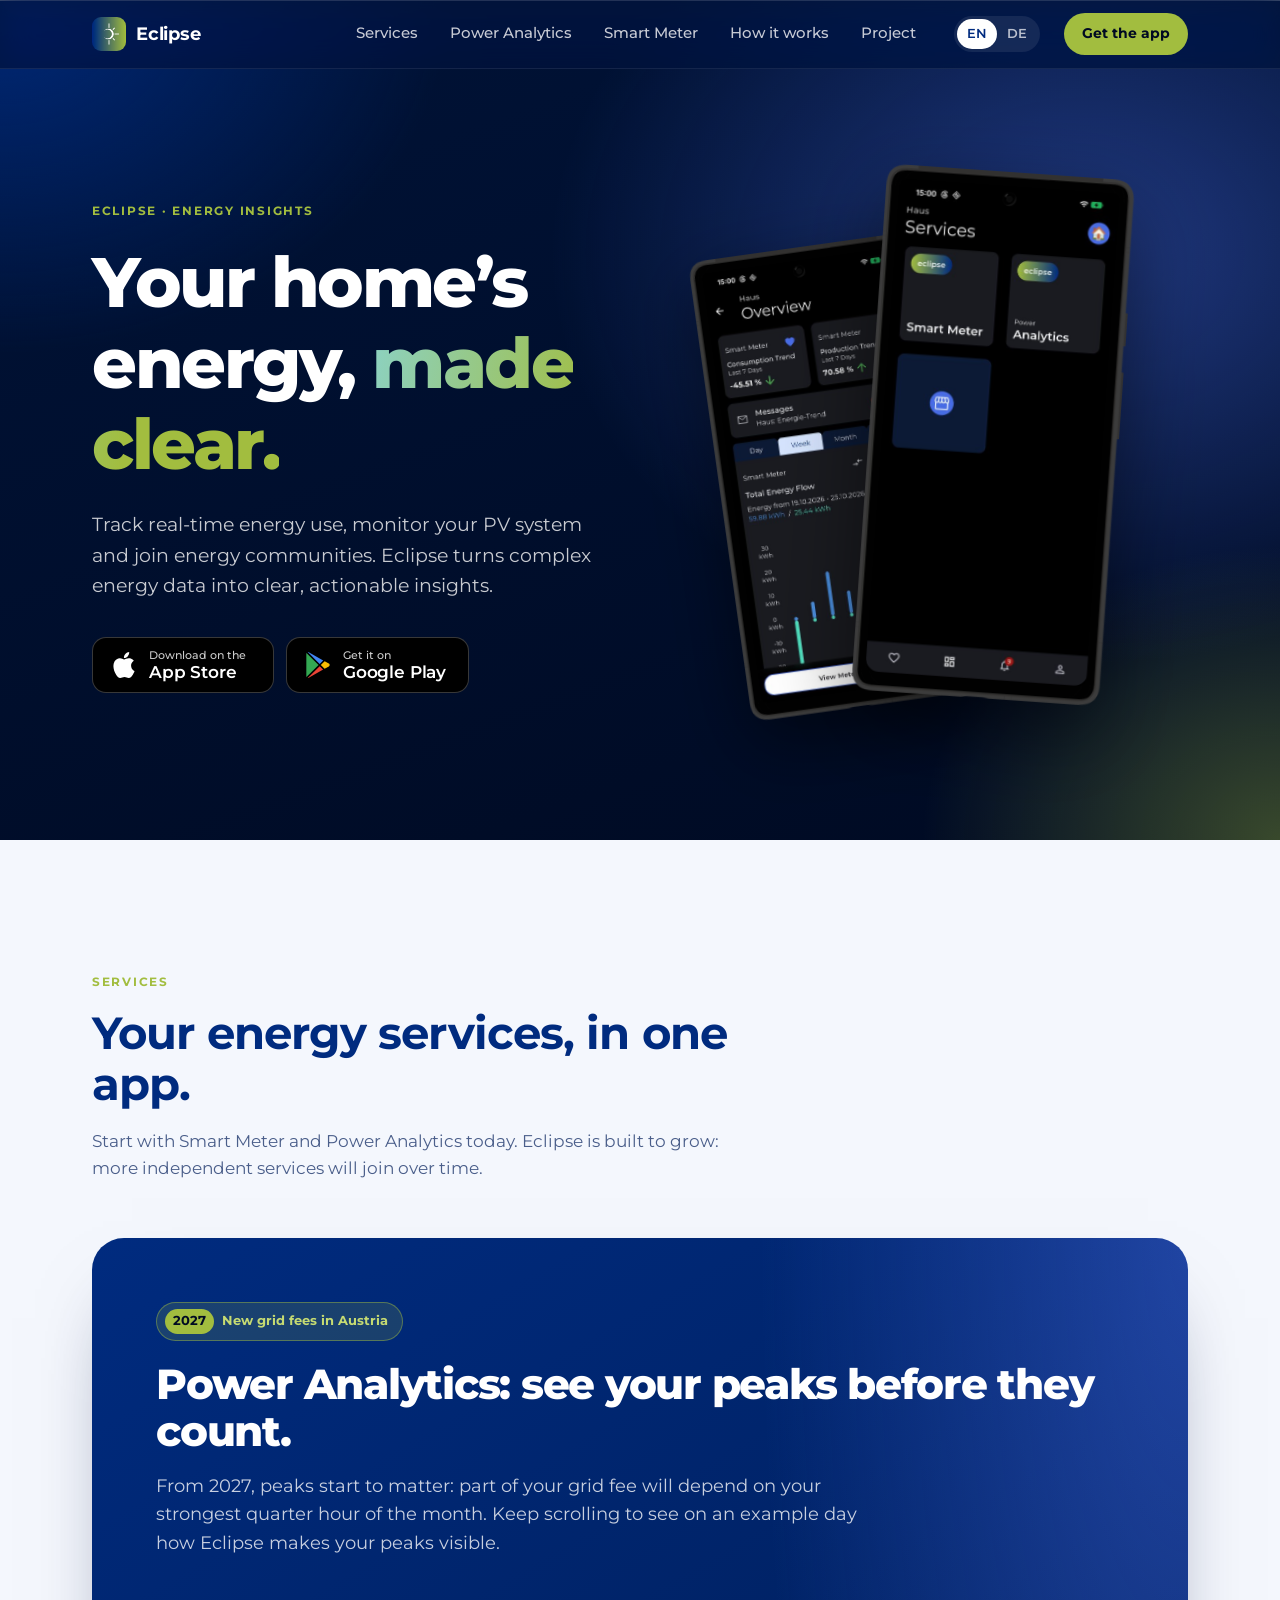
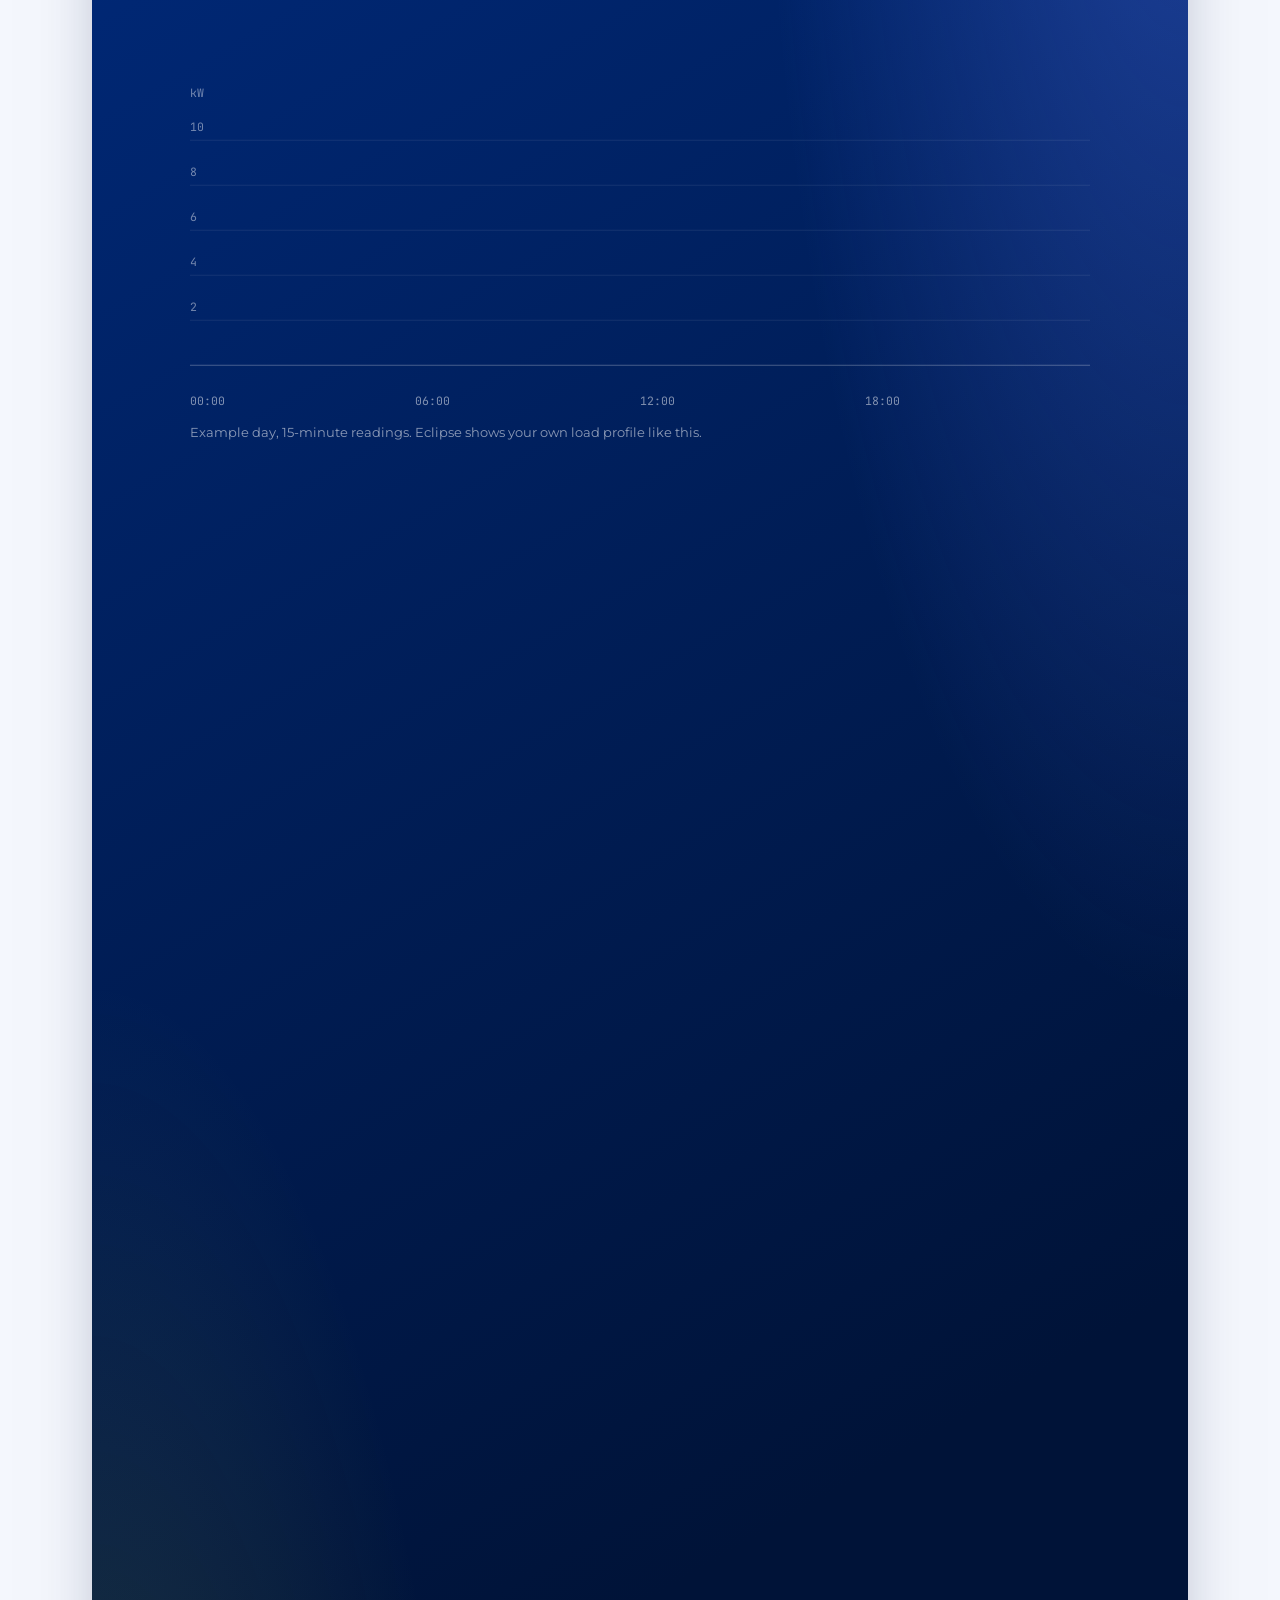
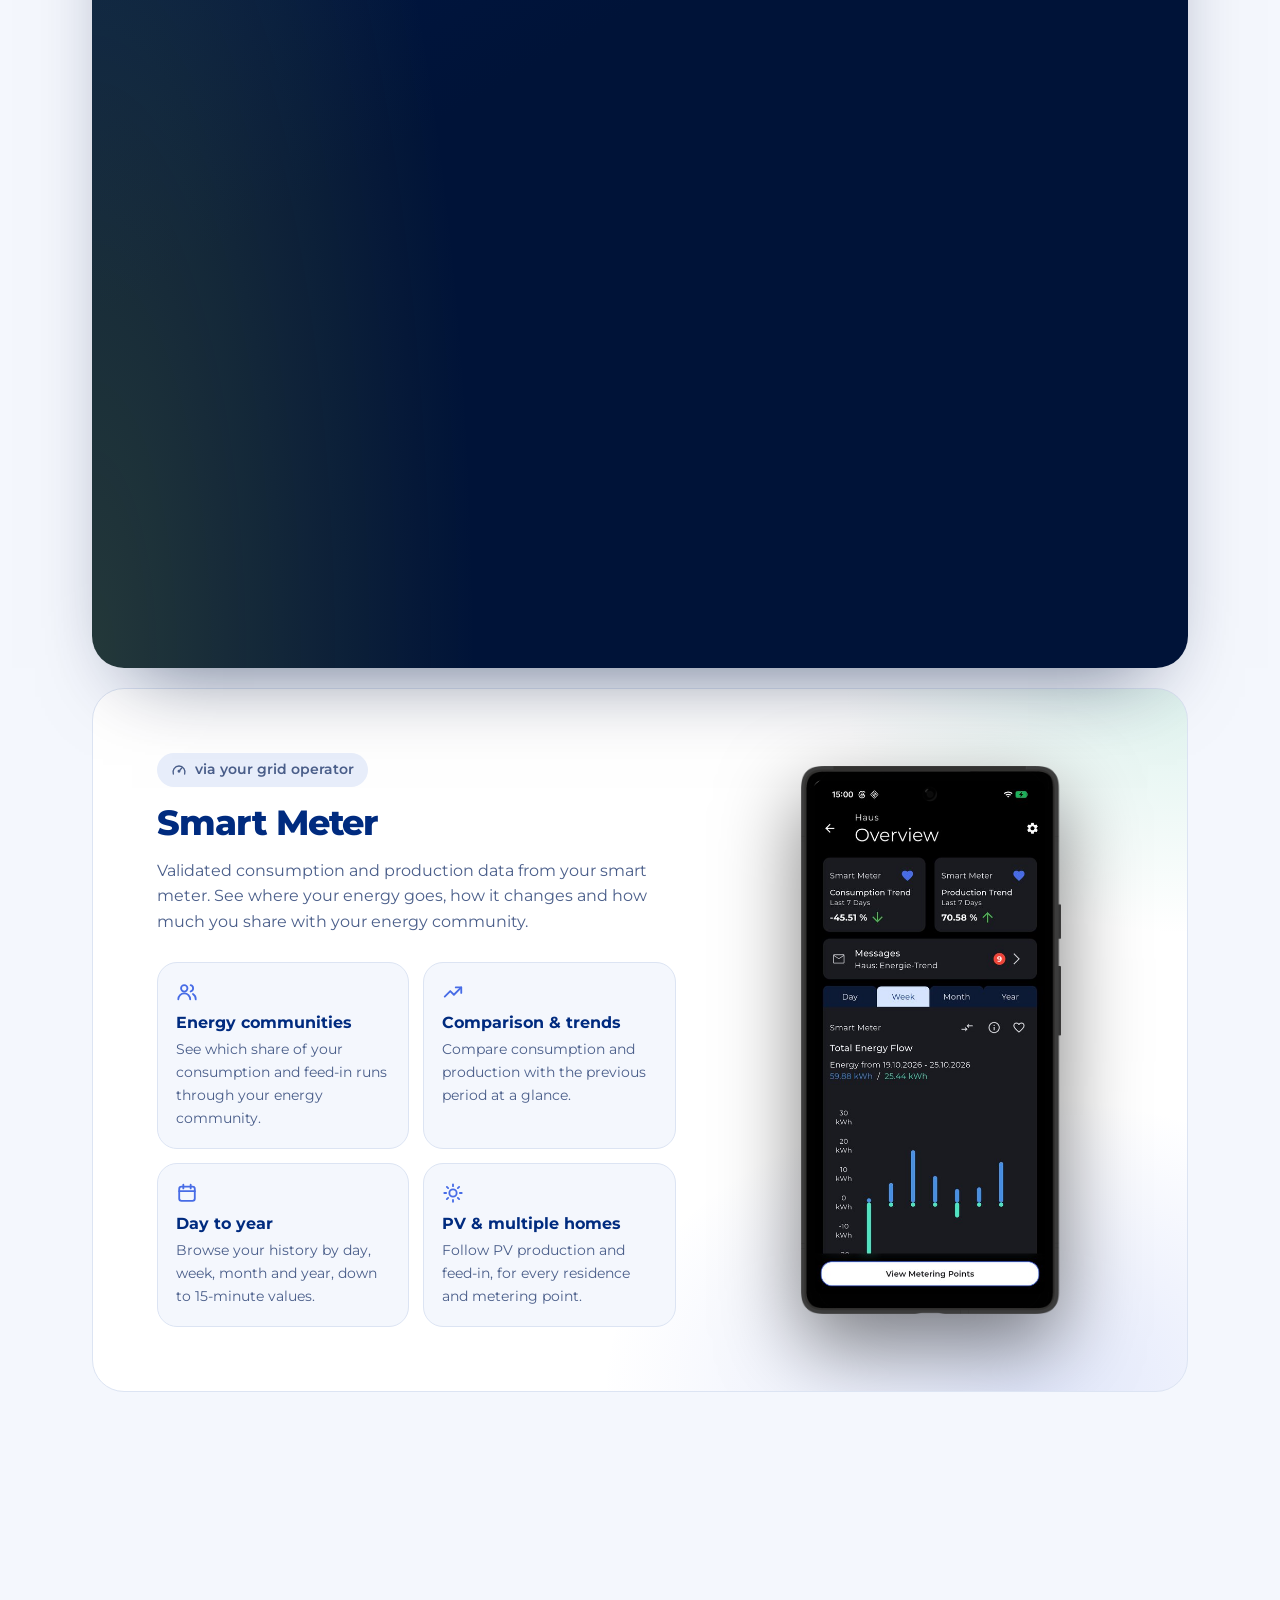
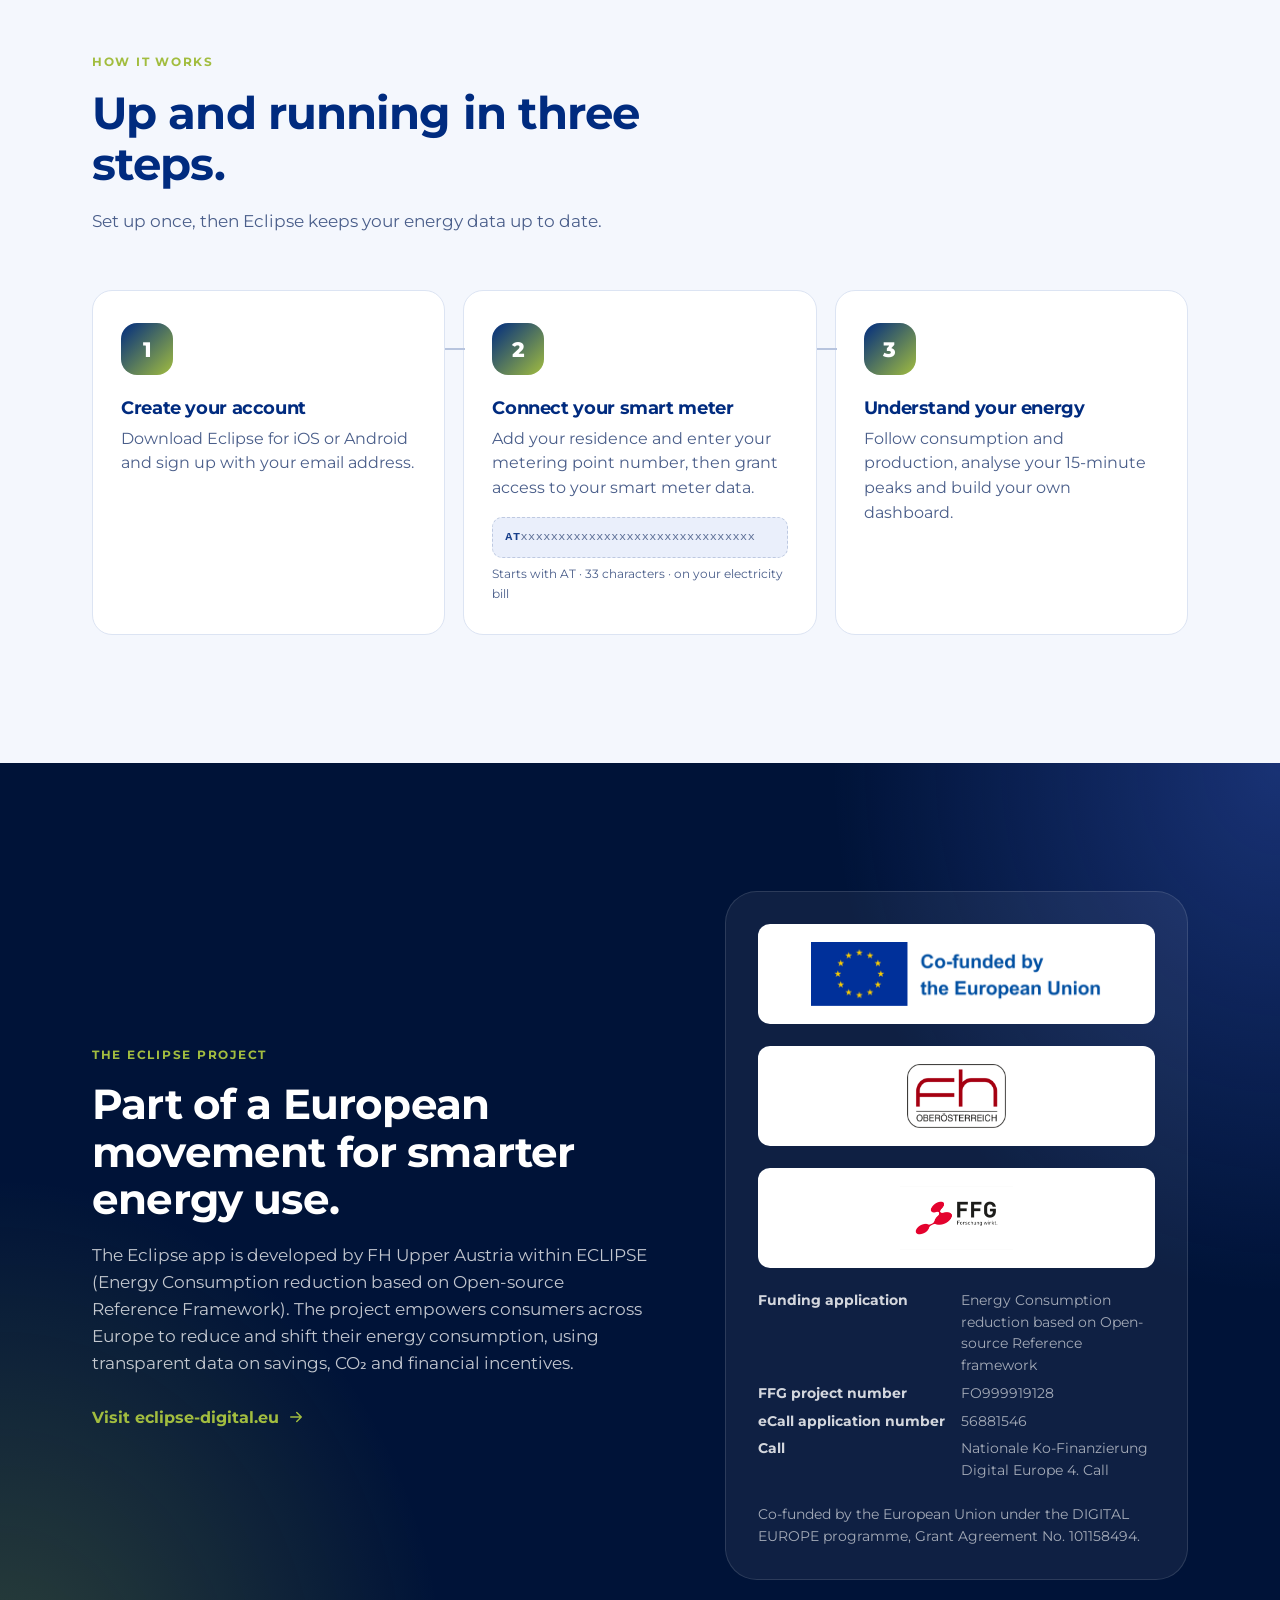
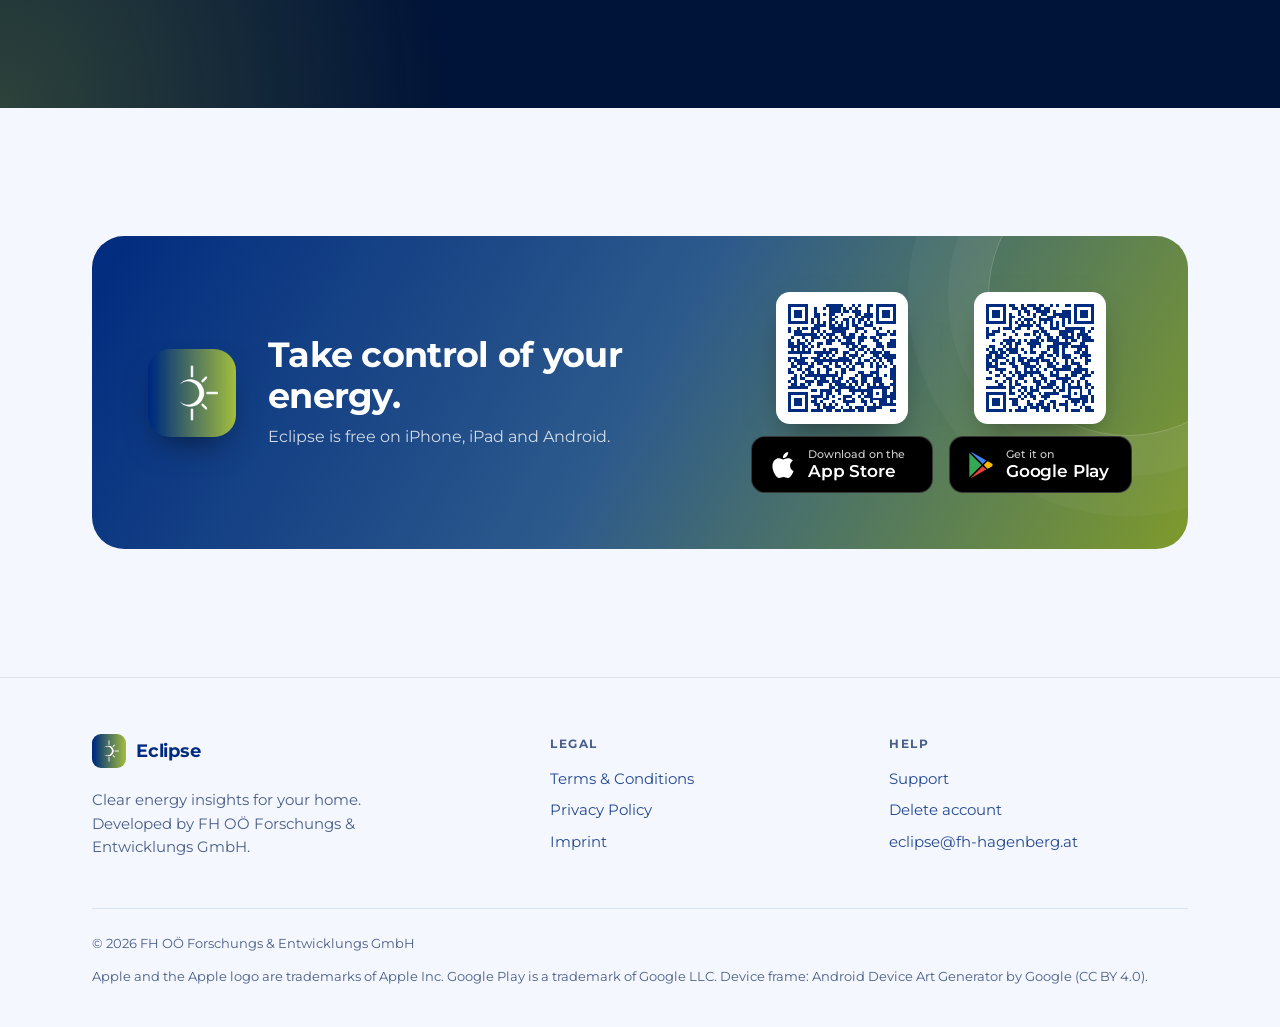
<file: eclipse-app/index.html>
<!doctype html>
<html lang="en">
<head>
  <meta charset="utf-8">
  <meta name="viewport" content="width=device-width, initial-scale=1">
  <title>Eclipse – Energy Insights for your home</title>
  <meta name="description" content="Track real-time energy use, monitor PV systems and join energy communities. The Eclipse app turns complex energy data into clear, actionable insights.">
  <meta name="theme-color" content="#001338">
  <link rel="icon" type="image/png" href="assets/img/app-icon.png">
  <link rel="apple-touch-icon" href="assets/img/apple-touch-icon.png">
  <link rel="canonical" href="https://eclipse-energy.github.io/eclipse-legal/eclipse-app/">
  <link rel="alternate" hreflang="en" href="https://eclipse-energy.github.io/eclipse-legal/eclipse-app/">
  <link rel="alternate" hreflang="de" href="https://eclipse-energy.github.io/eclipse-legal/eclipse-app/de/">
  <link rel="alternate" hreflang="x-default" href="https://eclipse-energy.github.io/eclipse-legal/eclipse-app/">
  <meta property="og:type" content="website">
  <meta property="og:title" content="Eclipse – Energy Insights">
  <meta property="og:description" content="Track real-time energy use, monitor PV systems and join energy communities.">
  <meta property="og:url" content="https://eclipse-energy.github.io/eclipse-legal/eclipse-app/">
  <meta property="og:image" content="https://eclipse-energy.github.io/eclipse-legal/eclipse-app/assets/img/og-banner.jpg">
  <meta property="og:locale" content="en_GB">
  <meta name="twitter:card" content="summary_large_image">
  <meta name="apple-itunes-app" content="app-id=6756777165">
  <link rel="stylesheet" href="assets/css/style.css">
  <script src="assets/js/power-story.js" defer></script>
</head>
<body>
  <svg width="0" height="0" style="position:absolute" aria-hidden="true">
    <symbol id="i-apple" viewBox="0 0 24 24"><path fill="currentColor" d="M12.152 6.896c-.948 0-2.415-1.078-3.96-1.04-2.04.027-3.91 1.183-4.961 3.014-2.117 3.675-.546 9.103 1.519 12.09 1.013 1.454 2.208 3.09 3.792 3.039 1.52-.065 2.09-.987 3.935-.987 1.831 0 2.35.987 3.96.948 1.637-.026 2.676-1.48 3.676-2.948 1.156-1.688 1.636-3.325 1.662-3.415-.039-.013-3.182-1.221-3.22-4.857-.026-3.04 2.48-4.494 2.597-4.559-1.429-2.09-3.623-2.324-4.39-2.376-2-.156-3.675 1.09-4.61 1.09zM15.53 3.83c.843-1.012 1.4-2.427 1.245-3.83-1.207.052-2.662.805-3.532 1.818-.78.896-1.454 2.338-1.273 3.714 1.338.104 2.715-.688 3.559-1.701"/></symbol>
    <symbol id="i-play" viewBox="0 0 24 24"><path fill="#34A853" d="M1.337.924a1.486 1.486 0 0 0-.112.568v21.017c0 .217.045.419.124.6l11.155-11.087L1.337.924z"/><path fill="#FBBC04" d="M22.018 13.298l-3.919 2.218-3.515-3.493 3.543-3.521 3.891 2.202a1.49 1.49 0 0 1 0 2.594z"/><path fill="#4285F4" d="M13.544 10.989l3.258-3.238L3.45.195a1.466 1.466 0 0 0-.946-.179l11.04 10.973z"/><path fill="#EA4335" d="M13.544 13.056l-11 10.933c.298.036.612-.016.906-.183l13.324-7.54-3.23-3.21z"/></symbol>
    <symbol id="i-gauge" viewBox="0 0 24 24"><g fill="none" stroke="currentColor" stroke-width="2" stroke-linecap="round" stroke-linejoin="round"><path d="M3.5 18a9 9 0 1 1 17 0"/><path d="m12 14 4-5"/><circle cx="12" cy="14" r="1.2" fill="currentColor"/></g></symbol>
    <symbol id="i-community" viewBox="0 0 24 24"><g fill="none" stroke="currentColor" stroke-width="2" stroke-linecap="round" stroke-linejoin="round"><circle cx="9" cy="8" r="3.5"/><path d="M2.5 20a6.5 6.5 0 0 1 13 0"/><path d="M16 4.6a3.5 3.5 0 0 1 0 6.8M18.5 14.2A6.5 6.5 0 0 1 21.5 20"/></g></symbol>
    <symbol id="i-trend" viewBox="0 0 24 24"><g fill="none" stroke="currentColor" stroke-width="2" stroke-linecap="round" stroke-linejoin="round"><path d="m3 17 6-6 4 4 8-8"/><path d="M15 7h6v6"/></g></symbol>
    <symbol id="i-calendar" viewBox="0 0 24 24"><g fill="none" stroke="currentColor" stroke-width="2" stroke-linecap="round" stroke-linejoin="round"><rect x="3.5" y="5" width="17" height="15.5" rx="2.5"/><path d="M3.5 10h17M8 3v4M16 3v4"/></g></symbol>
    <symbol id="i-sun" viewBox="0 0 24 24"><g fill="none" stroke="currentColor" stroke-width="2" stroke-linecap="round"><circle cx="12" cy="12" r="4"/><path d="M12 2.5v2M12 19.5v2M2.5 12h2M19.5 12h2M5.3 5.3l1.4 1.4M17.3 17.3l1.4 1.4M5.3 18.7l1.4-1.4M17.3 6.7l1.4-1.4"/></g></symbol>
    <symbol id="i-arrow" viewBox="0 0 24 24"><path fill="none" stroke="currentColor" stroke-width="2" stroke-linecap="round" stroke-linejoin="round" d="M5 12h14M13 6l6 6-6 6"/></symbol>
  </svg>

  <a class="skip-link" href="#main">Skip to content</a>

  <header class="site-header">
    <nav class="container nav" aria-label="Main">
      <a class="brand" href="./">
        <img src="assets/img/app-icon.png" alt="" width="34" height="34">
        Eclipse
      </a>
      <ul class="nav-links">
        <li><a href="#services">Services</a></li>
        <li><a href="#power-analytics">Power Analytics</a></li>
        <li><a href="#smart-meter">Smart Meter</a></li>
        <li><a href="#how">How it works</a></li>
        <li><a href="#project">Project</a></li>
      </ul>
      <div class="lang-switch" aria-label="Language">
        <span aria-current="true">EN</span>
        <a href="de/" hreflang="de" lang="de">DE</a>
      </div>
      <a class="nav-cta" href="#download">Get the app</a>
    </nav>
  </header>

  <main id="main">
    <section class="hero">
      <div class="container hero-grid">
        <div class="hero-copy">
          <span class="eyebrow">Eclipse · Energy Insights</span>
          <h1>Your home’s energy, <em>made clear.</em></h1>
          <p class="hero-lead">Track real-time energy use, monitor your PV system and join energy communities. Eclipse turns complex energy data into clear, actionable insights.</p>
          <div class="store-buttons">
            <a class="store-btn" href="https://apps.apple.com/at/app/eclipse-energy-insights/id6756777165?l=en-GB">
              <svg aria-hidden="true"><use href="#i-apple"/></svg>
              <span><small>Download on the</small><strong>App Store</strong></span>
            </a>
            <a class="store-btn" href="https://play.google.com/store/apps/details?id=energy.eclipse.app&amp;hl=en">
              <svg aria-hidden="true"><use href="#i-play"/></svg>
              <span><small>Get it on</small><strong>Google Play</strong></span>
            </a>
          </div>
        </div>
        <div class="hero-visual">
          <div class="phone phone--back">
            <div class="screen"><img src="assets/img/phone/smart-meter.jpg" alt="Smart meter overview with consumption and production trends and weekly energy flow" width="451" height="1000" fetchpriority="high"></div>
          </div>
          <div class="phone phone--front">
            <div class="screen"><img src="assets/img/phone/services.jpg" alt="Eclipse services: Smart Meter and Power Analytics" width="451" height="1000" fetchpriority="high"></div>
          </div>
        </div>
      </div>
    </section>

    <section class="section" id="services">
      <div class="container">
        <div class="section-head">
          <span class="eyebrow">Services</span>
          <h2>Your energy services, in one app.</h2>
          <p>Start with Smart Meter and Power Analytics today. Eclipse is built to grow: more independent services will join over time.</p>
        </div>

        <article class="spotlight" id="power-analytics">
          <div class="spotlight-head">
            <span class="badge"><b>2027</b>New grid fees in Austria</span>
            <h3>Power Analytics: see your peaks before they count.</h3>
            <p class="story-intro">From 2027, peaks start to matter: part of your grid fee will depend on your strongest quarter hour of the month. Keep scrolling to see on an example day how Eclipse makes your peaks visible.</p>
          </div>

          <div class="story">
            <div class="story-stage">
              <div class="story-copy">
                <p class="spotlight-lead">From <strong>1 January 2027</strong>, households in Austria also pay a <strong>power price</strong>. It is based on your highest 15-minute peak each month; grid areas switch over by 1 July 2028 at the latest. Power Analytics shows when your peaks happen, so you can spread out the load from your EV, heat pump or oven.</p>
                <p class="spotlight-source">Source: E-Control, Systemnutzungsentgelte-Grundsatzverordnung, <a href="https://www.ris.bka.gv.at/Dokumente/BgblAuth/BGBLA_2026_II_299/BGBLA_2026_II_299.html">BGBl. II Nr. 299/2026</a></p>
                <ul class="checks">
              <li><strong>Overview:</strong> your highest 15-minute power, power trend and unusual peaks</li>
              <li><strong>Times:</strong> heatmap of when your load rises, plus your typical daily load</li>
              <li><strong>Frequency:</strong> set your own peak limit and see how often you exceed it</li>
              <li><strong>Daily detail:</strong> your three highest readings of any day</li>
            </ul>
                <p class="disclaimer">Eclipse analyses your power peaks. It does not calculate grid costs.</p>
              </div>

              <figure class="curve" style="--peak-x:33.85%;--peak-y:7.88%">
                <div class="curve-plot">
                  <svg viewBox="0 0 960 320" preserveAspectRatio="none" role="img" aria-label="Example day: power in 15-minute readings. The EV charges in the morning; the highest quarter hour is at 08:00 with 11.45 kW.">
                <g class="curve-grid"><line x1="0" x2="960" y1="60.0" y2="60.0"/><line x1="0" x2="960" y1="108.0" y2="108.0"/><line x1="0" x2="960" y1="156.0" y2="156.0"/><line x1="0" x2="960" y1="204.0" y2="204.0"/><line x1="0" x2="960" y1="252.0" y2="252.0"/><line class="curve-base" x1="0" x2="960" y1="300" y2="300"/></g>
                <g class="curve-bars"><rect class="bar" style="--i:0" x="2.0" y="291.1" width="6.0" height="8.9" rx="1.5" data-kw="0.37"/><rect class="bar" style="--i:1" x="12.0" y="291.8" width="6.0" height="8.2" rx="1.5" data-kw="0.34"/><rect class="bar" style="--i:2" x="22.0" y="290.4" width="6.0" height="9.6" rx="1.5" data-kw="0.4"/><rect class="bar" style="--i:3" x="32.0" y="291.8" width="6.0" height="8.2" rx="1.5" data-kw="0.34"/><rect class="bar" style="--i:4" x="42.0" y="291.1" width="6.0" height="8.9" rx="1.5" data-kw="0.37"/><rect class="bar" style="--i:5" x="52.0" y="289.2" width="6.0" height="10.8" rx="1.5" data-kw="0.45"/><rect class="bar" style="--i:6" x="62.0" y="292.6" width="6.0" height="7.4" rx="1.5" data-kw="0.31"/><rect class="bar" style="--i:7" x="72.0" y="291.6" width="6.0" height="8.4" rx="1.5" data-kw="0.35"/><rect class="bar" style="--i:8" x="82.0" y="290.4" width="6.0" height="9.6" rx="1.5" data-kw="0.4"/><rect class="bar" style="--i:9" x="92.0" y="292.6" width="6.0" height="7.4" rx="1.5" data-kw="0.31"/><rect class="bar" style="--i:10" x="102.0" y="292.3" width="6.0" height="7.7" rx="1.5" data-kw="0.32"/><rect class="bar" style="--i:11" x="112.0" y="289.9" width="6.0" height="10.1" rx="1.5" data-kw="0.42"/><rect class="bar" style="--i:12" x="122.0" y="289.2" width="6.0" height="10.8" rx="1.5" data-kw="0.45"/><rect class="bar" style="--i:13" x="132.0" y="291.6" width="6.0" height="8.4" rx="1.5" data-kw="0.35"/><rect class="bar" style="--i:14" x="142.0" y="292.1" width="6.0" height="7.9" rx="1.5" data-kw="0.33"/><rect class="bar" style="--i:15" x="152.0" y="289.2" width="6.0" height="10.8" rx="1.5" data-kw="0.45"/><rect class="bar" style="--i:16" x="162.0" y="291.6" width="6.0" height="8.4" rx="1.5" data-kw="0.35"/><rect class="bar" style="--i:17" x="172.0" y="290.6" width="6.0" height="9.4" rx="1.5" data-kw="0.39"/><rect class="bar" style="--i:18" x="182.0" y="290.6" width="6.0" height="9.4" rx="1.5" data-kw="0.39"/><rect class="bar" style="--i:19" x="192.0" y="290.4" width="6.0" height="9.6" rx="1.5" data-kw="0.4"/><rect class="bar" style="--i:20" x="202.0" y="289.4" width="6.0" height="10.6" rx="1.5" data-kw="0.44"/><rect class="bar" style="--i:21" x="212.0" y="289.4" width="6.0" height="10.6" rx="1.5" data-kw="0.44"/><rect class="bar" style="--i:22" x="222.0" y="290.4" width="6.0" height="9.6" rx="1.5" data-kw="0.4"/><rect class="bar" style="--i:23" x="232.0" y="289.9" width="6.0" height="10.1" rx="1.5" data-kw="0.42"/><rect class="bar" style="--i:24" x="242.0" y="289.9" width="6.0" height="10.1" rx="1.5" data-kw="0.42"/><rect class="bar" style="--i:25" x="252.0" y="290.4" width="6.0" height="9.6" rx="1.5" data-kw="0.4"/><rect class="bar" style="--i:26" x="262.0" y="283.2" width="6.0" height="16.8" rx="1.5" data-kw="0.7"/><rect class="bar" style="--i:27" x="272.0" y="254.4" width="6.0" height="45.6" rx="1.5" data-kw="1.9"/><rect class="bar" style="--i:28" x="282.0" y="244.8" width="6.0" height="55.2" rx="1.5" data-kw="2.3"/><rect class="bar" style="--i:29" x="292.0" y="273.6" width="6.0" height="26.4" rx="1.5" data-kw="1.1"/><rect class="bar" style="--i:30" x="302.0" y="249.6" width="6.0" height="50.4" rx="1.5" data-kw="2.1"/><rect class="bar" style="--i:31" x="312.0" y="280.8" width="6.0" height="19.2" rx="1.5" data-kw="0.8"/><g class="curve-spike" data-keep="0"><rect class="bar bar--hot" style="--i:32" x="322.0" y="25.2" width="6.0" height="274.8" rx="1.5" data-kw="11.45" data-base="0.62"/><rect class="bar bar--hot" style="--i:33" x="332.0" y="26.9" width="6.0" height="273.1" rx="1.5" data-kw="11.38" data-base="0.55"/><rect class="bar bar--hot" style="--i:34" x="342.0" y="27.6" width="6.0" height="272.4" rx="1.5" data-kw="11.35" data-base="0.68"/><rect class="bar bar--hot" style="--i:35" x="352.0" y="28.1" width="6.0" height="271.9" rx="1.5" data-kw="11.33" data-base="0.5"/><rect class="bar bar--hot" style="--i:36" x="362.0" y="27.4" width="6.0" height="272.6" rx="1.5" data-kw="11.36" data-base="0.58"/><rect class="bar bar--hot" style="--i:37" x="372.0" y="28.6" width="6.0" height="271.4" rx="1.5" data-kw="11.31" data-base="0.64"/><rect class="bar bar--hot" style="--i:38" x="382.0" y="27.8" width="6.0" height="272.2" rx="1.5" data-kw="11.34" data-base="0.52"/><rect class="bar bar--hot" style="--i:39" x="392.0" y="28.8" width="6.0" height="271.2" rx="1.5" data-kw="11.3" data-base="0.6"/></g><rect class="bar" style="--i:40" x="402.0" y="288.5" width="6.0" height="11.5" rx="1.5" data-kw="0.48"/><rect class="bar" style="--i:41" x="412.0" y="288.7" width="6.0" height="11.3" rx="1.5" data-kw="0.47"/><rect class="bar" style="--i:42" x="422.0" y="288.2" width="6.0" height="11.8" rx="1.5" data-kw="0.49"/><rect class="bar" style="--i:43" x="432.0" y="289.0" width="6.0" height="11.0" rx="1.5" data-kw="0.46"/><rect class="bar" style="--i:44" x="442.0" y="288.2" width="6.0" height="11.8" rx="1.5" data-kw="0.49"/><rect class="bar" style="--i:45" x="452.0" y="287.3" width="6.0" height="12.7" rx="1.5" data-kw="0.53"/><rect class="bar" style="--i:46" x="462.0" y="261.6" width="6.0" height="38.4" rx="1.5" data-kw="1.6"/><rect class="bar" style="--i:47" x="472.0" y="232.8" width="6.0" height="67.2" rx="1.5" data-kw="2.8"/><rect class="bar" style="--i:48" x="482.0" y="237.6" width="6.0" height="62.4" rx="1.5" data-kw="2.6"/><rect class="bar" style="--i:49" x="492.0" y="266.4" width="6.0" height="33.6" rx="1.5" data-kw="1.4"/><rect class="bar" style="--i:50" x="502.0" y="278.4" width="6.0" height="21.6" rx="1.5" data-kw="0.9"/><rect class="bar" style="--i:51" x="512.0" y="290.6" width="6.0" height="9.4" rx="1.5" data-kw="0.39"/><rect class="bar" style="--i:52" x="522.0" y="250.8" width="6.0" height="49.2" rx="1.5" data-kw="2.05"/><rect class="bar" style="--i:53" x="532.0" y="249.6" width="6.0" height="50.4" rx="1.5" data-kw="2.1"/><rect class="bar" style="--i:54" x="542.0" y="285.6" width="6.0" height="14.4" rx="1.5" data-kw="0.6"/><rect class="bar" style="--i:55" x="552.0" y="254.4" width="6.0" height="45.6" rx="1.5" data-kw="1.9"/><rect class="bar" style="--i:56" x="562.0" y="286.8" width="6.0" height="13.2" rx="1.5" data-kw="0.55"/><rect class="bar" style="--i:57" x="572.0" y="285.8" width="6.0" height="14.2" rx="1.5" data-kw="0.59"/><rect class="bar" style="--i:58" x="582.0" y="290.4" width="6.0" height="9.6" rx="1.5" data-kw="0.4"/><rect class="bar" style="--i:59" x="592.0" y="288.0" width="6.0" height="12.0" rx="1.5" data-kw="0.5"/><rect class="bar" style="--i:60" x="602.0" y="248.4" width="6.0" height="51.6" rx="1.5" data-kw="2.15"/><rect class="bar" style="--i:61" x="612.0" y="271.2" width="6.0" height="28.8" rx="1.5" data-kw="1.2"/><rect class="bar" style="--i:62" x="622.0" y="288.0" width="6.0" height="12.0" rx="1.5" data-kw="0.5"/><rect class="bar" style="--i:63" x="632.0" y="283.2" width="6.0" height="16.8" rx="1.5" data-kw="0.7"/><rect class="bar" style="--i:64" x="642.0" y="289.2" width="6.0" height="10.8" rx="1.5" data-kw="0.45"/><rect class="bar" style="--i:65" x="652.0" y="286.1" width="6.0" height="13.9" rx="1.5" data-kw="0.58"/><rect class="bar" style="--i:66" x="662.0" y="285.6" width="6.0" height="14.4" rx="1.5" data-kw="0.6"/><rect class="bar" style="--i:67" x="672.0" y="287.0" width="6.0" height="13.0" rx="1.5" data-kw="0.54"/><rect class="bar" style="--i:68" x="682.0" y="290.2" width="6.0" height="9.8" rx="1.5" data-kw="0.41"/><rect class="bar" style="--i:69" x="692.0" y="288.0" width="6.0" height="12.0" rx="1.5" data-kw="0.5"/><rect class="bar" style="--i:70" x="702.0" y="266.4" width="6.0" height="33.6" rx="1.5" data-kw="1.4"/><rect class="bar" style="--i:71" x="712.0" y="225.6" width="6.0" height="74.4" rx="1.5" data-kw="3.1"/><rect class="bar" style="--i:72" x="722.0" y="218.4" width="6.0" height="81.6" rx="1.5" data-kw="3.4"/><rect class="bar" style="--i:73" x="732.0" y="235.2" width="6.0" height="64.8" rx="1.5" data-kw="2.7"/><rect class="bar" style="--i:74" x="742.0" y="256.8" width="6.0" height="43.2" rx="1.5" data-kw="1.8"/><rect class="bar" style="--i:75" x="752.0" y="247.2" width="6.0" height="52.8" rx="1.5" data-kw="2.2"/><rect class="bar" style="--i:76" x="762.0" y="273.6" width="6.0" height="26.4" rx="1.5" data-kw="1.1"/><rect class="bar" style="--i:77" x="772.0" y="280.1" width="6.0" height="19.9" rx="1.5" data-kw="0.83"/><rect class="bar" style="--i:78" x="782.0" y="280.1" width="6.0" height="19.9" rx="1.5" data-kw="0.83"/><rect class="bar" style="--i:79" x="792.0" y="283.0" width="6.0" height="17.0" rx="1.5" data-kw="0.71"/><rect class="bar" style="--i:80" x="802.0" y="285.1" width="6.0" height="14.9" rx="1.5" data-kw="0.62"/><rect class="bar" style="--i:81" x="812.0" y="281.8" width="6.0" height="18.2" rx="1.5" data-kw="0.76"/><rect class="bar" style="--i:82" x="822.0" y="280.8" width="6.0" height="19.2" rx="1.5" data-kw="0.8"/><rect class="bar" style="--i:83" x="832.0" y="285.1" width="6.0" height="14.9" rx="1.5" data-kw="0.62"/><rect class="bar" style="--i:84" x="842.0" y="285.6" width="6.0" height="14.4" rx="1.5" data-kw="0.6"/><rect class="bar" style="--i:85" x="852.0" y="288.7" width="6.0" height="11.3" rx="1.5" data-kw="0.47"/><rect class="bar" style="--i:86" x="862.0" y="285.8" width="6.0" height="14.2" rx="1.5" data-kw="0.59"/><rect class="bar" style="--i:87" x="872.0" y="284.6" width="6.0" height="15.4" rx="1.5" data-kw="0.64"/><rect class="bar" style="--i:88" x="882.0" y="287.8" width="6.0" height="12.2" rx="1.5" data-kw="0.51"/><rect class="bar" style="--i:89" x="892.0" y="290.9" width="6.0" height="9.1" rx="1.5" data-kw="0.38"/><rect class="bar" style="--i:90" x="902.0" y="291.1" width="6.0" height="8.9" rx="1.5" data-kw="0.37"/><rect class="bar" style="--i:91" x="912.0" y="288.5" width="6.0" height="11.5" rx="1.5" data-kw="0.48"/><rect class="bar" style="--i:92" x="922.0" y="289.0" width="6.0" height="11.0" rx="1.5" data-kw="0.46"/><rect class="bar" style="--i:93" x="932.0" y="290.6" width="6.0" height="9.4" rx="1.5" data-kw="0.39"/><rect class="bar" style="--i:94" x="942.0" y="289.7" width="6.0" height="10.3" rx="1.5" data-kw="0.43"/><rect class="bar" style="--i:95" x="952.0" y="291.1" width="6.0" height="8.9" rx="1.5" data-kw="0.37"/></g>
                <g class="curve-hot"><g class="curve-spike" data-keep="0"><rect class="bar bar--peak" style="--i:32" x="322.0" y="25.2" width="6.0" height="259.9" rx="1.5"/><rect class="bar" style="--i:33" x="332.0" y="26.9" width="6.0" height="259.9" rx="1.5"/><rect class="bar" style="--i:34" x="342.0" y="27.6" width="6.0" height="256.1" rx="1.5"/><rect class="bar" style="--i:35" x="352.0" y="28.1" width="6.0" height="259.9" rx="1.5"/><rect class="bar" style="--i:36" x="362.0" y="27.4" width="6.0" height="258.7" rx="1.5"/><rect class="bar" style="--i:37" x="372.0" y="28.6" width="6.0" height="256.0" rx="1.5"/><rect class="bar" style="--i:38" x="382.0" y="27.8" width="6.0" height="259.7" rx="1.5"/><rect class="bar" style="--i:39" x="392.0" y="28.8" width="6.0" height="256.8" rx="1.5"/></g><rect class="bar bar--base" style="--i:32" x="322.0" y="285.1" width="6.0" height="14.9" rx="1.5"/><rect class="bar bar--base" style="--i:33" x="332.0" y="286.8" width="6.0" height="13.2" rx="1.5"/><rect class="bar bar--base" style="--i:34" x="342.0" y="283.7" width="6.0" height="16.3" rx="1.5"/><rect class="bar bar--base" style="--i:35" x="352.0" y="288.0" width="6.0" height="12.0" rx="1.5"/><rect class="bar bar--base" style="--i:36" x="362.0" y="286.1" width="6.0" height="13.9" rx="1.5"/><rect class="bar bar--base" style="--i:37" x="372.0" y="284.6" width="6.0" height="15.4" rx="1.5"/><rect class="bar bar--base" style="--i:38" x="382.0" y="287.5" width="6.0" height="12.5" rx="1.5"/><rect class="bar bar--base" style="--i:39" x="392.0" y="285.6" width="6.0" height="14.4" rx="1.5"/></g>
                <g class="curve-shift"><rect style="--i:0;--dx:320px" x="2.0" y="204.7" width="6.0" height="86.4" rx="1.5" data-i="0" data-kw="3.6"/><rect style="--i:1;--dx:310px" x="12.0" y="205.4" width="6.0" height="86.4" rx="1.5" data-i="1" data-kw="3.6"/><rect style="--i:2;--dx:300px" x="22.0" y="204.0" width="6.0" height="86.4" rx="1.5" data-i="2" data-kw="3.6"/><rect style="--i:3;--dx:300px" x="32.0" y="205.4" width="6.0" height="86.4" rx="1.5" data-i="3" data-kw="3.6"/><rect style="--i:4;--dx:290px" x="42.0" y="204.7" width="6.0" height="86.4" rx="1.5" data-i="4" data-kw="3.6"/><rect style="--i:5;--dx:280px" x="52.0" y="202.8" width="6.0" height="86.4" rx="1.5" data-i="5" data-kw="3.6"/><rect style="--i:6;--dx:280px" x="62.0" y="206.2" width="6.0" height="86.4" rx="1.5" data-i="6" data-kw="3.6"/><rect style="--i:7;--dx:270px" x="72.0" y="205.2" width="6.0" height="86.4" rx="1.5" data-i="7" data-kw="3.6"/><rect style="--i:8;--dx:260px" x="82.0" y="204.0" width="6.0" height="86.4" rx="1.5" data-i="8" data-kw="3.6"/><rect style="--i:9;--dx:260px" x="92.0" y="206.2" width="6.0" height="86.4" rx="1.5" data-i="9" data-kw="3.6"/><rect style="--i:10;--dx:250px" x="102.0" y="205.9" width="6.0" height="86.4" rx="1.5" data-i="10" data-kw="3.6"/><rect style="--i:11;--dx:240px" x="112.0" y="203.5" width="6.0" height="86.4" rx="1.5" data-i="11" data-kw="3.6"/><rect style="--i:12;--dx:240px" x="122.0" y="202.8" width="6.0" height="86.4" rx="1.5" data-i="12" data-kw="3.6"/><rect style="--i:13;--dx:230px" x="132.0" y="205.2" width="6.0" height="86.4" rx="1.5" data-i="13" data-kw="3.6"/><rect style="--i:14;--dx:220px" x="142.0" y="205.7" width="6.0" height="86.4" rx="1.5" data-i="14" data-kw="3.6"/><rect style="--i:15;--dx:220px" x="152.0" y="202.8" width="6.0" height="86.4" rx="1.5" data-i="15" data-kw="3.6"/><rect style="--i:16;--dx:210px" x="162.0" y="205.2" width="6.0" height="86.4" rx="1.5" data-i="16" data-kw="3.6"/><rect style="--i:17;--dx:200px" x="172.0" y="204.2" width="6.0" height="86.4" rx="1.5" data-i="17" data-kw="3.6"/><rect style="--i:18;--dx:200px" x="182.0" y="204.2" width="6.0" height="86.4" rx="1.5" data-i="18" data-kw="3.6"/><rect style="--i:19;--dx:190px" x="192.0" y="204.0" width="6.0" height="86.4" rx="1.5" data-i="19" data-kw="3.6"/><rect style="--i:20;--dx:180px" x="202.0" y="203.0" width="6.0" height="86.4" rx="1.5" data-i="20" data-kw="3.6"/><rect style="--i:21;--dx:180px" x="212.0" y="203.0" width="6.0" height="86.4" rx="1.5" data-i="21" data-kw="3.6"/><rect style="--i:22;--dx:170px" x="222.0" y="204.0" width="6.0" height="86.4" rx="1.5" data-i="22" data-kw="3.6"/><rect style="--i:23;--dx:160px" x="232.0" y="203.5" width="6.0" height="86.4" rx="1.5" data-i="23" data-kw="3.6"/></g>
              </svg>
                  <div class="curve-y" aria-hidden="true"><span class="curve-unit" style="top:0">kW</span><span style="top:78.75%">2</span><span style="top:63.75%">4</span><span style="top:48.75%">6</span><span style="top:33.75%">8</span><span style="top:18.75%">10</span></div>
                  <div class="curve-max" aria-hidden="true"><p class="curve-tag">Max <span class="num" data-max>–</span></p></div>
                  <div class="curve-cursor" aria-hidden="true"><div class="curve-readout"><p class="curve-tag num" data-readout>00:00</p></div></div>
                  <p class="curve-shift-note" aria-hidden="true">Example: charging the EV at night</p>
                  <div class="curve-peak" aria-hidden="true"><span class="curve-ring"></span>
                    <p class="curve-note"><span class="num">08:00</span> <span class="num">11.45 kW</span><small>highest quarter hour</small></p>
                  </div>
                </div>
                <div class="curve-x" aria-hidden="true"><span style="left:0.00%">00:00</span><span style="left:25.00%">06:00</span><span style="left:50.00%">12:00</span><span style="left:75.00%">18:00</span></div>
                <figcaption>Example day, 15-minute readings. Eclipse shows your own load profile like this.</figcaption>
              </figure>

              <div class="fan" role="group" aria-label="Power Analytics screens">
            <div class="phone phone--left"><div class="screen"><img src="assets/img/phone/analytics-frequency.jpg" alt="Power Analytics frequency view with a custom peak limit" width="451" height="1000" loading="lazy"></div></div>
            <div class="phone phone--center"><div class="screen"><img src="assets/img/phone/analytics-overview.jpg" alt="Power Analytics overview with the highest 15-minute power of the month" width="451" height="1000" loading="lazy"></div></div>
            <div class="phone phone--right"><div class="screen"><img src="assets/img/phone/analytics-times.jpg" alt="Power Analytics heatmap showing when the load rises" width="451" height="1000" loading="lazy"></div></div>
          </div>
            </div>

            <div class="story-track" aria-hidden="true">
              <div class="story-step"></div><div class="story-step"></div><div class="story-step"></div>
            </div>
          </div>
        </article>

        <article class="smartmeter" id="smart-meter">
          <div>
            <p class="smartmeter-via"><svg aria-hidden="true"><use href="#i-gauge"/></svg>via your grid operator</p>
            <h3>Smart Meter</h3>
            <p class="smartmeter-lead">Validated consumption and production data from your smart meter. See where your energy goes, how it changes and how much you share with your energy community.</p>
            <ul class="features" aria-label="Smart Meter features">
            <li><svg aria-hidden="true"><use href="#i-community"/></svg><h4>Energy communities</h4><p>See which share of your consumption and feed-in runs through your energy community.</p></li>
            <li><svg aria-hidden="true"><use href="#i-trend"/></svg><h4>Comparison &amp; trends</h4><p>Compare consumption and production with the previous period at a glance.</p></li>
            <li><svg aria-hidden="true"><use href="#i-calendar"/></svg><h4>Day to year</h4><p>Browse your history by day, week, month and year, down to 15-minute values.</p></li>
            <li><svg aria-hidden="true"><use href="#i-sun"/></svg><h4>PV &amp; multiple homes</h4><p>Follow PV production and feed-in, for every residence and metering point.</p></li>
            </ul>
          </div>
          <div class="phone"><div class="screen"><img src="assets/img/phone/smart-meter.jpg" alt="Smart meter overview with consumption and production trends and weekly energy flow" width="451" height="1000" loading="lazy"></div></div>
        </article>
      </div>
    </section>

    <section class="section" id="how">
      <div class="container">
        <div class="section-head">
          <span class="eyebrow">How it works</span>
          <h2>Up and running in three steps.</h2>
          <p>Set up once, then Eclipse keeps your energy data up to date.</p>
        </div>
        <ol class="steps">
          <li>
            <h3>Create your account</h3>
            <p>Download Eclipse for iOS or Android and sign up with your email address.</p>
          </li>
          <li>
            <h3>Connect your smart meter</h3>
            <p>Add your residence and enter your metering point number, then grant access to your smart meter data.</p>
            <p class="mpn"><span class="mpn-code" aria-hidden="true"><b>AT</b>xxxxxxxxxxxxxxxxxxxxxxxxxxxxxxx</span><small>Starts with AT · 33 characters · on your electricity bill</small></p>
          </li>
          <li>
            <h3>Understand your energy</h3>
            <p>Follow consumption and production, analyse your 15-minute peaks and build your own dashboard.</p>
          </li>
        </ol>
      </div>
    </section>

    <section class="section project" id="project">
      <div class="container project-grid">
        <div>
          <span class="eyebrow">The ECLIPSE project</span>
          <h2>Part of a European movement for smarter energy use.</h2>
          <p>The Eclipse app is developed by FH Upper Austria within ECLIPSE (Energy Consumption reduction based on Open-source Reference Framework). The project empowers consumers across Europe to reduce and shift their energy consumption, using transparent data on savings, CO₂ and financial incentives.</p>
          <a class="text-link" href="https://eclipse-digital.eu/">
            Visit eclipse-digital.eu
            <svg aria-hidden="true"><use href="#i-arrow"/></svg>
          </a>
        </div>
        <div class="partner-card">
          <div class="logo-plate"><img src="assets/img/eu-logo.png" alt="Co-funded by the European Union" width="600" height="132" loading="lazy"></div>
          <a class="logo-plate" href="https://fh-ooe.at/studienangebot/mobile-computing-bachelor"><img src="assets/img/fh-logo.png" alt="FH OÖ – University of Applied Sciences Upper Austria" width="300" height="194" loading="lazy"></a>
          <div class="logo-plate"><img src="assets/img/ffg-logo.png" alt="FFG – Austrian Research Promotion Agency" width="450" height="256" loading="lazy"></div>
          <dl class="funding-details">
            <dt>Funding application</dt><dd>Energy Consumption reduction based on Open-source Reference framework</dd>
            <dt>FFG project number</dt><dd>FO999919128</dd>
            <dt>eCall application number</dt><dd>56881546</dd>
            <dt>Call</dt><dd>Nationale Ko-Finanzierung Digital Europe 4. Call</dd>
          </dl>
          <p>Co-funded by the European Union under the DIGITAL EUROPE programme, Grant Agreement No. 101158494.</p>
        </div>
      </div>
    </section>

    <section class="section" id="download">
      <div class="container">
        <div class="cta">
          <img class="cta-icon" src="assets/img/app-icon.png" alt="" width="88" height="88" loading="lazy">
          <div>
            <h2>Take control of your energy.</h2>
            <p>Eclipse is free on iPhone, iPad and Android.</p>
          </div>
          <div class="store-buttons store-buttons--qr">
            <div class="store-pick">
              <img class="store-qr" src="assets/img/qr/app-store.svg" alt="QR code: Eclipse on the App Store" width="132" height="132" loading="lazy">
              <a class="store-btn" href="https://apps.apple.com/at/app/eclipse-energy-insights/id6756777165?l=en-GB">
                <svg aria-hidden="true"><use href="#i-apple"/></svg>
                <span><small>Download on the</small><strong>App Store</strong></span>
              </a>
            </div>
            <div class="store-pick">
              <img class="store-qr" src="assets/img/qr/google-play.svg" alt="QR code: Eclipse on Google Play" width="132" height="132" loading="lazy">
              <a class="store-btn" href="https://play.google.com/store/apps/details?id=energy.eclipse.app&amp;hl=en">
                <svg aria-hidden="true"><use href="#i-play"/></svg>
                <span><small>Get it on</small><strong>Google Play</strong></span>
              </a>
            </div>
          </div>
        </div>
      </div>
    </section>
  </main>

  <footer class="site-footer">
    <div class="container">
      <div class="footer-grid">
        <div>
          <a class="brand" href="./">
            <img src="assets/img/app-icon.png" alt="" width="34" height="34">
            Eclipse
          </a>
          <p class="footer-about">Clear energy insights for your home. Developed by FH OÖ Forschungs &amp; Entwicklungs GmbH.</p>
        </div>
        <div>
          <p class="footer-title">Legal</p>
          <ul class="footer-links">
            <li><a href="terms.html">Terms &amp; Conditions</a></li>
            <li><a href="privacy.html">Privacy Policy</a></li>
            <li><a href="imprint.html">Imprint</a></li>
          </ul>
        </div>
        <div>
          <p class="footer-title">Help</p>
          <ul class="footer-links">
            <li><a href="support.html">Support</a></li>
            <li><a href="delete.html">Delete account</a></li>
            <li><a href="mailto:eclipse@fh-hagenberg.at">eclipse@fh-hagenberg.at</a></li>
          </ul>
        </div>
      </div>
      <div class="footer-bottom">
        <span>© 2026 FH OÖ Forschungs &amp; Entwicklungs GmbH</span>
        <span>Apple and the Apple logo are trademarks of Apple Inc. Google Play is a trademark of Google LLC. Device frame: Android Device Art Generator by Google (CC BY 4.0).</span>
      </div>
    </div>
  </footer>
</body>
</html>
</file>
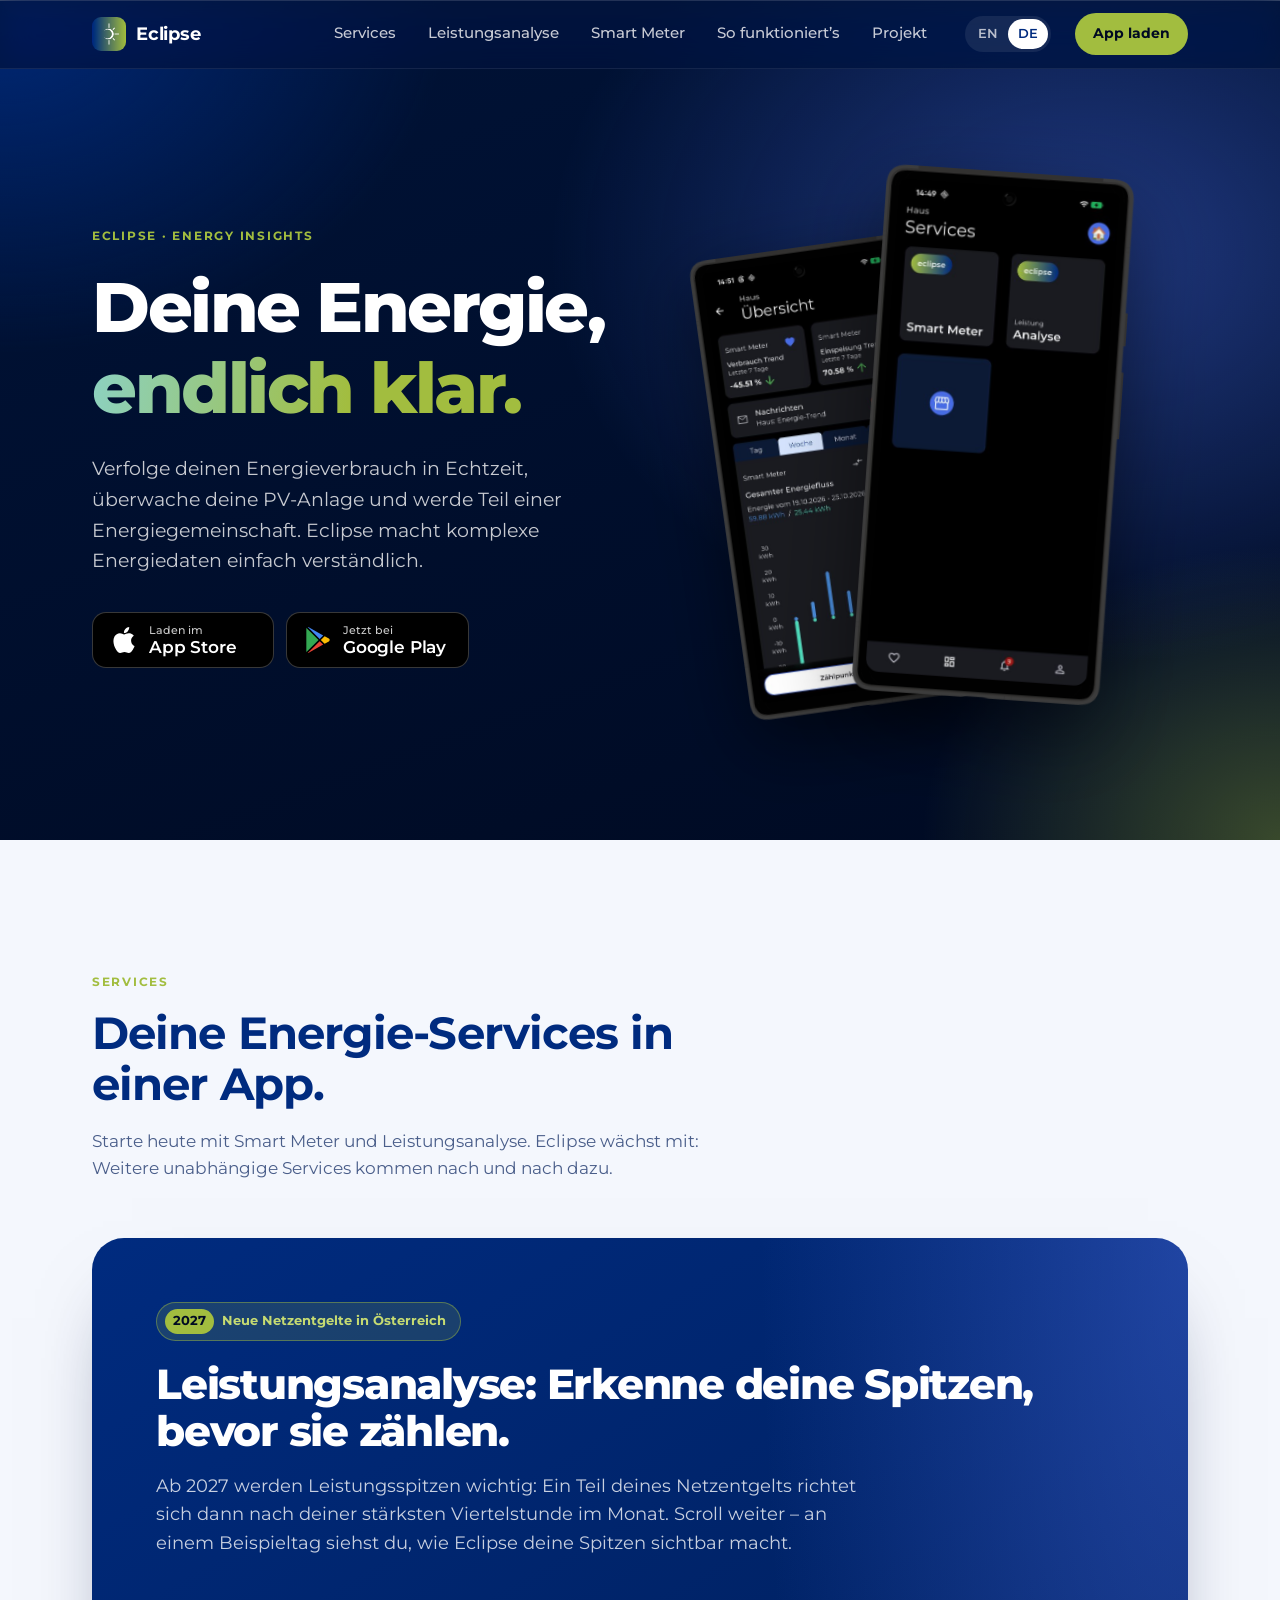
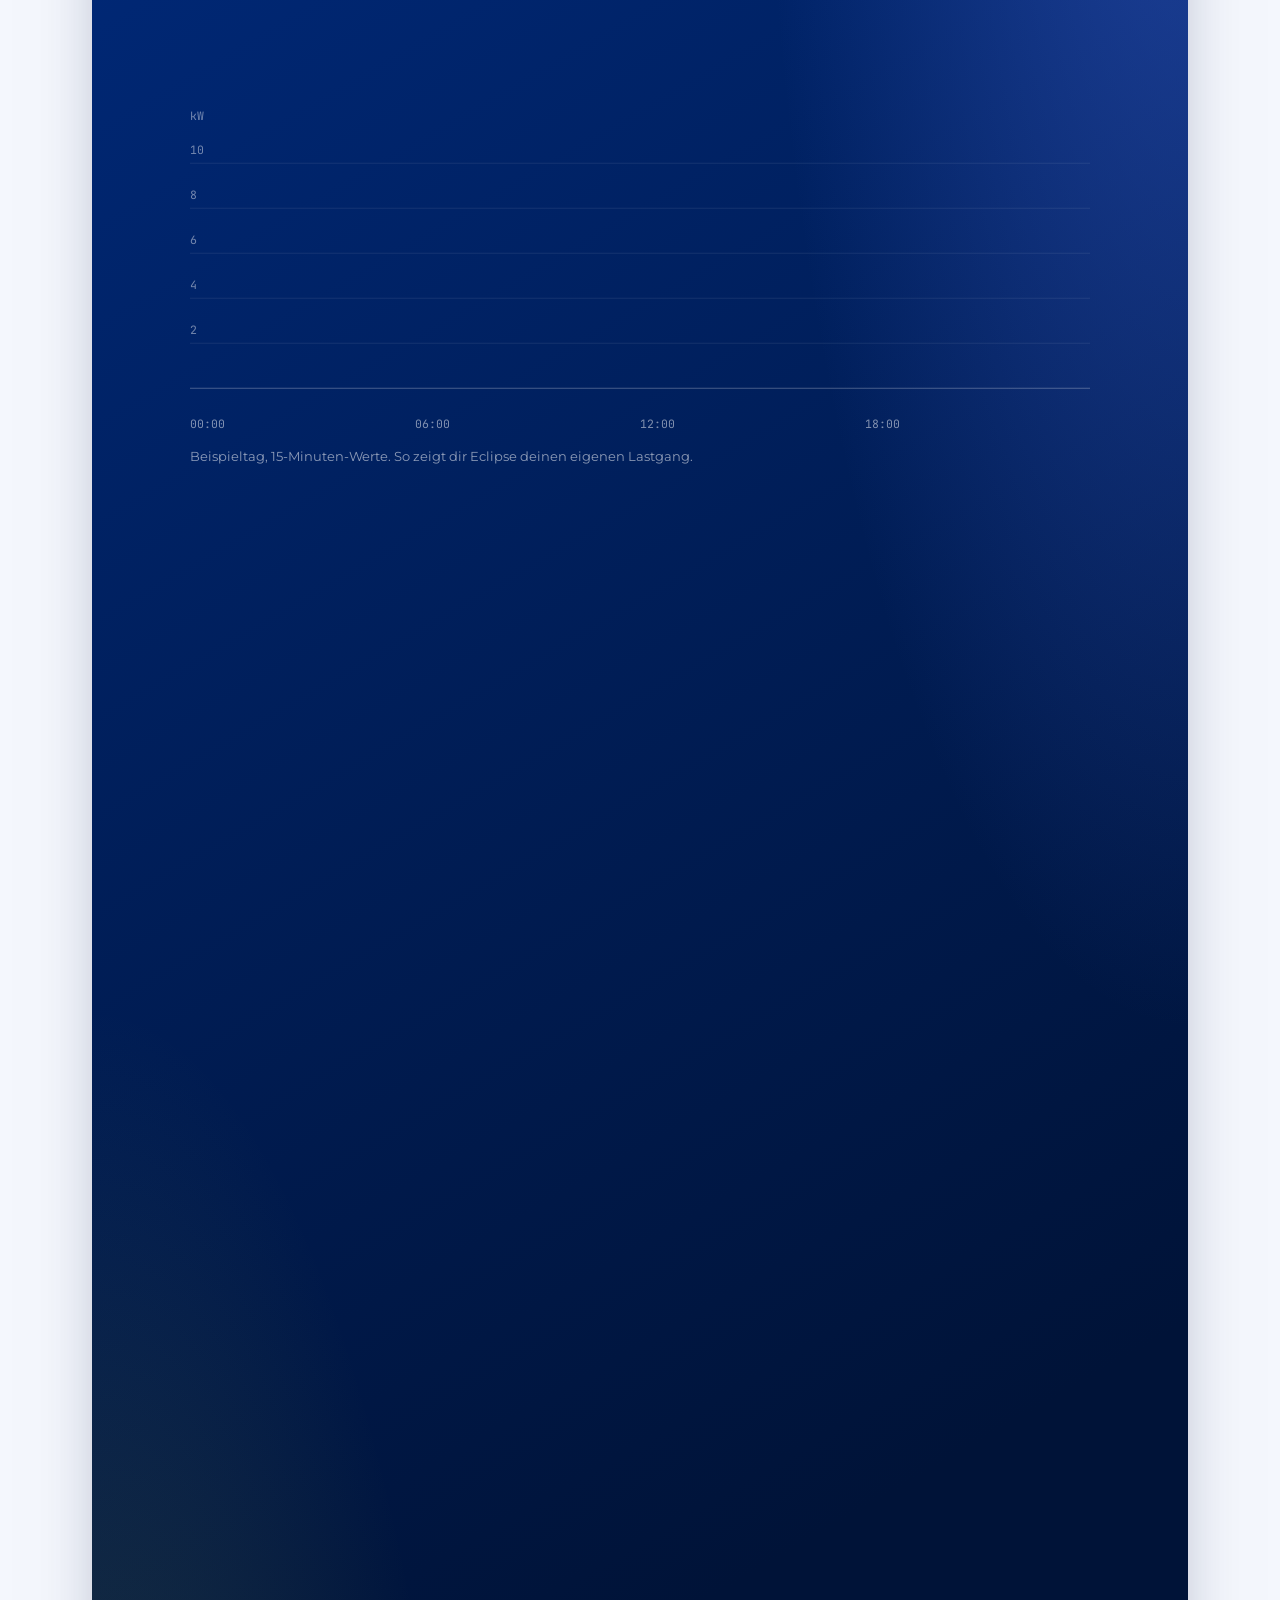
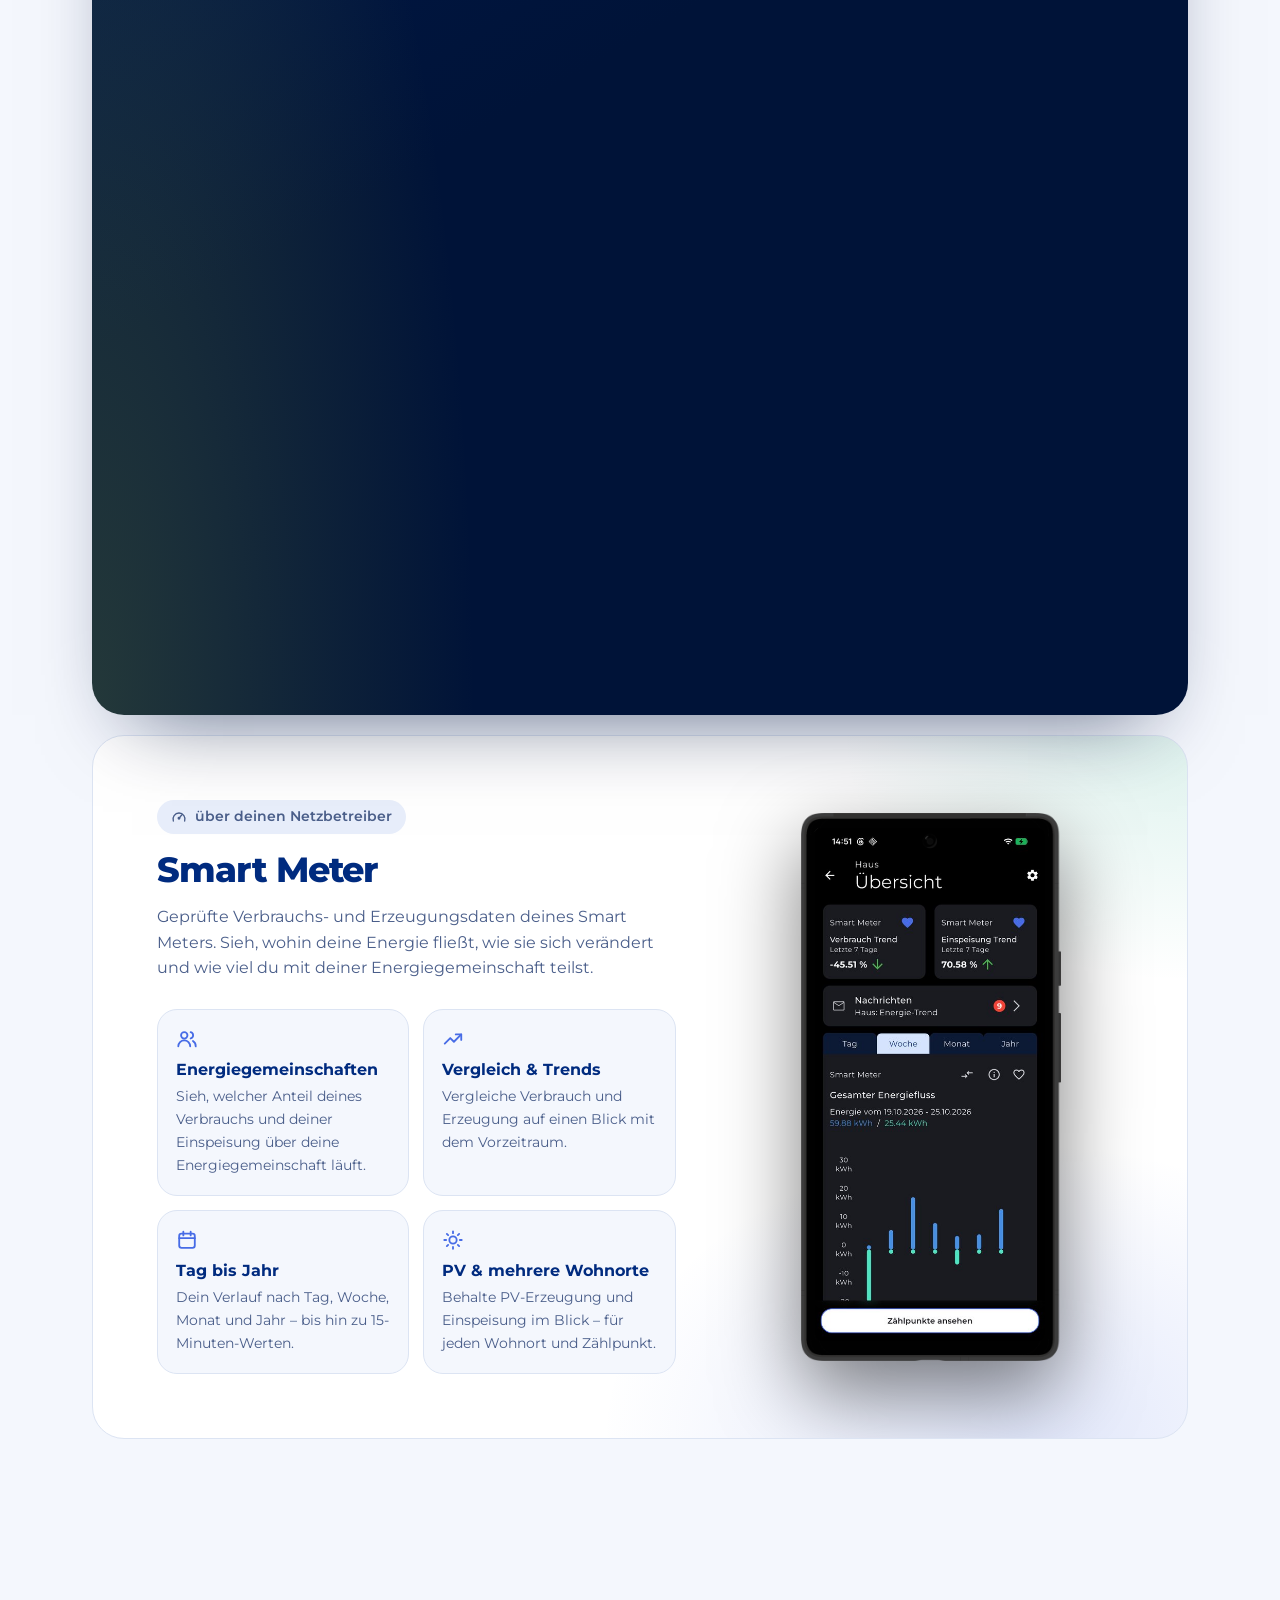
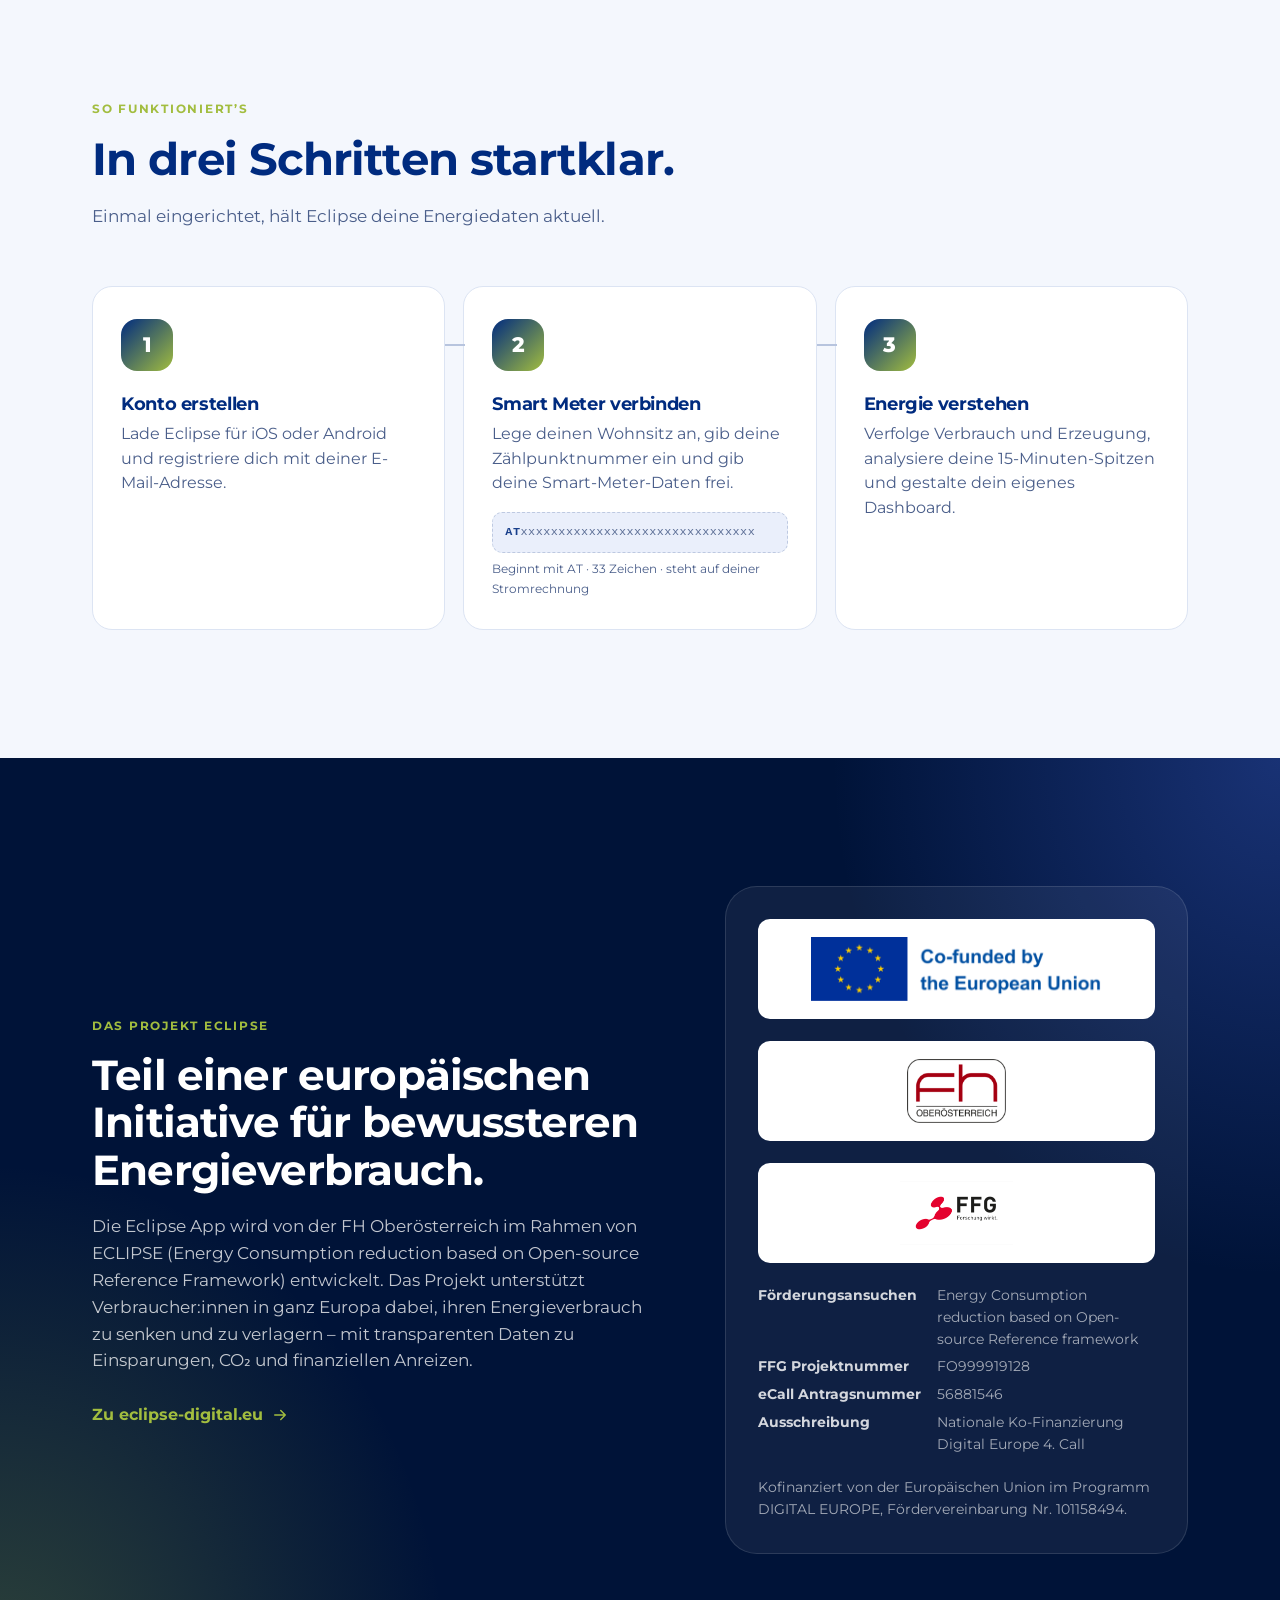
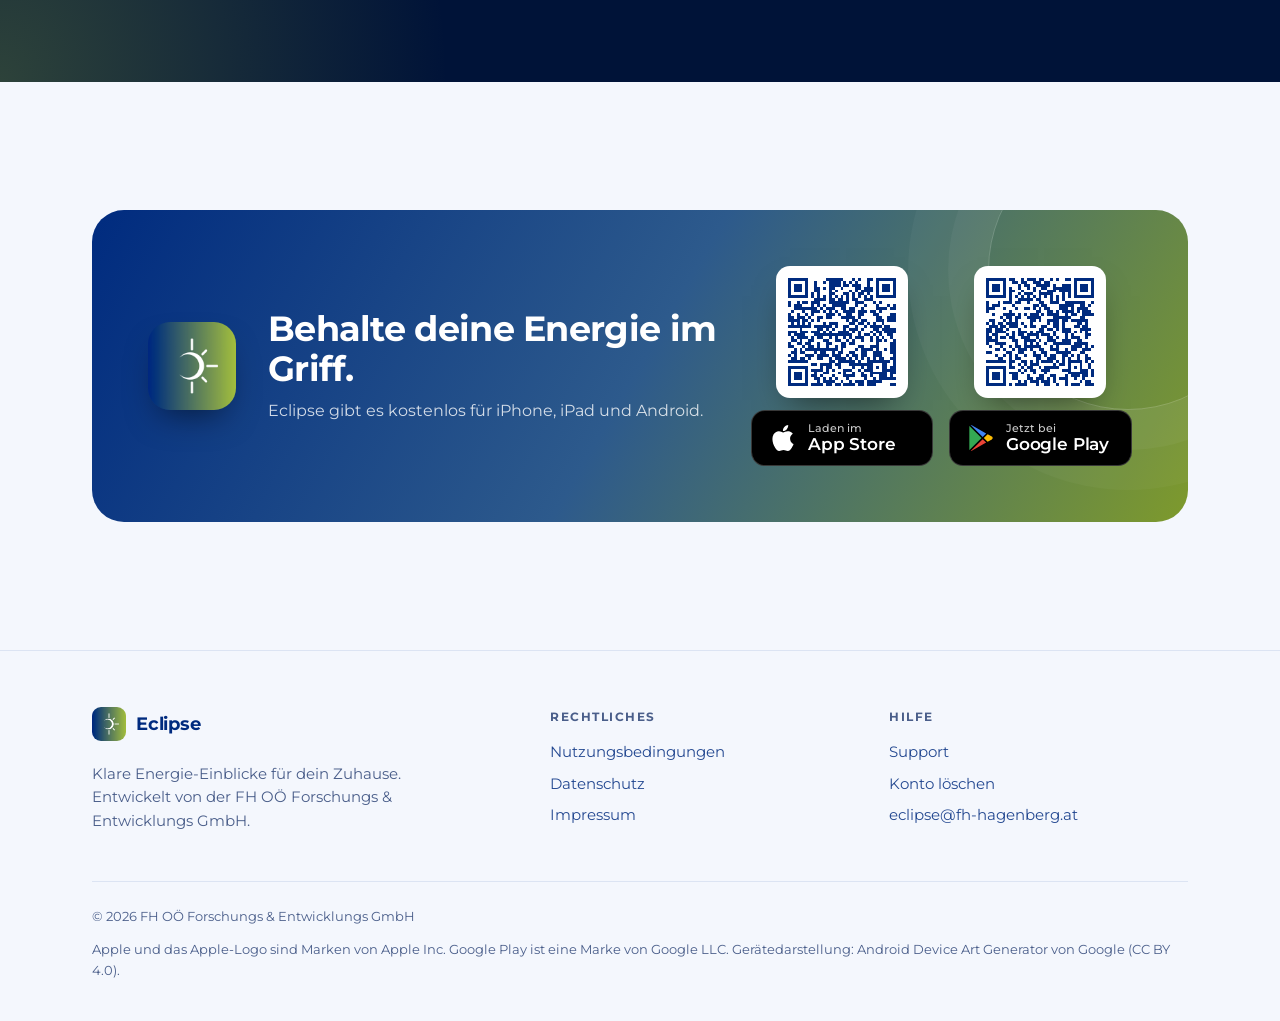
<file: eclipse-app/de/index.html>
<!doctype html>
<html lang="de">
<head>
  <meta charset="utf-8">
  <meta name="viewport" content="width=device-width, initial-scale=1">
  <title>Eclipse – Energie-Einblicke für dein Zuhause</title>
  <meta name="description" content="Verfolge deinen Energieverbrauch in Echtzeit, überwache deine PV-Anlage und werde Teil einer Energiegemeinschaft. Die Eclipse App macht komplexe Energiedaten einfach verständlich.">
  <meta name="theme-color" content="#001338">
  <link rel="icon" type="image/png" href="../assets/img/app-icon.png">
  <link rel="apple-touch-icon" href="../assets/img/apple-touch-icon.png">
  <link rel="canonical" href="https://eclipse-energy.github.io/eclipse-legal/eclipse-app/de/">
  <link rel="alternate" hreflang="en" href="https://eclipse-energy.github.io/eclipse-legal/eclipse-app/">
  <link rel="alternate" hreflang="de" href="https://eclipse-energy.github.io/eclipse-legal/eclipse-app/de/">
  <link rel="alternate" hreflang="x-default" href="https://eclipse-energy.github.io/eclipse-legal/eclipse-app/">
  <meta property="og:type" content="website">
  <meta property="og:title" content="Eclipse – Energie-Einblicke">
  <meta property="og:description" content="Energieverbrauch in Echtzeit, PV-Monitoring und Energiegemeinschaften – in einer App.">
  <meta property="og:url" content="https://eclipse-energy.github.io/eclipse-legal/eclipse-app/de/">
  <meta property="og:image" content="https://eclipse-energy.github.io/eclipse-legal/eclipse-app/assets/img/og-banner.jpg">
  <meta property="og:locale" content="de_AT">
  <meta name="twitter:card" content="summary_large_image">
  <meta name="apple-itunes-app" content="app-id=6756777165">
  <link rel="stylesheet" href="../assets/css/style.css">
  <script src="../assets/js/power-story.js" defer></script>
</head>
<body>
  <svg width="0" height="0" style="position:absolute" aria-hidden="true">
    <symbol id="i-apple" viewBox="0 0 24 24"><path fill="currentColor" d="M12.152 6.896c-.948 0-2.415-1.078-3.96-1.04-2.04.027-3.91 1.183-4.961 3.014-2.117 3.675-.546 9.103 1.519 12.09 1.013 1.454 2.208 3.09 3.792 3.039 1.52-.065 2.09-.987 3.935-.987 1.831 0 2.35.987 3.96.948 1.637-.026 2.676-1.48 3.676-2.948 1.156-1.688 1.636-3.325 1.662-3.415-.039-.013-3.182-1.221-3.22-4.857-.026-3.04 2.48-4.494 2.597-4.559-1.429-2.09-3.623-2.324-4.39-2.376-2-.156-3.675 1.09-4.61 1.09zM15.53 3.83c.843-1.012 1.4-2.427 1.245-3.83-1.207.052-2.662.805-3.532 1.818-.78.896-1.454 2.338-1.273 3.714 1.338.104 2.715-.688 3.559-1.701"/></symbol>
    <symbol id="i-play" viewBox="0 0 24 24"><path fill="#34A853" d="M1.337.924a1.486 1.486 0 0 0-.112.568v21.017c0 .217.045.419.124.6l11.155-11.087L1.337.924z"/><path fill="#FBBC04" d="M22.018 13.298l-3.919 2.218-3.515-3.493 3.543-3.521 3.891 2.202a1.49 1.49 0 0 1 0 2.594z"/><path fill="#4285F4" d="M13.544 10.989l3.258-3.238L3.45.195a1.466 1.466 0 0 0-.946-.179l11.04 10.973z"/><path fill="#EA4335" d="M13.544 13.056l-11 10.933c.298.036.612-.016.906-.183l13.324-7.54-3.23-3.21z"/></symbol>
    <symbol id="i-gauge" viewBox="0 0 24 24"><g fill="none" stroke="currentColor" stroke-width="2" stroke-linecap="round" stroke-linejoin="round"><path d="M3.5 18a9 9 0 1 1 17 0"/><path d="m12 14 4-5"/><circle cx="12" cy="14" r="1.2" fill="currentColor"/></g></symbol>
    <symbol id="i-community" viewBox="0 0 24 24"><g fill="none" stroke="currentColor" stroke-width="2" stroke-linecap="round" stroke-linejoin="round"><circle cx="9" cy="8" r="3.5"/><path d="M2.5 20a6.5 6.5 0 0 1 13 0"/><path d="M16 4.6a3.5 3.5 0 0 1 0 6.8M18.5 14.2A6.5 6.5 0 0 1 21.5 20"/></g></symbol>
    <symbol id="i-trend" viewBox="0 0 24 24"><g fill="none" stroke="currentColor" stroke-width="2" stroke-linecap="round" stroke-linejoin="round"><path d="m3 17 6-6 4 4 8-8"/><path d="M15 7h6v6"/></g></symbol>
    <symbol id="i-calendar" viewBox="0 0 24 24"><g fill="none" stroke="currentColor" stroke-width="2" stroke-linecap="round" stroke-linejoin="round"><rect x="3.5" y="5" width="17" height="15.5" rx="2.5"/><path d="M3.5 10h17M8 3v4M16 3v4"/></g></symbol>
    <symbol id="i-sun" viewBox="0 0 24 24"><g fill="none" stroke="currentColor" stroke-width="2" stroke-linecap="round"><circle cx="12" cy="12" r="4"/><path d="M12 2.5v2M12 19.5v2M2.5 12h2M19.5 12h2M5.3 5.3l1.4 1.4M17.3 17.3l1.4 1.4M5.3 18.7l1.4-1.4M17.3 6.7l1.4-1.4"/></g></symbol>
    <symbol id="i-arrow" viewBox="0 0 24 24"><path fill="none" stroke="currentColor" stroke-width="2" stroke-linecap="round" stroke-linejoin="round" d="M5 12h14M13 6l6 6-6 6"/></symbol>
  </svg>

  <a class="skip-link" href="#main">Zum Inhalt springen</a>

  <header class="site-header">
    <nav class="container nav" aria-label="Hauptnavigation">
      <a class="brand" href="./">
        <img src="../assets/img/app-icon.png" alt="" width="34" height="34">
        Eclipse
      </a>
      <ul class="nav-links">
        <li><a href="#services">Services</a></li>
        <li><a href="#power-analytics">Leistungsanalyse</a></li>
        <li><a href="#smart-meter">Smart Meter</a></li>
        <li><a href="#how">So funktioniert’s</a></li>
        <li><a href="#project">Projekt</a></li>
      </ul>
      <div class="lang-switch" aria-label="Sprache">
        <a href="../" hreflang="en" lang="en">EN</a>
        <span aria-current="true">DE</span>
      </div>
      <a class="nav-cta" href="#download">App laden</a>
    </nav>
  </header>

  <main id="main">
    <section class="hero">
      <div class="container hero-grid">
        <div class="hero-copy">
          <span class="eyebrow">Eclipse · Energy Insights</span>
          <h1>Deine Energie, <em>endlich klar.</em></h1>
          <p class="hero-lead">Verfolge deinen Energieverbrauch in Echtzeit, überwache deine PV-Anlage und werde Teil einer Energiegemeinschaft. Eclipse macht komplexe Energiedaten einfach verständlich.</p>
          <div class="store-buttons">
            <a class="store-btn" href="https://apps.apple.com/at/app/eclipse-energy-insights/id6756777165?l=de">
              <svg aria-hidden="true"><use href="#i-apple"/></svg>
              <span><small>Laden im</small><strong>App Store</strong></span>
            </a>
            <a class="store-btn" href="https://play.google.com/store/apps/details?id=energy.eclipse.app&amp;hl=de">
              <svg aria-hidden="true"><use href="#i-play"/></svg>
              <span><small>Jetzt bei</small><strong>Google Play</strong></span>
            </a>
          </div>
        </div>
        <div class="hero-visual">
          <div class="phone phone--back">
            <div class="screen"><img src="../assets/img/phone/de/smart-meter.jpg" alt="Smart-Meter-Übersicht mit Verbrauchs- und Erzeugungstrend und wöchentlichem Energiefluss" width="451" height="1000" fetchpriority="high"></div>
          </div>
          <div class="phone phone--front">
            <div class="screen"><img src="../assets/img/phone/de/services.jpg" alt="Eclipse Services: Smart Meter und Leistungsanalyse" width="451" height="1000" fetchpriority="high"></div>
          </div>
        </div>
      </div>
    </section>

    <section class="section" id="services">
      <div class="container">
        <div class="section-head">
          <span class="eyebrow">Services</span>
          <h2>Deine Energie-Services in einer App.</h2>
          <p>Starte heute mit Smart Meter und Leistungsanalyse. Eclipse wächst mit: Weitere unabhängige Services kommen nach und nach dazu.</p>
        </div>

        <article class="spotlight" id="power-analytics">
          <div class="spotlight-head">
            <span class="badge"><b>2027</b>Neue Netzentgelte in Österreich</span>
            <h3>Leistungsanalyse: Erkenne deine Spitzen, bevor sie zählen.</h3>
            <p class="story-intro">Ab 2027 werden Leistungsspitzen wichtig: Ein Teil deines Netzentgelts richtet sich dann nach deiner stärksten Viertelstunde im Monat. Scroll weiter – an einem Beispieltag siehst du, wie Eclipse deine Spitzen sichtbar macht.</p>
          </div>

          <div class="story">
            <div class="story-stage">
              <div class="story-copy">
                <p class="spotlight-lead">Ab <strong>1. Jänner 2027</strong> zahlen auch Haushalte einen <strong>Leistungspreis</strong>. Er richtet sich nach deiner höchsten Viertelstunden-Leistung im Monat; umgestellt wird je Netzbereich, spätestens bis 1. Juli 2028. Die Leistungsanalyse zeigt dir, wann deine Spitzen entstehen – so kannst du E-Auto, Wärmepumpe oder Backofen besser verteilen.</p>
                <p class="spotlight-source">Quelle: E-Control, Systemnutzungsentgelte-Grundsatzverordnung, <a href="https://www.ris.bka.gv.at/Dokumente/BgblAuth/BGBLA_2026_II_299/BGBLA_2026_II_299.html">BGBl. II Nr. 299/2026</a></p>
                <ul class="checks">
              <li><strong>Übersicht:</strong> deine höchste 15-Minuten-Leistung, Leistungstrend und auffällige Spitzen</li>
              <li><strong>Zeiten:</strong> Heatmap, wann deine Last steigt, und dein typischer Tagesverlauf</li>
              <li><strong>Häufigkeit:</strong> eigene Leistungsgrenze festlegen und sehen, wie oft du sie überschreitest</li>
              <li><strong>Tagesdetail:</strong> deine drei höchsten Messwerte eines Tages</li>
            </ul>
                <p class="disclaimer">Eclipse analysiert deine Leistungsspitzen. Netzkosten werden nicht berechnet.</p>
              </div>

              <figure class="curve" style="--peak-x:33.85%;--peak-y:7.88%">
                <div class="curve-plot">
                  <svg viewBox="0 0 960 320" preserveAspectRatio="none" role="img" aria-label="Beispieltag: Leistung in 15-Minuten-Werten. Morgens lädt das E-Auto; die höchste Viertelstunde liegt um 08:00 bei 11,45 kW.">
                <g class="curve-grid"><line x1="0" x2="960" y1="60.0" y2="60.0"/><line x1="0" x2="960" y1="108.0" y2="108.0"/><line x1="0" x2="960" y1="156.0" y2="156.0"/><line x1="0" x2="960" y1="204.0" y2="204.0"/><line x1="0" x2="960" y1="252.0" y2="252.0"/><line class="curve-base" x1="0" x2="960" y1="300" y2="300"/></g>
                <g class="curve-bars"><rect class="bar" style="--i:0" x="2.0" y="291.1" width="6.0" height="8.9" rx="1.5" data-kw="0.37"/><rect class="bar" style="--i:1" x="12.0" y="291.8" width="6.0" height="8.2" rx="1.5" data-kw="0.34"/><rect class="bar" style="--i:2" x="22.0" y="290.4" width="6.0" height="9.6" rx="1.5" data-kw="0.4"/><rect class="bar" style="--i:3" x="32.0" y="291.8" width="6.0" height="8.2" rx="1.5" data-kw="0.34"/><rect class="bar" style="--i:4" x="42.0" y="291.1" width="6.0" height="8.9" rx="1.5" data-kw="0.37"/><rect class="bar" style="--i:5" x="52.0" y="289.2" width="6.0" height="10.8" rx="1.5" data-kw="0.45"/><rect class="bar" style="--i:6" x="62.0" y="292.6" width="6.0" height="7.4" rx="1.5" data-kw="0.31"/><rect class="bar" style="--i:7" x="72.0" y="291.6" width="6.0" height="8.4" rx="1.5" data-kw="0.35"/><rect class="bar" style="--i:8" x="82.0" y="290.4" width="6.0" height="9.6" rx="1.5" data-kw="0.4"/><rect class="bar" style="--i:9" x="92.0" y="292.6" width="6.0" height="7.4" rx="1.5" data-kw="0.31"/><rect class="bar" style="--i:10" x="102.0" y="292.3" width="6.0" height="7.7" rx="1.5" data-kw="0.32"/><rect class="bar" style="--i:11" x="112.0" y="289.9" width="6.0" height="10.1" rx="1.5" data-kw="0.42"/><rect class="bar" style="--i:12" x="122.0" y="289.2" width="6.0" height="10.8" rx="1.5" data-kw="0.45"/><rect class="bar" style="--i:13" x="132.0" y="291.6" width="6.0" height="8.4" rx="1.5" data-kw="0.35"/><rect class="bar" style="--i:14" x="142.0" y="292.1" width="6.0" height="7.9" rx="1.5" data-kw="0.33"/><rect class="bar" style="--i:15" x="152.0" y="289.2" width="6.0" height="10.8" rx="1.5" data-kw="0.45"/><rect class="bar" style="--i:16" x="162.0" y="291.6" width="6.0" height="8.4" rx="1.5" data-kw="0.35"/><rect class="bar" style="--i:17" x="172.0" y="290.6" width="6.0" height="9.4" rx="1.5" data-kw="0.39"/><rect class="bar" style="--i:18" x="182.0" y="290.6" width="6.0" height="9.4" rx="1.5" data-kw="0.39"/><rect class="bar" style="--i:19" x="192.0" y="290.4" width="6.0" height="9.6" rx="1.5" data-kw="0.4"/><rect class="bar" style="--i:20" x="202.0" y="289.4" width="6.0" height="10.6" rx="1.5" data-kw="0.44"/><rect class="bar" style="--i:21" x="212.0" y="289.4" width="6.0" height="10.6" rx="1.5" data-kw="0.44"/><rect class="bar" style="--i:22" x="222.0" y="290.4" width="6.0" height="9.6" rx="1.5" data-kw="0.4"/><rect class="bar" style="--i:23" x="232.0" y="289.9" width="6.0" height="10.1" rx="1.5" data-kw="0.42"/><rect class="bar" style="--i:24" x="242.0" y="289.9" width="6.0" height="10.1" rx="1.5" data-kw="0.42"/><rect class="bar" style="--i:25" x="252.0" y="290.4" width="6.0" height="9.6" rx="1.5" data-kw="0.4"/><rect class="bar" style="--i:26" x="262.0" y="283.2" width="6.0" height="16.8" rx="1.5" data-kw="0.7"/><rect class="bar" style="--i:27" x="272.0" y="254.4" width="6.0" height="45.6" rx="1.5" data-kw="1.9"/><rect class="bar" style="--i:28" x="282.0" y="244.8" width="6.0" height="55.2" rx="1.5" data-kw="2.3"/><rect class="bar" style="--i:29" x="292.0" y="273.6" width="6.0" height="26.4" rx="1.5" data-kw="1.1"/><rect class="bar" style="--i:30" x="302.0" y="249.6" width="6.0" height="50.4" rx="1.5" data-kw="2.1"/><rect class="bar" style="--i:31" x="312.0" y="280.8" width="6.0" height="19.2" rx="1.5" data-kw="0.8"/><g class="curve-spike" data-keep="0"><rect class="bar bar--hot" style="--i:32" x="322.0" y="25.2" width="6.0" height="274.8" rx="1.5" data-kw="11.45" data-base="0.62"/><rect class="bar bar--hot" style="--i:33" x="332.0" y="26.9" width="6.0" height="273.1" rx="1.5" data-kw="11.38" data-base="0.55"/><rect class="bar bar--hot" style="--i:34" x="342.0" y="27.6" width="6.0" height="272.4" rx="1.5" data-kw="11.35" data-base="0.68"/><rect class="bar bar--hot" style="--i:35" x="352.0" y="28.1" width="6.0" height="271.9" rx="1.5" data-kw="11.33" data-base="0.5"/><rect class="bar bar--hot" style="--i:36" x="362.0" y="27.4" width="6.0" height="272.6" rx="1.5" data-kw="11.36" data-base="0.58"/><rect class="bar bar--hot" style="--i:37" x="372.0" y="28.6" width="6.0" height="271.4" rx="1.5" data-kw="11.31" data-base="0.64"/><rect class="bar bar--hot" style="--i:38" x="382.0" y="27.8" width="6.0" height="272.2" rx="1.5" data-kw="11.34" data-base="0.52"/><rect class="bar bar--hot" style="--i:39" x="392.0" y="28.8" width="6.0" height="271.2" rx="1.5" data-kw="11.3" data-base="0.6"/></g><rect class="bar" style="--i:40" x="402.0" y="288.5" width="6.0" height="11.5" rx="1.5" data-kw="0.48"/><rect class="bar" style="--i:41" x="412.0" y="288.7" width="6.0" height="11.3" rx="1.5" data-kw="0.47"/><rect class="bar" style="--i:42" x="422.0" y="288.2" width="6.0" height="11.8" rx="1.5" data-kw="0.49"/><rect class="bar" style="--i:43" x="432.0" y="289.0" width="6.0" height="11.0" rx="1.5" data-kw="0.46"/><rect class="bar" style="--i:44" x="442.0" y="288.2" width="6.0" height="11.8" rx="1.5" data-kw="0.49"/><rect class="bar" style="--i:45" x="452.0" y="287.3" width="6.0" height="12.7" rx="1.5" data-kw="0.53"/><rect class="bar" style="--i:46" x="462.0" y="261.6" width="6.0" height="38.4" rx="1.5" data-kw="1.6"/><rect class="bar" style="--i:47" x="472.0" y="232.8" width="6.0" height="67.2" rx="1.5" data-kw="2.8"/><rect class="bar" style="--i:48" x="482.0" y="237.6" width="6.0" height="62.4" rx="1.5" data-kw="2.6"/><rect class="bar" style="--i:49" x="492.0" y="266.4" width="6.0" height="33.6" rx="1.5" data-kw="1.4"/><rect class="bar" style="--i:50" x="502.0" y="278.4" width="6.0" height="21.6" rx="1.5" data-kw="0.9"/><rect class="bar" style="--i:51" x="512.0" y="290.6" width="6.0" height="9.4" rx="1.5" data-kw="0.39"/><rect class="bar" style="--i:52" x="522.0" y="250.8" width="6.0" height="49.2" rx="1.5" data-kw="2.05"/><rect class="bar" style="--i:53" x="532.0" y="249.6" width="6.0" height="50.4" rx="1.5" data-kw="2.1"/><rect class="bar" style="--i:54" x="542.0" y="285.6" width="6.0" height="14.4" rx="1.5" data-kw="0.6"/><rect class="bar" style="--i:55" x="552.0" y="254.4" width="6.0" height="45.6" rx="1.5" data-kw="1.9"/><rect class="bar" style="--i:56" x="562.0" y="286.8" width="6.0" height="13.2" rx="1.5" data-kw="0.55"/><rect class="bar" style="--i:57" x="572.0" y="285.8" width="6.0" height="14.2" rx="1.5" data-kw="0.59"/><rect class="bar" style="--i:58" x="582.0" y="290.4" width="6.0" height="9.6" rx="1.5" data-kw="0.4"/><rect class="bar" style="--i:59" x="592.0" y="288.0" width="6.0" height="12.0" rx="1.5" data-kw="0.5"/><rect class="bar" style="--i:60" x="602.0" y="248.4" width="6.0" height="51.6" rx="1.5" data-kw="2.15"/><rect class="bar" style="--i:61" x="612.0" y="271.2" width="6.0" height="28.8" rx="1.5" data-kw="1.2"/><rect class="bar" style="--i:62" x="622.0" y="288.0" width="6.0" height="12.0" rx="1.5" data-kw="0.5"/><rect class="bar" style="--i:63" x="632.0" y="283.2" width="6.0" height="16.8" rx="1.5" data-kw="0.7"/><rect class="bar" style="--i:64" x="642.0" y="289.2" width="6.0" height="10.8" rx="1.5" data-kw="0.45"/><rect class="bar" style="--i:65" x="652.0" y="286.1" width="6.0" height="13.9" rx="1.5" data-kw="0.58"/><rect class="bar" style="--i:66" x="662.0" y="285.6" width="6.0" height="14.4" rx="1.5" data-kw="0.6"/><rect class="bar" style="--i:67" x="672.0" y="287.0" width="6.0" height="13.0" rx="1.5" data-kw="0.54"/><rect class="bar" style="--i:68" x="682.0" y="290.2" width="6.0" height="9.8" rx="1.5" data-kw="0.41"/><rect class="bar" style="--i:69" x="692.0" y="288.0" width="6.0" height="12.0" rx="1.5" data-kw="0.5"/><rect class="bar" style="--i:70" x="702.0" y="266.4" width="6.0" height="33.6" rx="1.5" data-kw="1.4"/><rect class="bar" style="--i:71" x="712.0" y="225.6" width="6.0" height="74.4" rx="1.5" data-kw="3.1"/><rect class="bar" style="--i:72" x="722.0" y="218.4" width="6.0" height="81.6" rx="1.5" data-kw="3.4"/><rect class="bar" style="--i:73" x="732.0" y="235.2" width="6.0" height="64.8" rx="1.5" data-kw="2.7"/><rect class="bar" style="--i:74" x="742.0" y="256.8" width="6.0" height="43.2" rx="1.5" data-kw="1.8"/><rect class="bar" style="--i:75" x="752.0" y="247.2" width="6.0" height="52.8" rx="1.5" data-kw="2.2"/><rect class="bar" style="--i:76" x="762.0" y="273.6" width="6.0" height="26.4" rx="1.5" data-kw="1.1"/><rect class="bar" style="--i:77" x="772.0" y="280.1" width="6.0" height="19.9" rx="1.5" data-kw="0.83"/><rect class="bar" style="--i:78" x="782.0" y="280.1" width="6.0" height="19.9" rx="1.5" data-kw="0.83"/><rect class="bar" style="--i:79" x="792.0" y="283.0" width="6.0" height="17.0" rx="1.5" data-kw="0.71"/><rect class="bar" style="--i:80" x="802.0" y="285.1" width="6.0" height="14.9" rx="1.5" data-kw="0.62"/><rect class="bar" style="--i:81" x="812.0" y="281.8" width="6.0" height="18.2" rx="1.5" data-kw="0.76"/><rect class="bar" style="--i:82" x="822.0" y="280.8" width="6.0" height="19.2" rx="1.5" data-kw="0.8"/><rect class="bar" style="--i:83" x="832.0" y="285.1" width="6.0" height="14.9" rx="1.5" data-kw="0.62"/><rect class="bar" style="--i:84" x="842.0" y="285.6" width="6.0" height="14.4" rx="1.5" data-kw="0.6"/><rect class="bar" style="--i:85" x="852.0" y="288.7" width="6.0" height="11.3" rx="1.5" data-kw="0.47"/><rect class="bar" style="--i:86" x="862.0" y="285.8" width="6.0" height="14.2" rx="1.5" data-kw="0.59"/><rect class="bar" style="--i:87" x="872.0" y="284.6" width="6.0" height="15.4" rx="1.5" data-kw="0.64"/><rect class="bar" style="--i:88" x="882.0" y="287.8" width="6.0" height="12.2" rx="1.5" data-kw="0.51"/><rect class="bar" style="--i:89" x="892.0" y="290.9" width="6.0" height="9.1" rx="1.5" data-kw="0.38"/><rect class="bar" style="--i:90" x="902.0" y="291.1" width="6.0" height="8.9" rx="1.5" data-kw="0.37"/><rect class="bar" style="--i:91" x="912.0" y="288.5" width="6.0" height="11.5" rx="1.5" data-kw="0.48"/><rect class="bar" style="--i:92" x="922.0" y="289.0" width="6.0" height="11.0" rx="1.5" data-kw="0.46"/><rect class="bar" style="--i:93" x="932.0" y="290.6" width="6.0" height="9.4" rx="1.5" data-kw="0.39"/><rect class="bar" style="--i:94" x="942.0" y="289.7" width="6.0" height="10.3" rx="1.5" data-kw="0.43"/><rect class="bar" style="--i:95" x="952.0" y="291.1" width="6.0" height="8.9" rx="1.5" data-kw="0.37"/></g>
                <g class="curve-hot"><g class="curve-spike" data-keep="0"><rect class="bar bar--peak" style="--i:32" x="322.0" y="25.2" width="6.0" height="259.9" rx="1.5"/><rect class="bar" style="--i:33" x="332.0" y="26.9" width="6.0" height="259.9" rx="1.5"/><rect class="bar" style="--i:34" x="342.0" y="27.6" width="6.0" height="256.1" rx="1.5"/><rect class="bar" style="--i:35" x="352.0" y="28.1" width="6.0" height="259.9" rx="1.5"/><rect class="bar" style="--i:36" x="362.0" y="27.4" width="6.0" height="258.7" rx="1.5"/><rect class="bar" style="--i:37" x="372.0" y="28.6" width="6.0" height="256.0" rx="1.5"/><rect class="bar" style="--i:38" x="382.0" y="27.8" width="6.0" height="259.7" rx="1.5"/><rect class="bar" style="--i:39" x="392.0" y="28.8" width="6.0" height="256.8" rx="1.5"/></g><rect class="bar bar--base" style="--i:32" x="322.0" y="285.1" width="6.0" height="14.9" rx="1.5"/><rect class="bar bar--base" style="--i:33" x="332.0" y="286.8" width="6.0" height="13.2" rx="1.5"/><rect class="bar bar--base" style="--i:34" x="342.0" y="283.7" width="6.0" height="16.3" rx="1.5"/><rect class="bar bar--base" style="--i:35" x="352.0" y="288.0" width="6.0" height="12.0" rx="1.5"/><rect class="bar bar--base" style="--i:36" x="362.0" y="286.1" width="6.0" height="13.9" rx="1.5"/><rect class="bar bar--base" style="--i:37" x="372.0" y="284.6" width="6.0" height="15.4" rx="1.5"/><rect class="bar bar--base" style="--i:38" x="382.0" y="287.5" width="6.0" height="12.5" rx="1.5"/><rect class="bar bar--base" style="--i:39" x="392.0" y="285.6" width="6.0" height="14.4" rx="1.5"/></g>
                <g class="curve-shift"><rect style="--i:0;--dx:320px" x="2.0" y="204.7" width="6.0" height="86.4" rx="1.5" data-i="0" data-kw="3.6"/><rect style="--i:1;--dx:310px" x="12.0" y="205.4" width="6.0" height="86.4" rx="1.5" data-i="1" data-kw="3.6"/><rect style="--i:2;--dx:300px" x="22.0" y="204.0" width="6.0" height="86.4" rx="1.5" data-i="2" data-kw="3.6"/><rect style="--i:3;--dx:300px" x="32.0" y="205.4" width="6.0" height="86.4" rx="1.5" data-i="3" data-kw="3.6"/><rect style="--i:4;--dx:290px" x="42.0" y="204.7" width="6.0" height="86.4" rx="1.5" data-i="4" data-kw="3.6"/><rect style="--i:5;--dx:280px" x="52.0" y="202.8" width="6.0" height="86.4" rx="1.5" data-i="5" data-kw="3.6"/><rect style="--i:6;--dx:280px" x="62.0" y="206.2" width="6.0" height="86.4" rx="1.5" data-i="6" data-kw="3.6"/><rect style="--i:7;--dx:270px" x="72.0" y="205.2" width="6.0" height="86.4" rx="1.5" data-i="7" data-kw="3.6"/><rect style="--i:8;--dx:260px" x="82.0" y="204.0" width="6.0" height="86.4" rx="1.5" data-i="8" data-kw="3.6"/><rect style="--i:9;--dx:260px" x="92.0" y="206.2" width="6.0" height="86.4" rx="1.5" data-i="9" data-kw="3.6"/><rect style="--i:10;--dx:250px" x="102.0" y="205.9" width="6.0" height="86.4" rx="1.5" data-i="10" data-kw="3.6"/><rect style="--i:11;--dx:240px" x="112.0" y="203.5" width="6.0" height="86.4" rx="1.5" data-i="11" data-kw="3.6"/><rect style="--i:12;--dx:240px" x="122.0" y="202.8" width="6.0" height="86.4" rx="1.5" data-i="12" data-kw="3.6"/><rect style="--i:13;--dx:230px" x="132.0" y="205.2" width="6.0" height="86.4" rx="1.5" data-i="13" data-kw="3.6"/><rect style="--i:14;--dx:220px" x="142.0" y="205.7" width="6.0" height="86.4" rx="1.5" data-i="14" data-kw="3.6"/><rect style="--i:15;--dx:220px" x="152.0" y="202.8" width="6.0" height="86.4" rx="1.5" data-i="15" data-kw="3.6"/><rect style="--i:16;--dx:210px" x="162.0" y="205.2" width="6.0" height="86.4" rx="1.5" data-i="16" data-kw="3.6"/><rect style="--i:17;--dx:200px" x="172.0" y="204.2" width="6.0" height="86.4" rx="1.5" data-i="17" data-kw="3.6"/><rect style="--i:18;--dx:200px" x="182.0" y="204.2" width="6.0" height="86.4" rx="1.5" data-i="18" data-kw="3.6"/><rect style="--i:19;--dx:190px" x="192.0" y="204.0" width="6.0" height="86.4" rx="1.5" data-i="19" data-kw="3.6"/><rect style="--i:20;--dx:180px" x="202.0" y="203.0" width="6.0" height="86.4" rx="1.5" data-i="20" data-kw="3.6"/><rect style="--i:21;--dx:180px" x="212.0" y="203.0" width="6.0" height="86.4" rx="1.5" data-i="21" data-kw="3.6"/><rect style="--i:22;--dx:170px" x="222.0" y="204.0" width="6.0" height="86.4" rx="1.5" data-i="22" data-kw="3.6"/><rect style="--i:23;--dx:160px" x="232.0" y="203.5" width="6.0" height="86.4" rx="1.5" data-i="23" data-kw="3.6"/></g>
              </svg>
                  <div class="curve-y" aria-hidden="true"><span class="curve-unit" style="top:0">kW</span><span style="top:78.75%">2</span><span style="top:63.75%">4</span><span style="top:48.75%">6</span><span style="top:33.75%">8</span><span style="top:18.75%">10</span></div>
                  <div class="curve-max" aria-hidden="true"><p class="curve-tag">Max. <span class="num" data-max>–</span></p></div>
                  <div class="curve-cursor" aria-hidden="true"><div class="curve-readout"><p class="curve-tag num" data-readout>00:00</p></div></div>
                  <p class="curve-shift-note" aria-hidden="true">Beispiel: E-Auto nachts aufladen</p>
                  <div class="curve-peak" aria-hidden="true"><span class="curve-ring"></span>
                    <p class="curve-note"><span class="num">08:00</span> <span class="num">11,45 kW</span><small>höchste Viertelstunde</small></p>
                  </div>
                </div>
                <div class="curve-x" aria-hidden="true"><span style="left:0.00%">00:00</span><span style="left:25.00%">06:00</span><span style="left:50.00%">12:00</span><span style="left:75.00%">18:00</span></div>
                <figcaption>Beispieltag, 15-Minuten-Werte. So zeigt dir Eclipse deinen eigenen Lastgang.</figcaption>
              </figure>

              <div class="fan" role="group" aria-label="Ansichten der Leistungsanalyse">
            <div class="phone phone--left"><div class="screen"><img src="../assets/img/phone/de/analytics-frequency.jpg" alt="Leistungsanalyse: Häufigkeit mit eigener Leistungsgrenze" width="451" height="1000" loading="lazy"></div></div>
            <div class="phone phone--center"><div class="screen"><img src="../assets/img/phone/de/analytics-overview.jpg" alt="Leistungsanalyse: Übersicht mit der höchsten 15-Minuten-Leistung des Monats" width="451" height="1000" loading="lazy"></div></div>
            <div class="phone phone--right"><div class="screen"><img src="../assets/img/phone/de/analytics-times.jpg" alt="Leistungsanalyse: Heatmap, wann die Last steigt" width="451" height="1000" loading="lazy"></div></div>
          </div>
            </div>

            <div class="story-track" aria-hidden="true">
              <div class="story-step"></div><div class="story-step"></div><div class="story-step"></div>
            </div>
          </div>
        </article>

        <article class="smartmeter" id="smart-meter">
          <div>
            <p class="smartmeter-via"><svg aria-hidden="true"><use href="#i-gauge"/></svg>über deinen Netzbetreiber</p>
            <h3>Smart Meter</h3>
            <p class="smartmeter-lead">Geprüfte Verbrauchs- und Erzeugungsdaten deines Smart Meters. Sieh, wohin deine Energie fließt, wie sie sich verändert und wie viel du mit deiner Energiegemeinschaft teilst.</p>
            <ul class="features" aria-label="Smart-Meter-Funktionen">
            <li><svg aria-hidden="true"><use href="#i-community"/></svg><h4>Energiegemeinschaften</h4><p>Sieh, welcher Anteil deines Verbrauchs und deiner Einspeisung über deine Energiegemeinschaft läuft.</p></li>
            <li><svg aria-hidden="true"><use href="#i-trend"/></svg><h4>Vergleich &amp; Trends</h4><p>Vergleiche Verbrauch und Erzeugung auf einen Blick mit dem Vorzeitraum.</p></li>
            <li><svg aria-hidden="true"><use href="#i-calendar"/></svg><h4>Tag bis Jahr</h4><p>Dein Verlauf nach Tag, Woche, Monat und Jahr – bis hin zu 15-Minuten-Werten.</p></li>
            <li><svg aria-hidden="true"><use href="#i-sun"/></svg><h4>PV &amp; mehrere Wohnorte</h4><p>Behalte PV-Erzeugung und Einspeisung im Blick – für jeden Wohnort und Zählpunkt.</p></li>
            </ul>
          </div>
          <div class="phone"><div class="screen"><img src="../assets/img/phone/de/smart-meter.jpg" alt="Smart-Meter-Übersicht mit Verbrauchs- und Erzeugungstrend und wöchentlichem Energiefluss" width="451" height="1000" loading="lazy"></div></div>
        </article>
      </div>
    </section>

    <section class="section" id="how">
      <div class="container">
        <div class="section-head">
          <span class="eyebrow">So funktioniert’s</span>
          <h2>In drei Schritten startklar.</h2>
          <p>Einmal eingerichtet, hält Eclipse deine Energiedaten aktuell.</p>
        </div>
        <ol class="steps">
          <li>
            <h3>Konto erstellen</h3>
            <p>Lade Eclipse für iOS oder Android und registriere dich mit deiner E-Mail-Adresse.</p>
          </li>
          <li>
            <h3>Smart Meter verbinden</h3>
            <p>Lege deinen Wohnsitz an, gib deine Zählpunktnummer ein und gib deine Smart-Meter-Daten frei.</p>
            <p class="mpn"><span class="mpn-code" aria-hidden="true"><b>AT</b>xxxxxxxxxxxxxxxxxxxxxxxxxxxxxxx</span><small>Beginnt mit AT · 33 Zeichen · steht auf deiner Stromrechnung</small></p>
          </li>
          <li>
            <h3>Energie verstehen</h3>
            <p>Verfolge Verbrauch und Erzeugung, analysiere deine 15-Minuten-Spitzen und gestalte dein eigenes Dashboard.</p>
          </li>
        </ol>
      </div>
    </section>

    <section class="section project" id="project">
      <div class="container project-grid">
        <div>
          <span class="eyebrow">Das Projekt ECLIPSE</span>
          <h2>Teil einer europäischen Initiative für bewussteren Energieverbrauch.</h2>
          <p>Die Eclipse App wird von der FH Oberösterreich im Rahmen von ECLIPSE (Energy Consumption reduction based on Open-source Reference Framework) entwickelt. Das Projekt unterstützt Verbraucher:innen in ganz Europa dabei, ihren Energieverbrauch zu senken und zu verlagern – mit transparenten Daten zu Einsparungen, CO₂ und finanziellen Anreizen.</p>
          <a class="text-link" href="https://eclipse-digital.eu/">
            Zu eclipse-digital.eu
            <svg aria-hidden="true"><use href="#i-arrow"/></svg>
          </a>
        </div>
        <div class="partner-card">
          <div class="logo-plate"><img src="../assets/img/eu-logo.png" alt="Kofinanziert von der Europäischen Union" width="600" height="132" loading="lazy"></div>
          <a class="logo-plate" href="https://fh-ooe.at/studienangebot/mobile-computing-bachelor"><img src="../assets/img/fh-logo.png" alt="FH OÖ – Fachhochschule Oberösterreich" width="300" height="194" loading="lazy"></a>
          <div class="logo-plate"><img src="../assets/img/ffg-logo.png" alt="FFG – Österreichische Forschungsförderungsgesellschaft" width="450" height="256" loading="lazy"></div>
          <dl class="funding-details">
            <dt>Förderungsansuchen</dt><dd>Energy Consumption reduction based on Open-source Reference framework</dd>
            <dt>FFG Projektnummer</dt><dd>FO999919128</dd>
            <dt>eCall Antragsnummer</dt><dd>56881546</dd>
            <dt>Ausschreibung</dt><dd>Nationale Ko-Finanzierung Digital Europe 4. Call</dd>
          </dl>
          <p>Kofinanziert von der Europäischen Union im Programm DIGITAL EUROPE, Fördervereinbarung Nr. 101158494.</p>
        </div>
      </div>
    </section>

    <section class="section" id="download">
      <div class="container">
        <div class="cta">
          <img class="cta-icon" src="../assets/img/app-icon.png" alt="" width="88" height="88" loading="lazy">
          <div>
            <h2>Behalte deine Energie im Griff.</h2>
            <p>Eclipse gibt es kostenlos für iPhone, iPad und Android.</p>
          </div>
          <div class="store-buttons store-buttons--qr">
            <div class="store-pick">
              <img class="store-qr" src="../assets/img/qr/app-store.svg" alt="QR-Code: Eclipse im App Store" width="132" height="132" loading="lazy">
              <a class="store-btn" href="https://apps.apple.com/at/app/eclipse-energy-insights/id6756777165?l=de">
                <svg aria-hidden="true"><use href="#i-apple"/></svg>
                <span><small>Laden im</small><strong>App Store</strong></span>
              </a>
            </div>
            <div class="store-pick">
              <img class="store-qr" src="../assets/img/qr/google-play.svg" alt="QR-Code: Eclipse bei Google Play" width="132" height="132" loading="lazy">
              <a class="store-btn" href="https://play.google.com/store/apps/details?id=energy.eclipse.app&amp;hl=de">
                <svg aria-hidden="true"><use href="#i-play"/></svg>
                <span><small>Jetzt bei</small><strong>Google Play</strong></span>
              </a>
            </div>
          </div>
        </div>
      </div>
    </section>
  </main>

  <footer class="site-footer">
    <div class="container">
      <div class="footer-grid">
        <div>
          <a class="brand" href="./">
            <img src="../assets/img/app-icon.png" alt="" width="34" height="34">
            Eclipse
          </a>
          <p class="footer-about">Klare Energie-Einblicke für dein Zuhause. Entwickelt von der FH OÖ Forschungs &amp; Entwicklungs GmbH.</p>
        </div>
        <div>
          <p class="footer-title">Rechtliches</p>
          <ul class="footer-links">
            <li><a href="terms.html">Nutzungsbedingungen</a></li>
            <li><a href="privacy.html">Datenschutz</a></li>
            <li><a href="imprint.html">Impressum</a></li>
          </ul>
        </div>
        <div>
          <p class="footer-title">Hilfe</p>
          <ul class="footer-links">
            <li><a href="support.html">Support</a></li>
            <li><a href="delete.html">Konto löschen</a></li>
            <li><a href="mailto:eclipse@fh-hagenberg.at">eclipse@fh-hagenberg.at</a></li>
          </ul>
        </div>
      </div>
      <div class="footer-bottom">
        <span>© 2026 FH OÖ Forschungs &amp; Entwicklungs GmbH</span>
        <span>Apple und das Apple-Logo sind Marken von Apple Inc. Google Play ist eine Marke von Google LLC. Gerätedarstellung: Android Device Art Generator von Google (CC BY 4.0).</span>
      </div>
    </div>
  </footer>
</body>
</html>
</file>
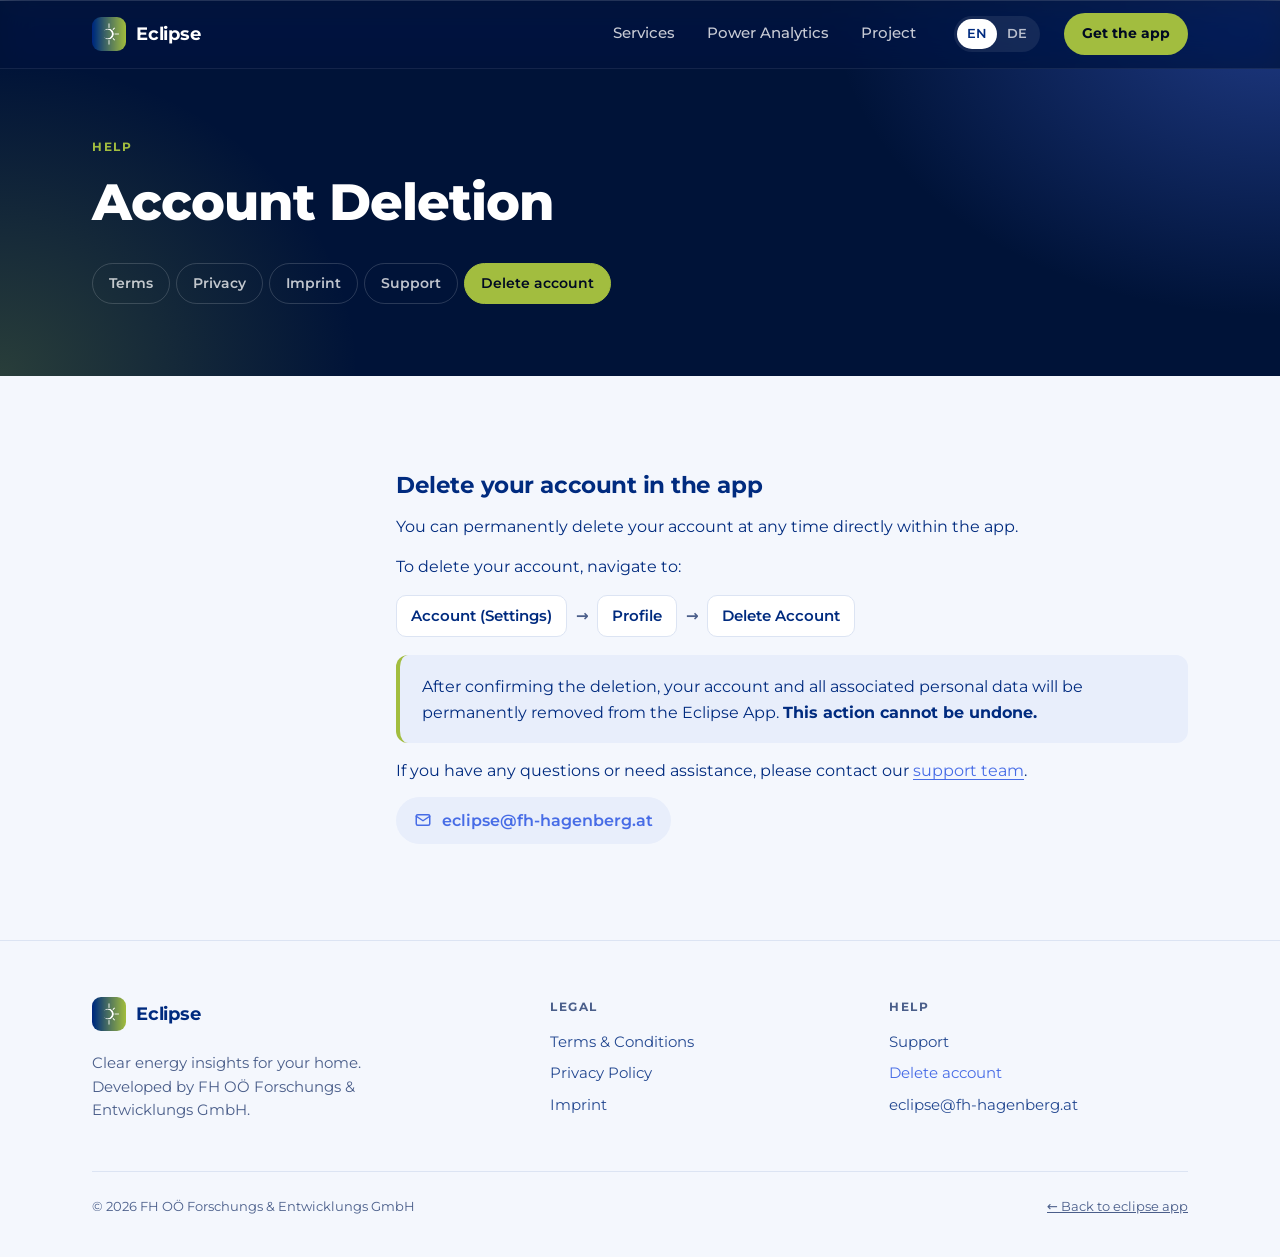
<file: eclipse-app/delete.html>
<!doctype html>
<html lang="en">
<head>
  <meta charset="utf-8">
  <meta name="viewport" content="width=device-width, initial-scale=1">
  <title>Account Deletion – Eclipse</title>
  <meta name="description" content="How to delete your Eclipse account.">
  <meta name="theme-color" content="#001338">
  <link rel="icon" type="image/png" href="assets/img/app-icon.png">
  <link rel="apple-touch-icon" href="assets/img/apple-touch-icon.png">
  <link rel="canonical" href="https://eclipse-energy.github.io/eclipse-legal/eclipse-app/delete.html">
  <link rel="alternate" hreflang="en" href="https://eclipse-energy.github.io/eclipse-legal/eclipse-app/delete.html">
  <link rel="alternate" hreflang="de" href="https://eclipse-energy.github.io/eclipse-legal/eclipse-app/de/delete.html">
  <link rel="alternate" hreflang="x-default" href="https://eclipse-energy.github.io/eclipse-legal/eclipse-app/delete.html">
  <link rel="stylesheet" href="assets/css/style.css">
</head>
<body>
  <a class="skip-link" href="#main">Skip to content</a>

  <header class="site-header">
    <nav class="container nav" aria-label="Main">
      <a class="brand" href="./">
        <img src="assets/img/app-icon.png" alt="" width="34" height="34">
        Eclipse
      </a>
      <ul class="nav-links">
        <li><a href="./#services">Services</a></li>
        <li><a href="./#power-analytics">Power Analytics</a></li>
        <li><a href="./#project">Project</a></li>
      </ul>
      <div class="lang-switch" aria-label="Language">
        <span aria-current="true">EN</span>
        <a href="de/delete.html" hreflang="de" lang="de">DE</a>
      </div>
      <a class="nav-cta" href="./#download">Get the app</a>
    </nav>
  </header>

  <main id="main">
    <div class="legal-hero">
      <div class="container">
        <span class="eyebrow">Help</span>
        <h1>Account Deletion</h1>
        <ul class="legal-tabs" aria-label="Legal pages">
          <li><a href="terms.html">Terms</a></li>
          <li><a href="privacy.html">Privacy</a></li>
          <li><a href="imprint.html">Imprint</a></li>
          <li><a href="support.html">Support</a></li>
          <li><a href="delete.html" aria-current="page">Delete account</a></li>
        </ul>
      </div>
    </div>

    <div class="container legal-layout">
      <div aria-hidden="true"></div>
      <article class="prose">
      <section id="delete-your-account-in-the-app">
        <h2>Delete your account in the app</h2>
        <p>You can permanently delete your account at any time directly within the app.</p>
        <p>To delete your account, navigate to:</p>
        <ol class="path">
          <li>Account (Settings)</li>
          <li>Profile</li>
          <li>Delete Account</li>
        </ol>
        <div class="callout">
          <p>After confirming the deletion, your account and all associated personal data will be permanently removed from the Eclipse App. <strong>This action cannot be undone.</strong></p>
        </div>
        <p>If you have any questions or need assistance, please contact our <a href="support.html">support team</a>.</p>
        <a class="mail-chip" href="mailto:eclipse@fh-hagenberg.at"><svg viewBox="0 0 24 24" aria-hidden="true"><g fill="none" stroke="currentColor" stroke-width="2" stroke-linecap="round" stroke-linejoin="round"><rect x="3" y="5" width="18" height="14" rx="2"/><path d="m3 7 9 6 9-6"/></g></svg>eclipse@fh-hagenberg.at</a>
      </section>
      </article>
    </div>
  </main>

  <footer class="site-footer">
    <div class="container">
      <div class="footer-grid">
        <div>
          <a class="brand" href="./">
            <img src="assets/img/app-icon.png" alt="" width="34" height="34">
            Eclipse
          </a>
          <p class="footer-about">Clear energy insights for your home. Developed by FH OÖ Forschungs &amp; Entwicklungs GmbH.</p>
        </div>
        <div>
          <p class="footer-title">Legal</p>
          <ul class="footer-links">
            <li><a href="terms.html">Terms &amp; Conditions</a></li>
            <li><a href="privacy.html">Privacy Policy</a></li>
            <li><a href="imprint.html">Imprint</a></li>
          </ul>
        </div>
        <div>
          <p class="footer-title">Help</p>
          <ul class="footer-links">
            <li><a href="support.html">Support</a></li>
            <li><a href="delete.html" aria-current="page">Delete account</a></li>
            <li><a href="mailto:eclipse@fh-hagenberg.at">eclipse@fh-hagenberg.at</a></li>
          </ul>
        </div>
      </div>
      <div class="footer-bottom">
        <span>© 2026 FH OÖ Forschungs &amp; Entwicklungs GmbH</span>
        <a href="./">← Back to eclipse app</a>
      </div>
    </div>
  </footer>
</body>
</html>
</file>
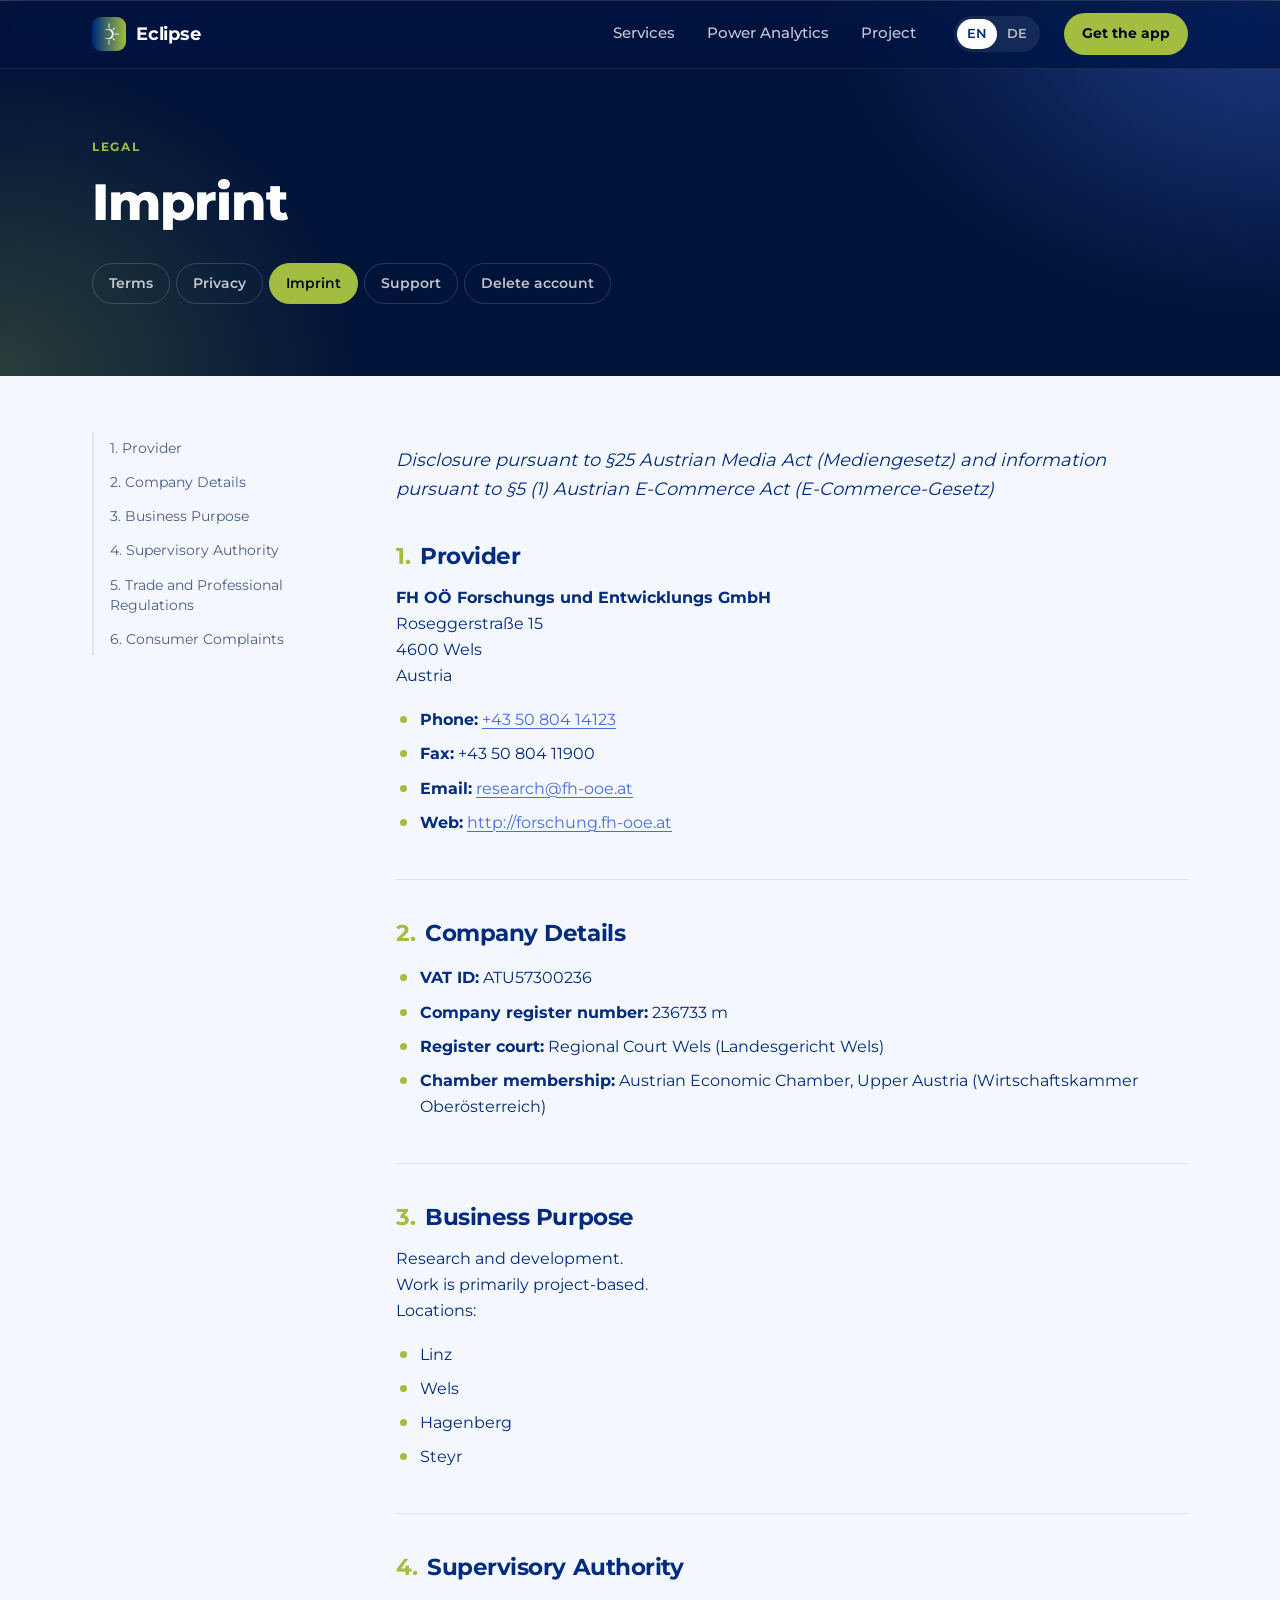
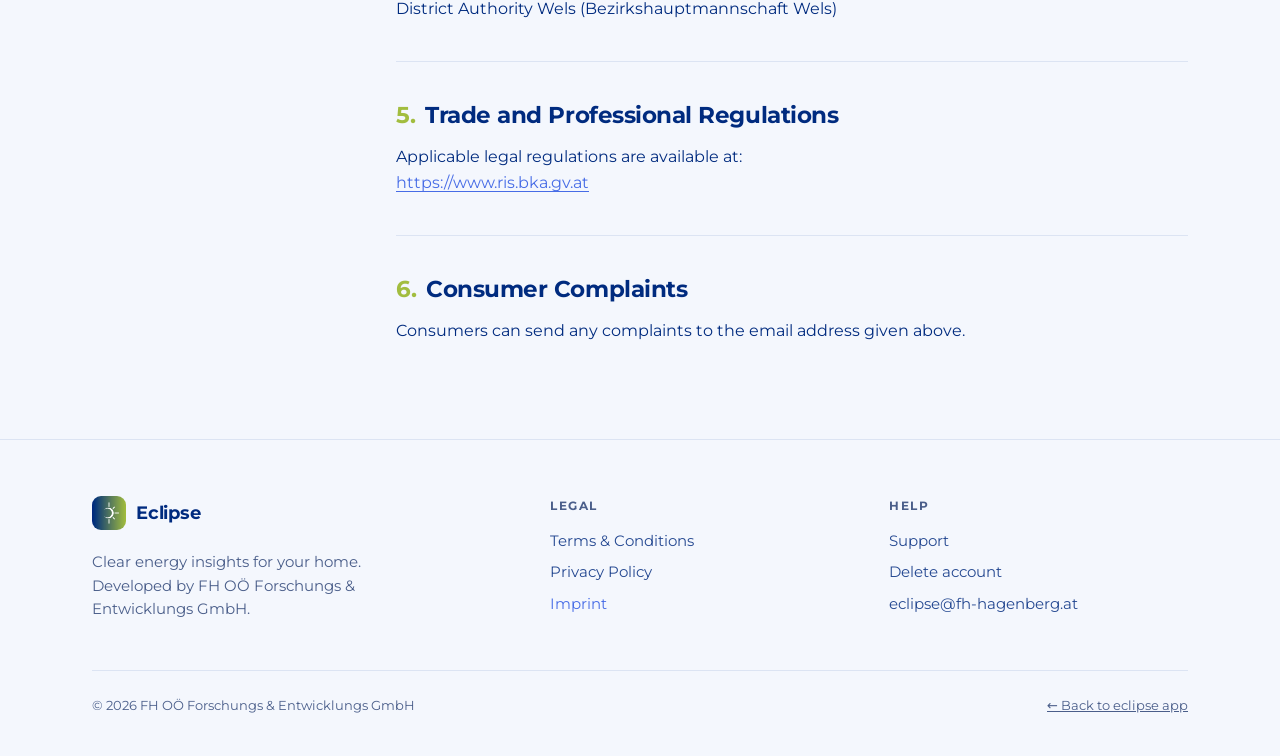
<file: eclipse-app/imprint.html>
<!doctype html>
<html lang="en">
<head>
  <meta charset="utf-8">
  <meta name="viewport" content="width=device-width, initial-scale=1">
  <title>Imprint – Eclipse</title>
  <meta name="description" content="Imprint of the Eclipse app.">
  <meta name="theme-color" content="#001338">
  <link rel="icon" type="image/png" href="assets/img/app-icon.png">
  <link rel="apple-touch-icon" href="assets/img/apple-touch-icon.png">
  <link rel="canonical" href="https://eclipse-energy.github.io/eclipse-legal/eclipse-app/imprint.html">
  <link rel="alternate" hreflang="en" href="https://eclipse-energy.github.io/eclipse-legal/eclipse-app/imprint.html">
  <link rel="alternate" hreflang="de" href="https://eclipse-energy.github.io/eclipse-legal/eclipse-app/de/imprint.html">
  <link rel="alternate" hreflang="x-default" href="https://eclipse-energy.github.io/eclipse-legal/eclipse-app/imprint.html">
  <link rel="stylesheet" href="assets/css/style.css">
</head>
<body>
  <a class="skip-link" href="#main">Skip to content</a>

  <header class="site-header">
    <nav class="container nav" aria-label="Main">
      <a class="brand" href="./">
        <img src="assets/img/app-icon.png" alt="" width="34" height="34">
        Eclipse
      </a>
      <ul class="nav-links">
        <li><a href="./#services">Services</a></li>
        <li><a href="./#power-analytics">Power Analytics</a></li>
        <li><a href="./#project">Project</a></li>
      </ul>
      <div class="lang-switch" aria-label="Language">
        <span aria-current="true">EN</span>
        <a href="de/imprint.html" hreflang="de" lang="de">DE</a>
      </div>
      <a class="nav-cta" href="./#download">Get the app</a>
    </nav>
  </header>

  <main id="main">
    <div class="legal-hero">
      <div class="container">
        <span class="eyebrow">Legal</span>
        <h1>Imprint</h1>
        <ul class="legal-tabs" aria-label="Legal pages">
          <li><a href="terms.html">Terms</a></li>
          <li><a href="privacy.html">Privacy</a></li>
          <li><a href="imprint.html" aria-current="page">Imprint</a></li>
          <li><a href="support.html">Support</a></li>
          <li><a href="delete.html">Delete account</a></li>
        </ul>
      </div>
    </div>

    <div class="container legal-layout">
      <nav class="toc" aria-label="Contents">
        <ol>
          <li><a href="#anbieter">1. Provider</a></li>
          <li><a href="#unternehmensdaten">2. Company Details</a></li>
          <li><a href="#unternehmensgegenstand">3. Business Purpose</a></li>
          <li><a href="#aufsichtsbehoerde">4. Supervisory Authority</a></li>
          <li><a href="#gewerbe-und-berufsrechtliche-vorschriften">5. Trade and Professional Regulations</a></li>
          <li><a href="#online-streitbeilegung">6. Consumer Complaints</a></li>
        </ol>
      </nav>
      <article class="prose">
      <p><em>Disclosure pursuant to §25 Austrian Media Act (Mediengesetz) and information pursuant to §5 (1) Austrian E-Commerce Act (E-Commerce-Gesetz)</em></p>

      <section id="anbieter">
        <h2><span class="num">1.</span>Provider</h2>
        <address>
          <strong>FH OÖ Forschungs und Entwicklungs GmbH</strong><br>
          Roseggerstraße 15<br>
          4600 Wels<br>
          Austria
        </address>
        <ul>
          <li><strong>Phone:</strong> <a href="tel:+435080414123">+43 50 804 14123</a></li>
          <li><strong>Fax:</strong> +43 50 804 11900</li>
          <li><strong>Email:</strong> <a href="mailto:research@fh-ooe.at">research@fh-ooe.at</a></li>
          <li><strong>Web:</strong> <a href="http://forschung.fh-ooe.at">http://forschung.fh-ooe.at</a></li>
        </ul>
      </section>

      <section id="unternehmensdaten">
        <h2><span class="num">2.</span>Company Details</h2>
        <ul>
          <li><strong>VAT ID:</strong> ATU57300236</li>
          <li><strong>Company register number:</strong> 236733 m</li>
          <li><strong>Register court:</strong> Regional Court Wels (Landesgericht Wels)</li>
          <li><strong>Chamber membership:</strong> Austrian Economic Chamber, Upper Austria (Wirtschaftskammer Oberösterreich)</li>
        </ul>
      </section>

      <section id="unternehmensgegenstand">
        <h2><span class="num">3.</span>Business Purpose</h2>
        <p>Research and development.<br>
        Work is primarily project-based.<br>
        Locations:</p>
        <ul>
          <li>Linz</li>
          <li>Wels</li>
          <li>Hagenberg</li>
          <li>Steyr</li>
        </ul>
      </section>

      <section id="aufsichtsbehoerde">
        <h2><span class="num">4.</span>Supervisory Authority</h2>
        <p>District Authority Wels (Bezirkshauptmannschaft Wels)</p>
      </section>

      <section id="gewerbe-und-berufsrechtliche-vorschriften">
        <h2><span class="num">5.</span>Trade and Professional Regulations</h2>
        <p>Applicable legal regulations are available at:<br>
        <a href="https://www.ris.bka.gv.at">https://www.ris.bka.gv.at</a></p>
      </section>

      <section id="online-streitbeilegung">
        <h2><span class="num">6.</span>Consumer Complaints</h2>
        <p>Consumers can send any complaints to the email address given above.</p>
      </section>
      </article>
    </div>
  </main>

  <footer class="site-footer">
    <div class="container">
      <div class="footer-grid">
        <div>
          <a class="brand" href="./">
            <img src="assets/img/app-icon.png" alt="" width="34" height="34">
            Eclipse
          </a>
          <p class="footer-about">Clear energy insights for your home. Developed by FH OÖ Forschungs &amp; Entwicklungs GmbH.</p>
        </div>
        <div>
          <p class="footer-title">Legal</p>
          <ul class="footer-links">
            <li><a href="terms.html">Terms &amp; Conditions</a></li>
            <li><a href="privacy.html">Privacy Policy</a></li>
            <li><a href="imprint.html" aria-current="page">Imprint</a></li>
          </ul>
        </div>
        <div>
          <p class="footer-title">Help</p>
          <ul class="footer-links">
            <li><a href="support.html">Support</a></li>
            <li><a href="delete.html">Delete account</a></li>
            <li><a href="mailto:eclipse@fh-hagenberg.at">eclipse@fh-hagenberg.at</a></li>
          </ul>
        </div>
      </div>
      <div class="footer-bottom">
        <span>© 2026 FH OÖ Forschungs &amp; Entwicklungs GmbH</span>
        <a href="./">← Back to eclipse app</a>
      </div>
    </div>
  </footer>
</body>
</html>
</file>
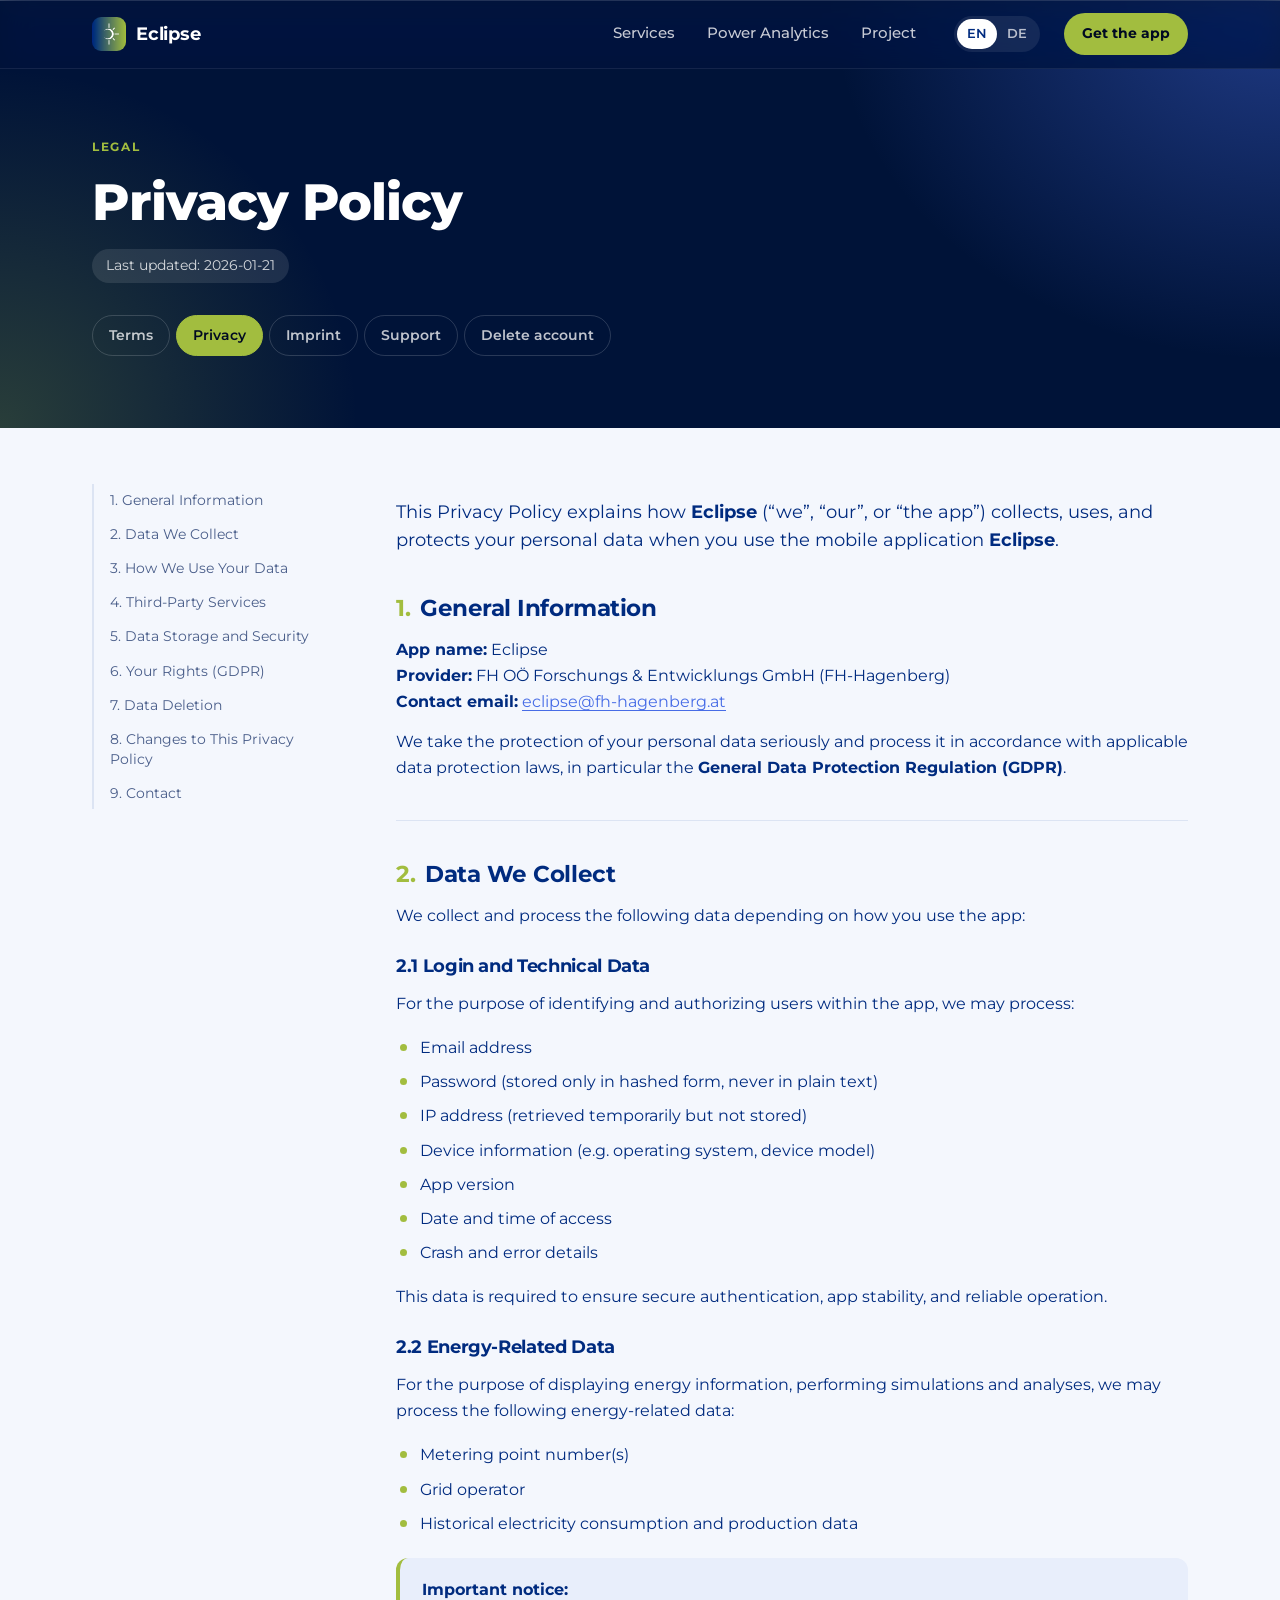
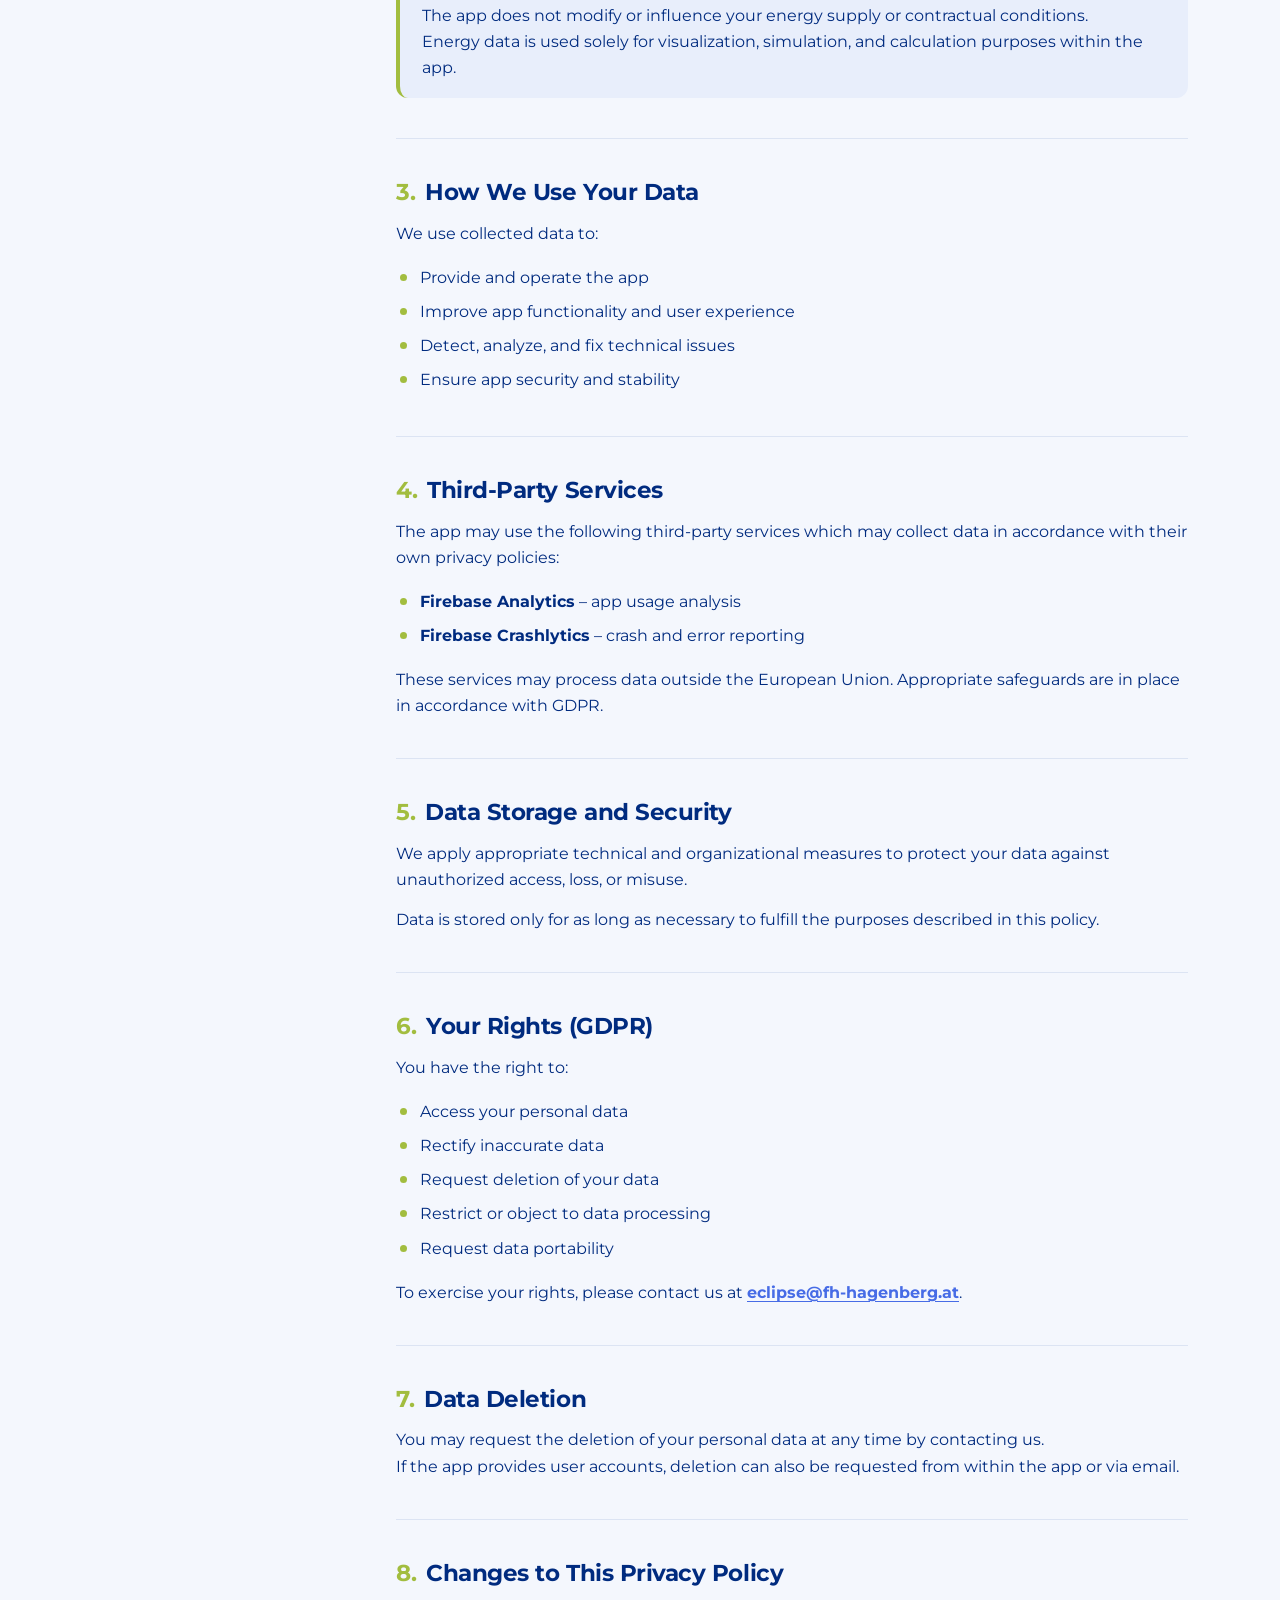
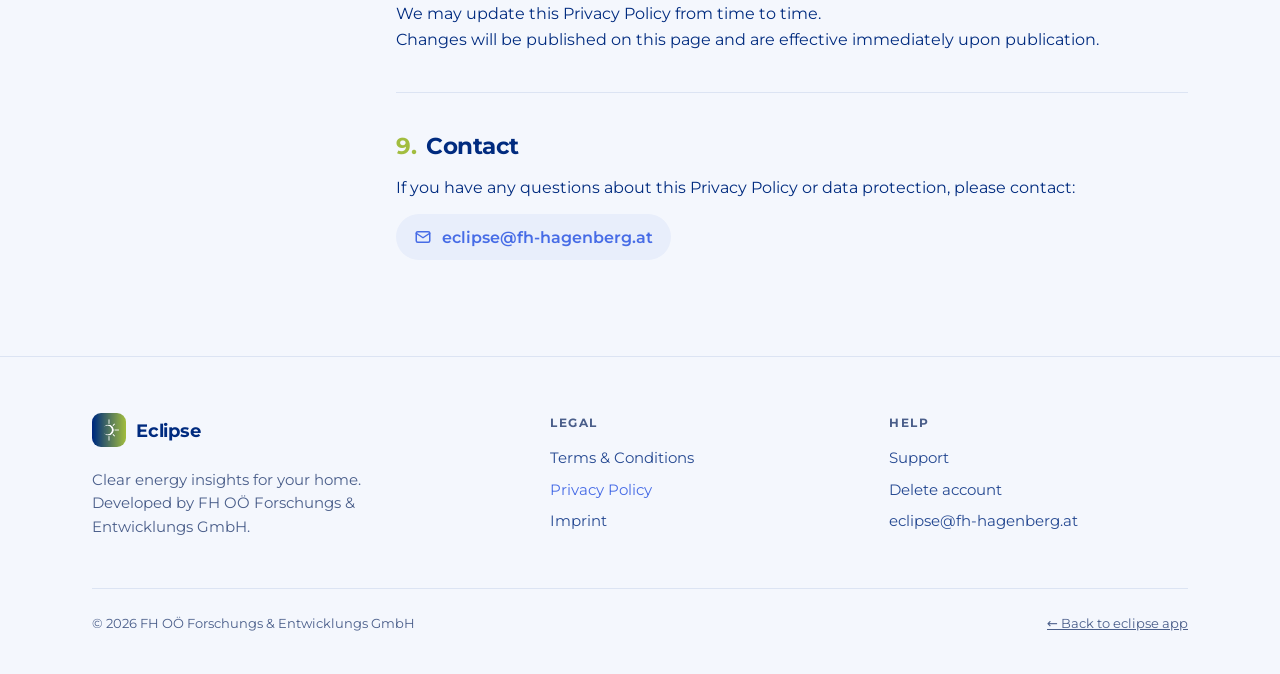
<file: eclipse-app/privacy.html>
<!doctype html>
<html lang="en">
<head>
  <meta charset="utf-8">
  <meta name="viewport" content="width=device-width, initial-scale=1">
  <title>Privacy Policy – Eclipse</title>
  <meta name="description" content="Privacy Policy for the Eclipse app.">
  <meta name="theme-color" content="#001338">
  <link rel="icon" type="image/png" href="assets/img/app-icon.png">
  <link rel="apple-touch-icon" href="assets/img/apple-touch-icon.png">
  <link rel="canonical" href="https://eclipse-energy.github.io/eclipse-legal/eclipse-app/privacy.html">
  <link rel="alternate" hreflang="en" href="https://eclipse-energy.github.io/eclipse-legal/eclipse-app/privacy.html">
  <link rel="alternate" hreflang="de" href="https://eclipse-energy.github.io/eclipse-legal/eclipse-app/de/privacy.html">
  <link rel="alternate" hreflang="x-default" href="https://eclipse-energy.github.io/eclipse-legal/eclipse-app/privacy.html">
  <link rel="stylesheet" href="assets/css/style.css">
</head>
<body>
  <a class="skip-link" href="#main">Skip to content</a>

  <header class="site-header">
    <nav class="container nav" aria-label="Main">
      <a class="brand" href="./">
        <img src="assets/img/app-icon.png" alt="" width="34" height="34">
        Eclipse
      </a>
      <ul class="nav-links">
        <li><a href="./#services">Services</a></li>
        <li><a href="./#power-analytics">Power Analytics</a></li>
        <li><a href="./#project">Project</a></li>
      </ul>
      <div class="lang-switch" aria-label="Language">
        <span aria-current="true">EN</span>
        <a href="de/privacy.html" hreflang="de" lang="de">DE</a>
      </div>
      <a class="nav-cta" href="./#download">Get the app</a>
    </nav>
  </header>

  <main id="main">
    <div class="legal-hero">
      <div class="container">
        <span class="eyebrow">Legal</span>
        <h1>Privacy Policy</h1>
        <span class="meta">Last updated: 2026-01-21</span>
        <ul class="legal-tabs" aria-label="Legal pages">
          <li><a href="terms.html">Terms</a></li>
          <li><a href="privacy.html" aria-current="page">Privacy</a></li>
          <li><a href="imprint.html">Imprint</a></li>
          <li><a href="support.html">Support</a></li>
          <li><a href="delete.html">Delete account</a></li>
        </ul>
      </div>
    </div>

    <div class="container legal-layout">
      <nav class="toc" aria-label="Contents">
        <ol>
          <li><a href="#general-information">1. General Information</a></li>
          <li><a href="#data-we-collect">2. Data We Collect</a></li>
          <li><a href="#how-we-use-your-data">3. How We Use Your Data</a></li>
          <li><a href="#third-party-services">4. Third-Party Services</a></li>
          <li><a href="#data-storage-and-security">5. Data Storage and Security</a></li>
          <li><a href="#your-rights-gdpr">6. Your Rights (GDPR)</a></li>
          <li><a href="#data-deletion">7. Data Deletion</a></li>
          <li><a href="#changes-to-this-privacy-policy">8. Changes to This Privacy Policy</a></li>
          <li><a href="#contact">9. Contact</a></li>
        </ol>
      </nav>
      <article class="prose">
      <p>This Privacy Policy explains how <strong>Eclipse</strong> (“we”, “our”, or “the app”) collects, uses, and protects your personal data when you use the mobile application <strong>Eclipse</strong>.</p>

      <section id="general-information">
        <h2><span class="num">1.</span>General Information</h2>
        <p><strong>App name:</strong> Eclipse<br>
        <strong>Provider:</strong> FH OÖ Forschungs &amp; Entwicklungs GmbH (FH-Hagenberg)<br>
        <strong>Contact email:</strong> <a href="mailto:eclipse@fh-hagenberg.at">eclipse@fh-hagenberg.at</a></p>
        <p>We take the protection of your personal data seriously and process it in accordance with applicable data protection laws, in particular the <strong>General Data Protection Regulation (GDPR)</strong>.</p>
      </section>

      <section id="data-we-collect">
        <h2><span class="num">2.</span>Data We Collect</h2>
        <p>We collect and process the following data depending on how you use the app:</p>
        <h3>2.1 Login and Technical Data</h3>
        <p>For the purpose of identifying and authorizing users within the app, we may process:</p>
        <ul>
          <li>Email address</li>
          <li>Password (stored only in hashed form, never in plain text)</li>
          <li>IP address (retrieved temporarily but not stored)</li>
          <li>Device information (e.g. operating system, device model)</li>
          <li>App version</li>
          <li>Date and time of access</li>
          <li>Crash and error details</li>
        </ul>
        <p>This data is required to ensure secure authentication, app stability, and reliable operation.</p>
        <h3>2.2 Energy-Related Data</h3>
        <p>For the purpose of displaying energy information, performing simulations and analyses, we may process the following energy-related data:</p>
        <ul>
          <li>Metering point number(s)</li>
          <li>Grid operator</li>
          <li>Historical electricity consumption and production data</li>
        </ul>
        <div class="callout">
          <p><strong>Important notice:</strong><br>
        The app does not modify or influence your energy supply or contractual conditions.<br>
        Energy data is used solely for visualization, simulation, and calculation purposes within the app.</p>
        </div>
      </section>

      <section id="how-we-use-your-data">
        <h2><span class="num">3.</span>How We Use Your Data</h2>
        <p>We use collected data to:</p>
        <ul>
          <li>Provide and operate the app</li>
          <li>Improve app functionality and user experience</li>
          <li>Detect, analyze, and fix technical issues</li>
          <li>Ensure app security and stability</li>
        </ul>
      </section>

      <section id="third-party-services">
        <h2><span class="num">4.</span>Third-Party Services</h2>
        <p>The app may use the following third-party services which may collect data in accordance with their own privacy policies:</p>
        <ul>
          <li><strong>Firebase Analytics</strong> – app usage analysis</li>
          <li><strong>Firebase Crashlytics</strong> – crash and error reporting</li>
        </ul>
        <p>These services may process data outside the European Union. Appropriate safeguards are in place in accordance with GDPR.</p>
      </section>

      <section id="data-storage-and-security">
        <h2><span class="num">5.</span>Data Storage and Security</h2>
        <p>We apply appropriate technical and organizational measures to protect your data against unauthorized access, loss, or misuse.</p>
        <p>Data is stored only for as long as necessary to fulfill the purposes described in this policy.</p>
      </section>

      <section id="your-rights-gdpr">
        <h2><span class="num">6.</span>Your Rights (GDPR)</h2>
        <p>You have the right to:</p>
        <ul>
          <li>Access your personal data</li>
          <li>Rectify inaccurate data</li>
          <li>Request deletion of your data</li>
          <li>Restrict or object to data processing</li>
          <li>Request data portability</li>
        </ul>
        <p>To exercise your rights, please contact us at <a href="mailto:eclipse@fh-hagenberg.at"><strong>eclipse@fh-hagenberg.at</strong></a>.</p>
      </section>

      <section id="data-deletion">
        <h2><span class="num">7.</span>Data Deletion</h2>
        <p>You may request the deletion of your personal data at any time by contacting us.<br>
        If the app provides user accounts, deletion can also be requested from within the app or via email.</p>
      </section>

      <section id="changes-to-this-privacy-policy">
        <h2><span class="num">8.</span>Changes to This Privacy Policy</h2>
        <p>We may update this Privacy Policy from time to time.<br>
        Changes will be published on this page and are effective immediately upon publication.</p>
      </section>

      <section id="contact">
        <h2><span class="num">9.</span>Contact</h2>
        <p>If you have any questions about this Privacy Policy or data protection, please contact:</p>
        <a class="mail-chip" href="mailto:eclipse@fh-hagenberg.at"><svg viewBox="0 0 24 24" aria-hidden="true"><g fill="none" stroke="currentColor" stroke-width="2" stroke-linecap="round" stroke-linejoin="round"><rect x="3" y="5" width="18" height="14" rx="2"/><path d="m3 7 9 6 9-6"/></g></svg>eclipse@fh-hagenberg.at</a>
      </section>
      </article>
    </div>
  </main>

  <footer class="site-footer">
    <div class="container">
      <div class="footer-grid">
        <div>
          <a class="brand" href="./">
            <img src="assets/img/app-icon.png" alt="" width="34" height="34">
            Eclipse
          </a>
          <p class="footer-about">Clear energy insights for your home. Developed by FH OÖ Forschungs &amp; Entwicklungs GmbH.</p>
        </div>
        <div>
          <p class="footer-title">Legal</p>
          <ul class="footer-links">
            <li><a href="terms.html">Terms &amp; Conditions</a></li>
            <li><a href="privacy.html" aria-current="page">Privacy Policy</a></li>
            <li><a href="imprint.html">Imprint</a></li>
          </ul>
        </div>
        <div>
          <p class="footer-title">Help</p>
          <ul class="footer-links">
            <li><a href="support.html">Support</a></li>
            <li><a href="delete.html">Delete account</a></li>
            <li><a href="mailto:eclipse@fh-hagenberg.at">eclipse@fh-hagenberg.at</a></li>
          </ul>
        </div>
      </div>
      <div class="footer-bottom">
        <span>© 2026 FH OÖ Forschungs &amp; Entwicklungs GmbH</span>
        <a href="./">← Back to eclipse app</a>
      </div>
    </div>
  </footer>
</body>
</html>
</file>
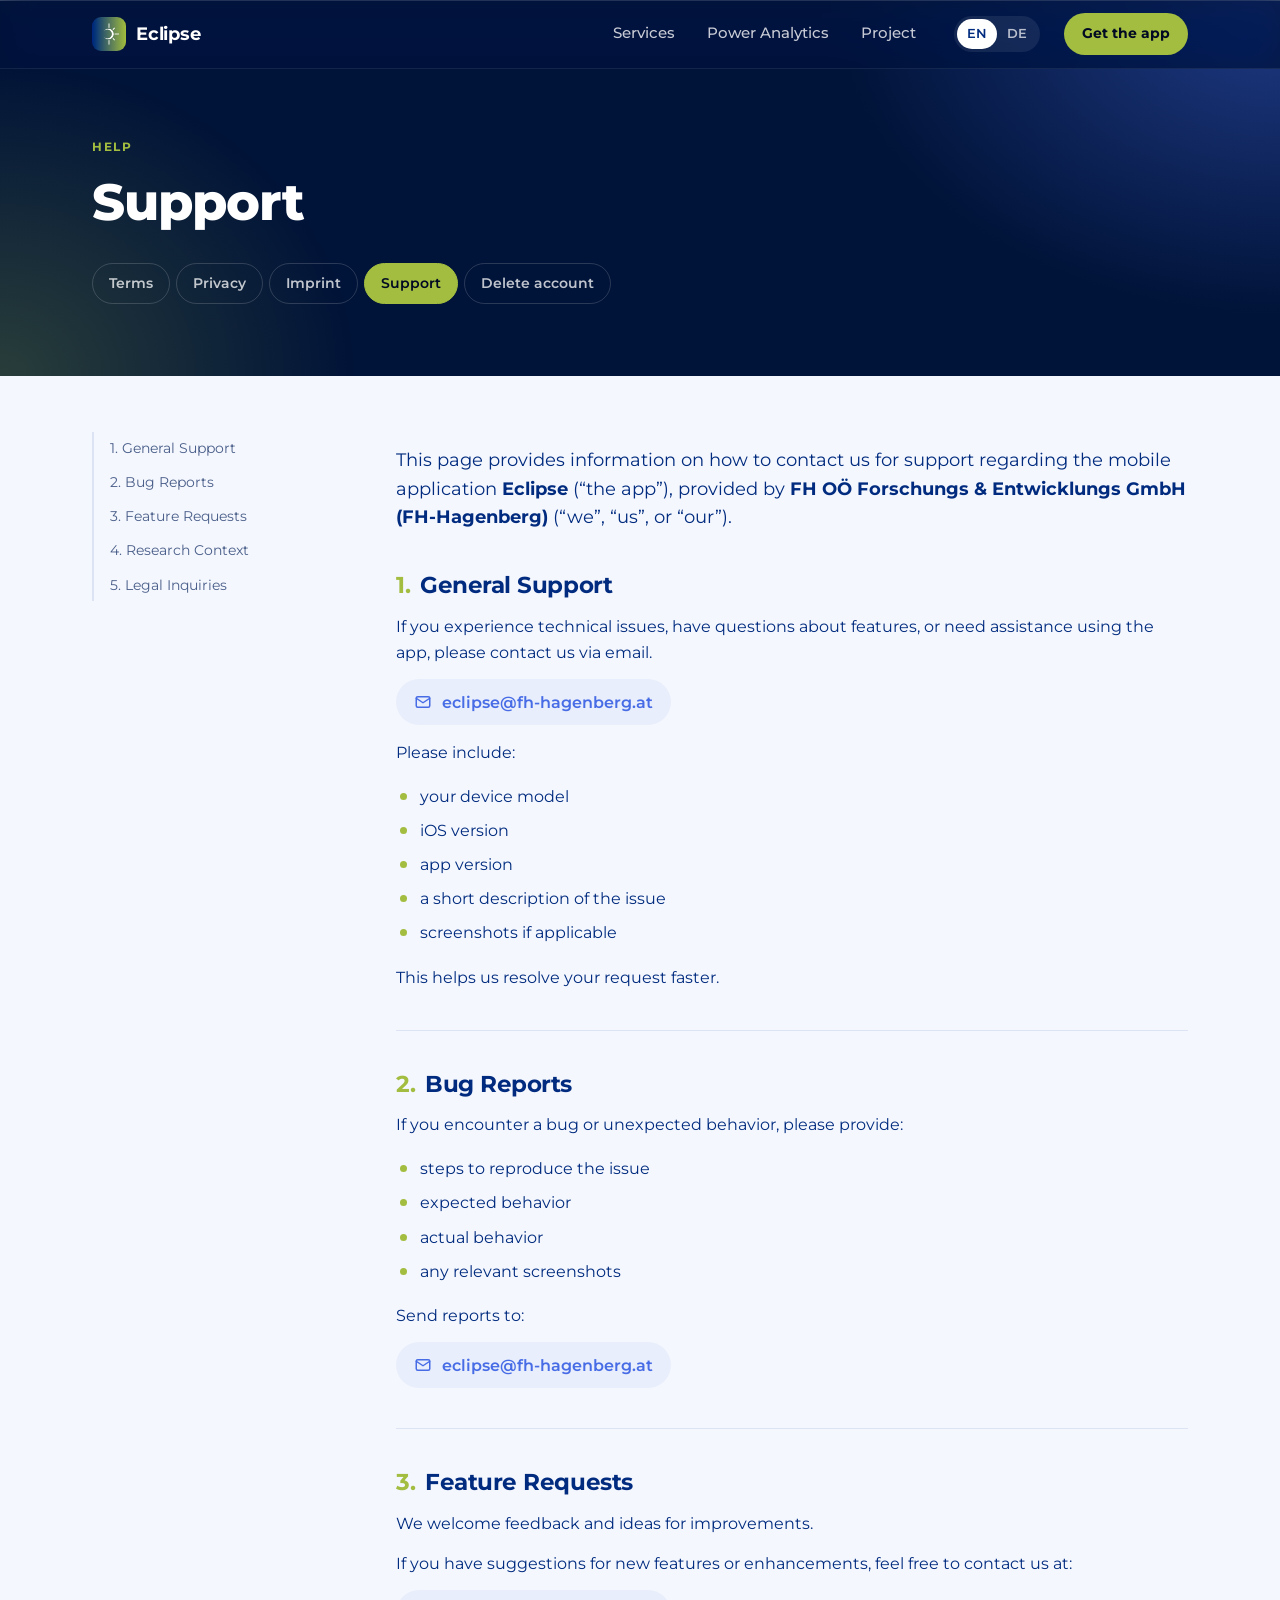
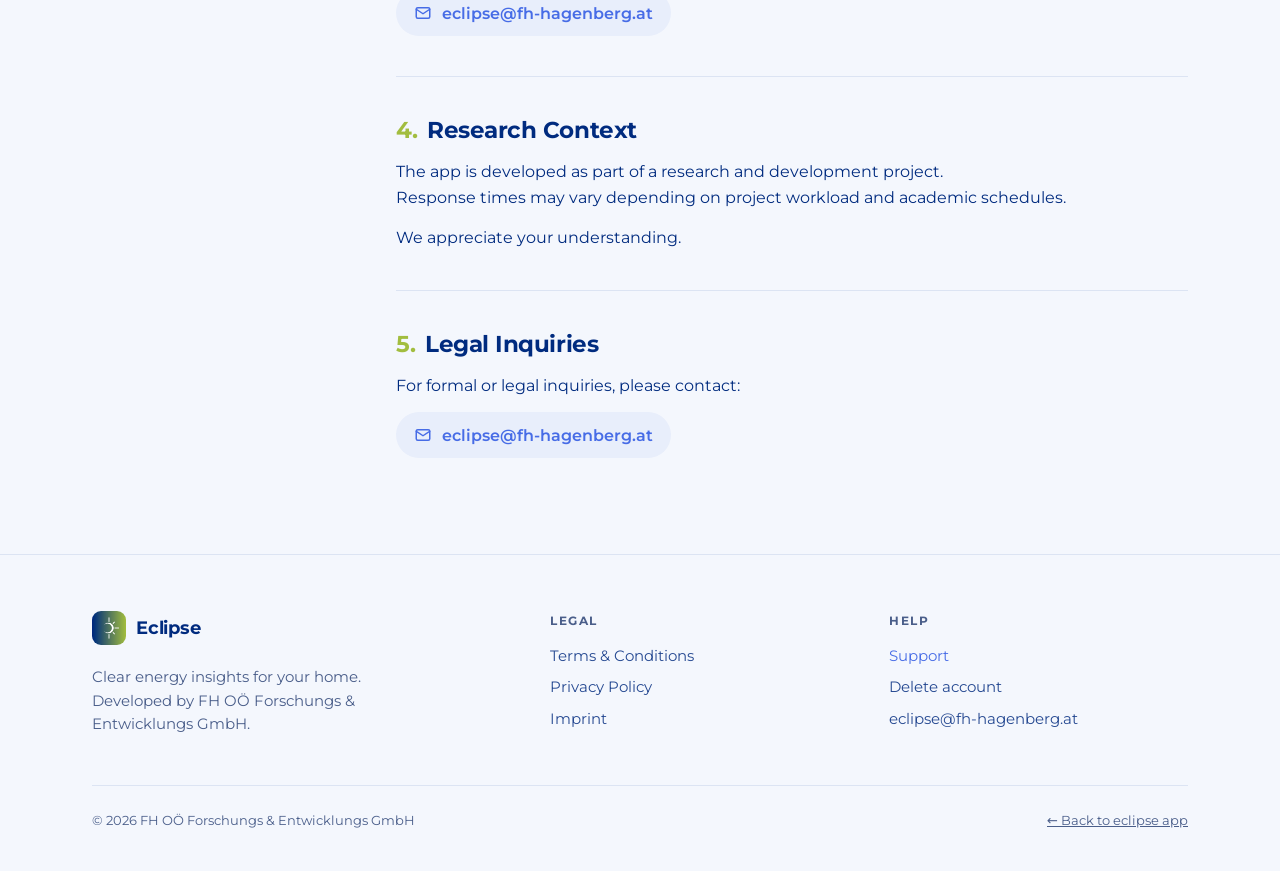
<file: eclipse-app/support.html>
<!doctype html>
<html lang="en">
<head>
  <meta charset="utf-8">
  <meta name="viewport" content="width=device-width, initial-scale=1">
  <title>Support – Eclipse</title>
  <meta name="description" content="Get support for the Eclipse app.">
  <meta name="theme-color" content="#001338">
  <link rel="icon" type="image/png" href="assets/img/app-icon.png">
  <link rel="apple-touch-icon" href="assets/img/apple-touch-icon.png">
  <link rel="canonical" href="https://eclipse-energy.github.io/eclipse-legal/eclipse-app/support.html">
  <link rel="alternate" hreflang="en" href="https://eclipse-energy.github.io/eclipse-legal/eclipse-app/support.html">
  <link rel="alternate" hreflang="de" href="https://eclipse-energy.github.io/eclipse-legal/eclipse-app/de/support.html">
  <link rel="alternate" hreflang="x-default" href="https://eclipse-energy.github.io/eclipse-legal/eclipse-app/support.html">
  <link rel="stylesheet" href="assets/css/style.css">
</head>
<body>
  <a class="skip-link" href="#main">Skip to content</a>

  <header class="site-header">
    <nav class="container nav" aria-label="Main">
      <a class="brand" href="./">
        <img src="assets/img/app-icon.png" alt="" width="34" height="34">
        Eclipse
      </a>
      <ul class="nav-links">
        <li><a href="./#services">Services</a></li>
        <li><a href="./#power-analytics">Power Analytics</a></li>
        <li><a href="./#project">Project</a></li>
      </ul>
      <div class="lang-switch" aria-label="Language">
        <span aria-current="true">EN</span>
        <a href="de/support.html" hreflang="de" lang="de">DE</a>
      </div>
      <a class="nav-cta" href="./#download">Get the app</a>
    </nav>
  </header>

  <main id="main">
    <div class="legal-hero">
      <div class="container">
        <span class="eyebrow">Help</span>
        <h1>Support</h1>
        <ul class="legal-tabs" aria-label="Legal pages">
          <li><a href="terms.html">Terms</a></li>
          <li><a href="privacy.html">Privacy</a></li>
          <li><a href="imprint.html">Imprint</a></li>
          <li><a href="support.html" aria-current="page">Support</a></li>
          <li><a href="delete.html">Delete account</a></li>
        </ul>
      </div>
    </div>

    <div class="container legal-layout">
      <nav class="toc" aria-label="Contents">
        <ol>
          <li><a href="#general-support">1. General Support</a></li>
          <li><a href="#bug-reports">2. Bug Reports</a></li>
          <li><a href="#feature-requests">3. Feature Requests</a></li>
          <li><a href="#research-context">4. Research Context</a></li>
          <li><a href="#legal-inquiries">5. Legal Inquiries</a></li>
        </ol>
      </nav>
      <article class="prose">
      <p>This page provides information on how to contact us for support regarding the mobile application <strong>Eclipse</strong> (“the app”), provided by <strong>FH OÖ Forschungs &amp; Entwicklungs GmbH (FH-Hagenberg)</strong> (“we”, “us”, or “our”).</p>

      <section id="general-support">
        <h2><span class="num">1.</span>General Support</h2>
        <p>If you experience technical issues, have questions about features, or need assistance using the app, please contact us via email.</p>
        <a class="mail-chip" href="mailto:eclipse@fh-hagenberg.at"><svg viewBox="0 0 24 24" aria-hidden="true"><g fill="none" stroke="currentColor" stroke-width="2" stroke-linecap="round" stroke-linejoin="round"><rect x="3" y="5" width="18" height="14" rx="2"/><path d="m3 7 9 6 9-6"/></g></svg>eclipse@fh-hagenberg.at</a>
        <p>Please include:</p>
        <ul>
          <li>your device model</li>
          <li>iOS version</li>
          <li>app version</li>
          <li>a short description of the issue</li>
          <li>screenshots if applicable</li>
        </ul>
        <p>This helps us resolve your request faster.</p>
      </section>

      <section id="bug-reports">
        <h2><span class="num">2.</span>Bug Reports</h2>
        <p>If you encounter a bug or unexpected behavior, please provide:</p>
        <ul>
          <li>steps to reproduce the issue</li>
          <li>expected behavior</li>
          <li>actual behavior</li>
          <li>any relevant screenshots</li>
        </ul>
        <p>Send reports to:</p>
        <a class="mail-chip" href="mailto:eclipse@fh-hagenberg.at"><svg viewBox="0 0 24 24" aria-hidden="true"><g fill="none" stroke="currentColor" stroke-width="2" stroke-linecap="round" stroke-linejoin="round"><rect x="3" y="5" width="18" height="14" rx="2"/><path d="m3 7 9 6 9-6"/></g></svg>eclipse@fh-hagenberg.at</a>
      </section>

      <section id="feature-requests">
        <h2><span class="num">3.</span>Feature Requests</h2>
        <p>We welcome feedback and ideas for improvements.</p>
        <p>If you have suggestions for new features or enhancements, feel free to contact us at:</p>
        <a class="mail-chip" href="mailto:eclipse@fh-hagenberg.at"><svg viewBox="0 0 24 24" aria-hidden="true"><g fill="none" stroke="currentColor" stroke-width="2" stroke-linecap="round" stroke-linejoin="round"><rect x="3" y="5" width="18" height="14" rx="2"/><path d="m3 7 9 6 9-6"/></g></svg>eclipse@fh-hagenberg.at</a>
      </section>

      <section id="research-context">
        <h2><span class="num">4.</span>Research Context</h2>
        <p>The app is developed as part of a research and development project.<br>
        Response times may vary depending on project workload and academic schedules.</p>
        <p>We appreciate your understanding.</p>
      </section>

      <section id="legal-inquiries">
        <h2><span class="num">5.</span>Legal Inquiries</h2>
        <p>For formal or legal inquiries, please contact:</p>
        <a class="mail-chip" href="mailto:eclipse@fh-hagenberg.at"><svg viewBox="0 0 24 24" aria-hidden="true"><g fill="none" stroke="currentColor" stroke-width="2" stroke-linecap="round" stroke-linejoin="round"><rect x="3" y="5" width="18" height="14" rx="2"/><path d="m3 7 9 6 9-6"/></g></svg>eclipse@fh-hagenberg.at</a>
      </section>
      </article>
    </div>
  </main>

  <footer class="site-footer">
    <div class="container">
      <div class="footer-grid">
        <div>
          <a class="brand" href="./">
            <img src="assets/img/app-icon.png" alt="" width="34" height="34">
            Eclipse
          </a>
          <p class="footer-about">Clear energy insights for your home. Developed by FH OÖ Forschungs &amp; Entwicklungs GmbH.</p>
        </div>
        <div>
          <p class="footer-title">Legal</p>
          <ul class="footer-links">
            <li><a href="terms.html">Terms &amp; Conditions</a></li>
            <li><a href="privacy.html">Privacy Policy</a></li>
            <li><a href="imprint.html">Imprint</a></li>
          </ul>
        </div>
        <div>
          <p class="footer-title">Help</p>
          <ul class="footer-links">
            <li><a href="support.html" aria-current="page">Support</a></li>
            <li><a href="delete.html">Delete account</a></li>
            <li><a href="mailto:eclipse@fh-hagenberg.at">eclipse@fh-hagenberg.at</a></li>
          </ul>
        </div>
      </div>
      <div class="footer-bottom">
        <span>© 2026 FH OÖ Forschungs &amp; Entwicklungs GmbH</span>
        <a href="./">← Back to eclipse app</a>
      </div>
    </div>
  </footer>
</body>
</html>
</file>
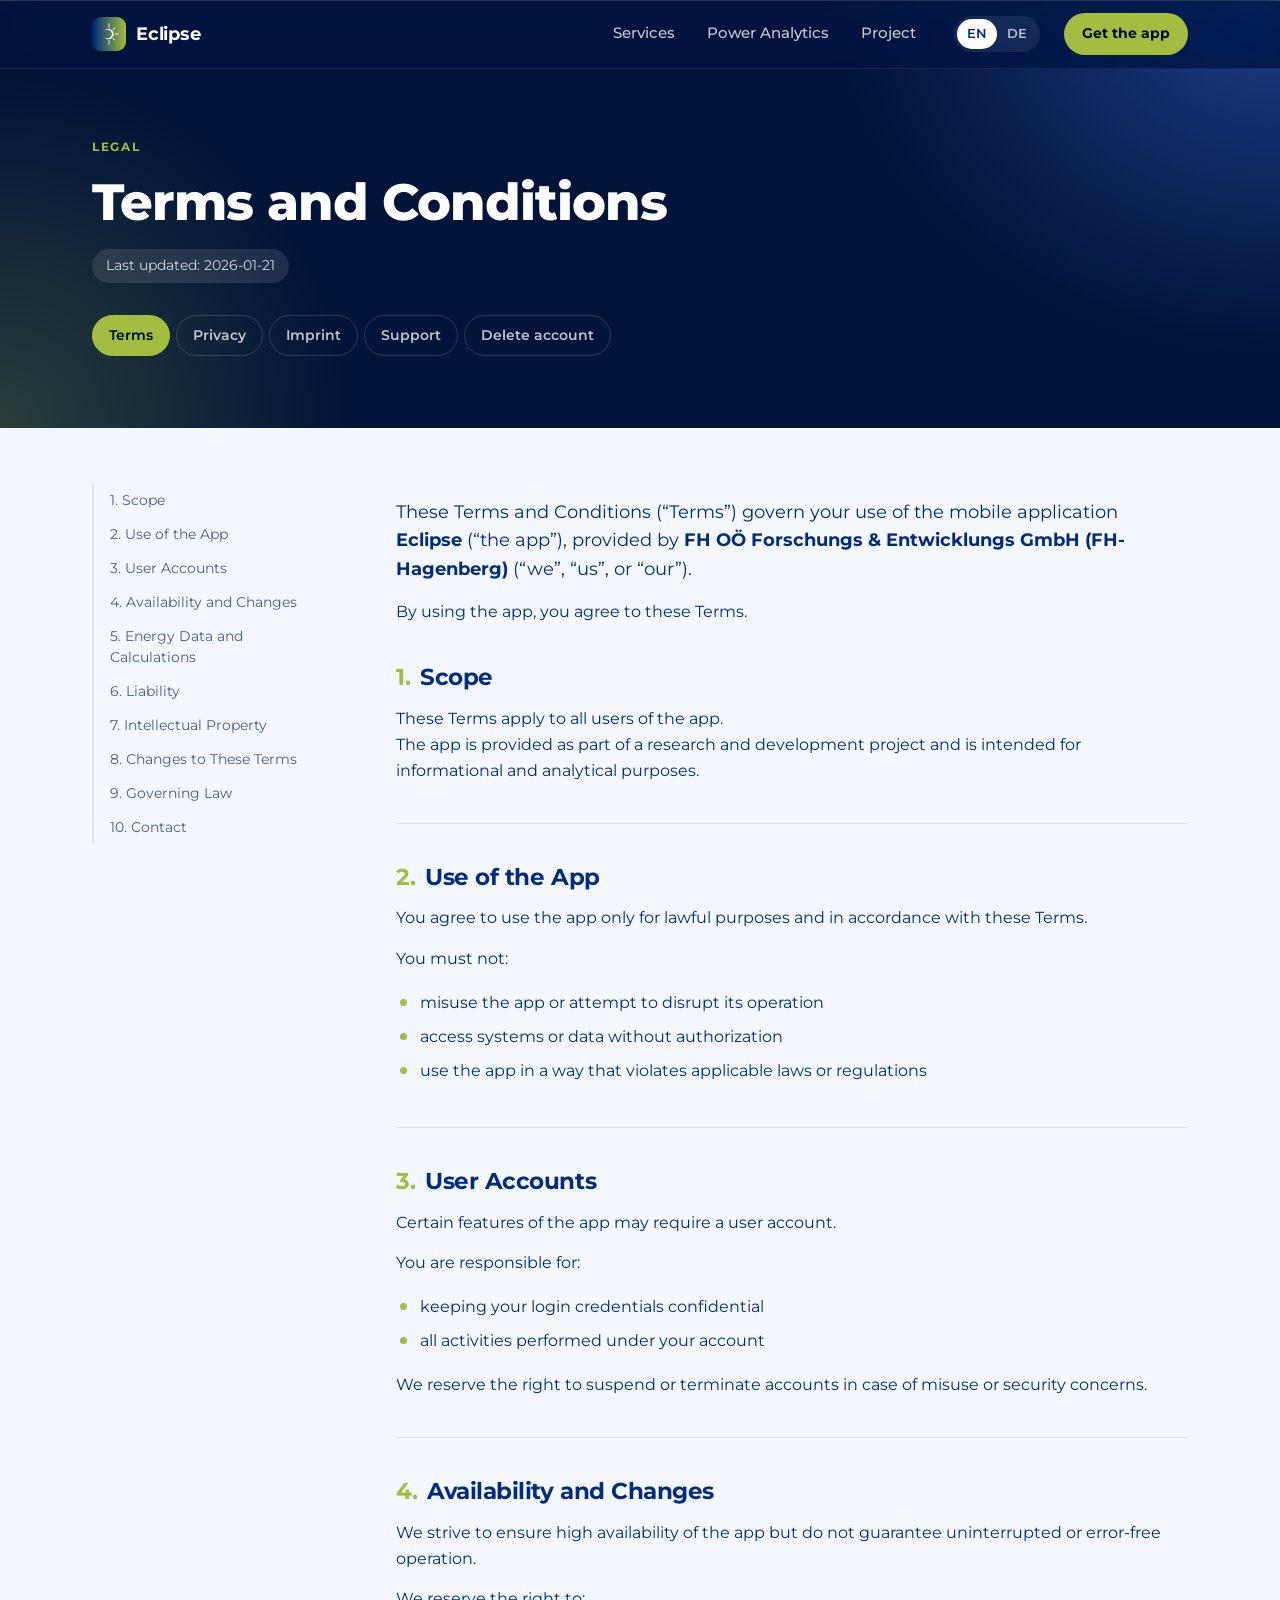
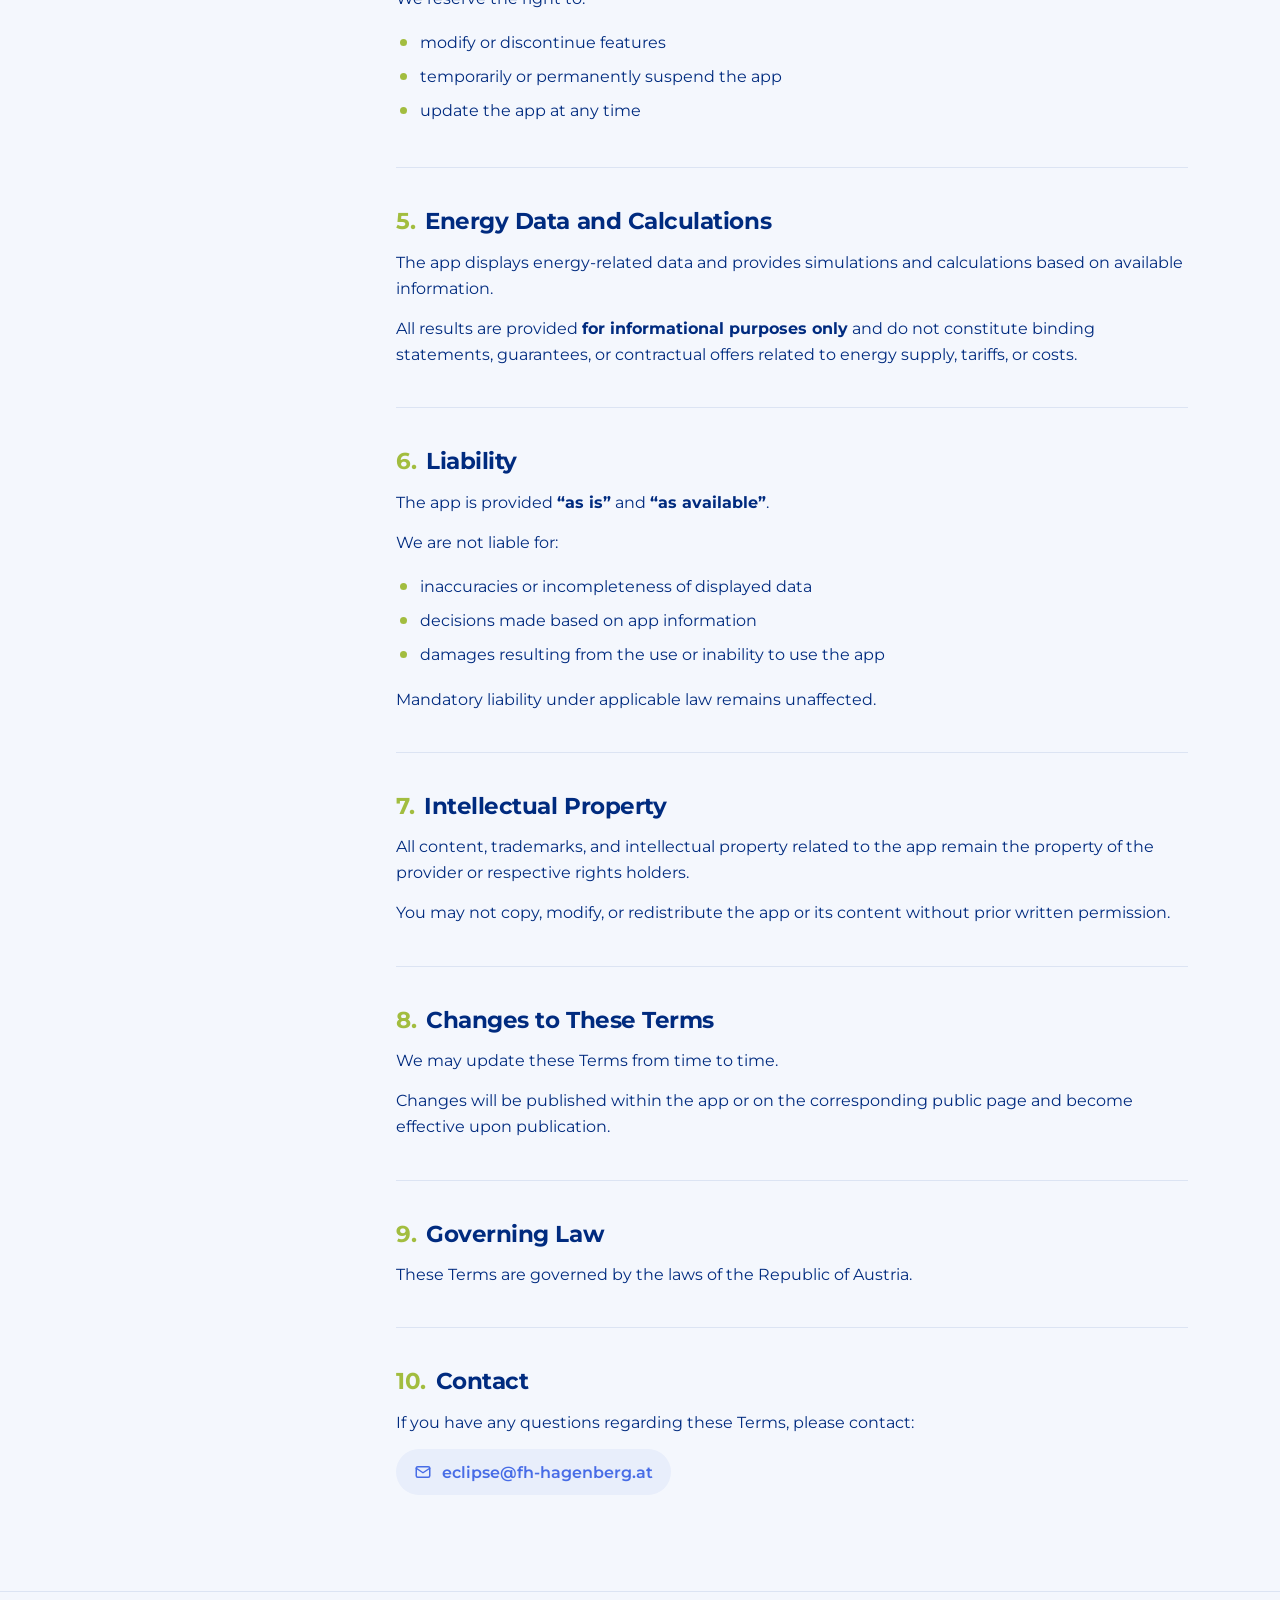
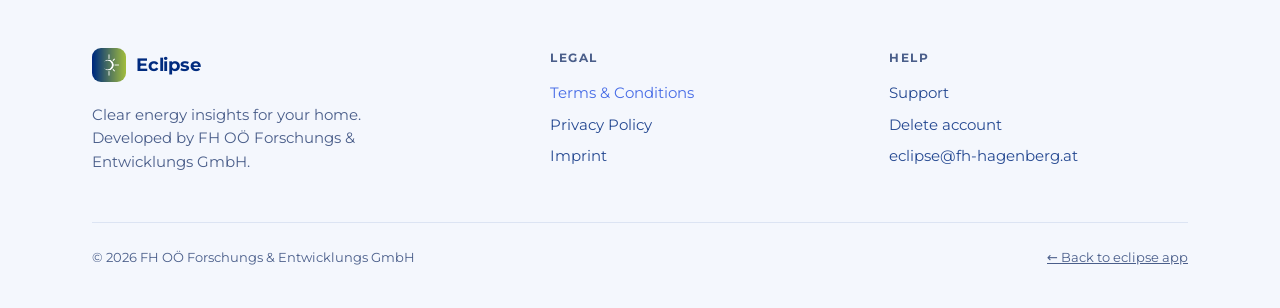
<file: eclipse-app/terms.html>
<!doctype html>
<html lang="en">
<head>
  <meta charset="utf-8">
  <meta name="viewport" content="width=device-width, initial-scale=1">
  <title>Terms and Conditions – Eclipse</title>
  <meta name="description" content="Terms and Conditions for the Eclipse app.">
  <meta name="theme-color" content="#001338">
  <link rel="icon" type="image/png" href="assets/img/app-icon.png">
  <link rel="apple-touch-icon" href="assets/img/apple-touch-icon.png">
  <link rel="canonical" href="https://eclipse-energy.github.io/eclipse-legal/eclipse-app/terms.html">
  <link rel="alternate" hreflang="en" href="https://eclipse-energy.github.io/eclipse-legal/eclipse-app/terms.html">
  <link rel="alternate" hreflang="de" href="https://eclipse-energy.github.io/eclipse-legal/eclipse-app/de/terms.html">
  <link rel="alternate" hreflang="x-default" href="https://eclipse-energy.github.io/eclipse-legal/eclipse-app/terms.html">
  <link rel="stylesheet" href="assets/css/style.css">
</head>
<body>
  <a class="skip-link" href="#main">Skip to content</a>

  <header class="site-header">
    <nav class="container nav" aria-label="Main">
      <a class="brand" href="./">
        <img src="assets/img/app-icon.png" alt="" width="34" height="34">
        Eclipse
      </a>
      <ul class="nav-links">
        <li><a href="./#services">Services</a></li>
        <li><a href="./#power-analytics">Power Analytics</a></li>
        <li><a href="./#project">Project</a></li>
      </ul>
      <div class="lang-switch" aria-label="Language">
        <span aria-current="true">EN</span>
        <a href="de/terms.html" hreflang="de" lang="de">DE</a>
      </div>
      <a class="nav-cta" href="./#download">Get the app</a>
    </nav>
  </header>

  <main id="main">
    <div class="legal-hero">
      <div class="container">
        <span class="eyebrow">Legal</span>
        <h1>Terms and Conditions</h1>
        <span class="meta">Last updated: 2026-01-21</span>
        <ul class="legal-tabs" aria-label="Legal pages">
          <li><a href="terms.html" aria-current="page">Terms</a></li>
          <li><a href="privacy.html">Privacy</a></li>
          <li><a href="imprint.html">Imprint</a></li>
          <li><a href="support.html">Support</a></li>
          <li><a href="delete.html">Delete account</a></li>
        </ul>
      </div>
    </div>

    <div class="container legal-layout">
      <nav class="toc" aria-label="Contents">
        <ol>
          <li><a href="#scope">1. Scope</a></li>
          <li><a href="#use-of-the-app">2. Use of the App</a></li>
          <li><a href="#user-accounts">3. User Accounts</a></li>
          <li><a href="#availability-and-changes">4. Availability and Changes</a></li>
          <li><a href="#energy-data-and-calculations">5. Energy Data and Calculations</a></li>
          <li><a href="#liability">6. Liability</a></li>
          <li><a href="#intellectual-property">7. Intellectual Property</a></li>
          <li><a href="#changes-to-these-terms">8. Changes to These Terms</a></li>
          <li><a href="#governing-law">9. Governing Law</a></li>
          <li><a href="#contact">10. Contact</a></li>
        </ol>
      </nav>
      <article class="prose">
      <p>These Terms and Conditions (“Terms”) govern your use of the mobile application <strong>Eclipse</strong> (“the app”), provided by <strong>FH OÖ Forschungs &amp; Entwicklungs GmbH (FH-Hagenberg)</strong> (“we”, “us”, or “our”).</p>
      <p>By using the app, you agree to these Terms.</p>

      <section id="scope">
        <h2><span class="num">1.</span>Scope</h2>
        <p>These Terms apply to all users of the app.<br>
        The app is provided as part of a research and development project and is intended for informational and analytical purposes.</p>
      </section>

      <section id="use-of-the-app">
        <h2><span class="num">2.</span>Use of the App</h2>
        <p>You agree to use the app only for lawful purposes and in accordance with these Terms.</p>
        <p>You must not:</p>
        <ul>
          <li>misuse the app or attempt to disrupt its operation</li>
          <li>access systems or data without authorization</li>
          <li>use the app in a way that violates applicable laws or regulations</li>
        </ul>
      </section>

      <section id="user-accounts">
        <h2><span class="num">3.</span>User Accounts</h2>
        <p>Certain features of the app may require a user account.</p>
        <p>You are responsible for:</p>
        <ul>
          <li>keeping your login credentials confidential</li>
          <li>all activities performed under your account</li>
        </ul>
        <p>We reserve the right to suspend or terminate accounts in case of misuse or security concerns.</p>
      </section>

      <section id="availability-and-changes">
        <h2><span class="num">4.</span>Availability and Changes</h2>
        <p>We strive to ensure high availability of the app but do not guarantee uninterrupted or error-free operation.</p>
        <p>We reserve the right to:</p>
        <ul>
          <li>modify or discontinue features</li>
          <li>temporarily or permanently suspend the app</li>
          <li>update the app at any time</li>
        </ul>
      </section>

      <section id="energy-data-and-calculations">
        <h2><span class="num">5.</span>Energy Data and Calculations</h2>
        <p>The app displays energy-related data and provides simulations and calculations based on available information.</p>
        <p>All results are provided <strong>for informational purposes only</strong> and do not constitute binding statements, guarantees, or contractual offers related to energy supply, tariffs, or costs.</p>
      </section>

      <section id="liability">
        <h2><span class="num">6.</span>Liability</h2>
        <p>The app is provided <strong>“as is”</strong> and <strong>“as available”</strong>.</p>
        <p>We are not liable for:</p>
        <ul>
          <li>inaccuracies or incompleteness of displayed data</li>
          <li>decisions made based on app information</li>
          <li>damages resulting from the use or inability to use the app</li>
        </ul>
        <p>Mandatory liability under applicable law remains unaffected.</p>
      </section>

      <section id="intellectual-property">
        <h2><span class="num">7.</span>Intellectual Property</h2>
        <p>All content, trademarks, and intellectual property related to the app remain the property of the provider or respective rights holders.</p>
        <p>You may not copy, modify, or redistribute the app or its content without prior written permission.</p>
      </section>

      <section id="changes-to-these-terms">
        <h2><span class="num">8.</span>Changes to These Terms</h2>
        <p>We may update these Terms from time to time.</p>
        <p>Changes will be published within the app or on the corresponding public page and become effective upon publication.</p>
      </section>

      <section id="governing-law">
        <h2><span class="num">9.</span>Governing Law</h2>
        <p>These Terms are governed by the laws of the Republic of Austria.</p>
      </section>

      <section id="contact">
        <h2><span class="num">10.</span>Contact</h2>
        <p>If you have any questions regarding these Terms, please contact:</p>
        <a class="mail-chip" href="mailto:eclipse@fh-hagenberg.at"><svg viewBox="0 0 24 24" aria-hidden="true"><g fill="none" stroke="currentColor" stroke-width="2" stroke-linecap="round" stroke-linejoin="round"><rect x="3" y="5" width="18" height="14" rx="2"/><path d="m3 7 9 6 9-6"/></g></svg>eclipse@fh-hagenberg.at</a>
      </section>
      </article>
    </div>
  </main>

  <footer class="site-footer">
    <div class="container">
      <div class="footer-grid">
        <div>
          <a class="brand" href="./">
            <img src="assets/img/app-icon.png" alt="" width="34" height="34">
            Eclipse
          </a>
          <p class="footer-about">Clear energy insights for your home. Developed by FH OÖ Forschungs &amp; Entwicklungs GmbH.</p>
        </div>
        <div>
          <p class="footer-title">Legal</p>
          <ul class="footer-links">
            <li><a href="terms.html" aria-current="page">Terms &amp; Conditions</a></li>
            <li><a href="privacy.html">Privacy Policy</a></li>
            <li><a href="imprint.html">Imprint</a></li>
          </ul>
        </div>
        <div>
          <p class="footer-title">Help</p>
          <ul class="footer-links">
            <li><a href="support.html">Support</a></li>
            <li><a href="delete.html">Delete account</a></li>
            <li><a href="mailto:eclipse@fh-hagenberg.at">eclipse@fh-hagenberg.at</a></li>
          </ul>
        </div>
      </div>
      <div class="footer-bottom">
        <span>© 2026 FH OÖ Forschungs &amp; Entwicklungs GmbH</span>
        <a href="./">← Back to eclipse app</a>
      </div>
    </div>
  </footer>
</body>
</html>
</file>
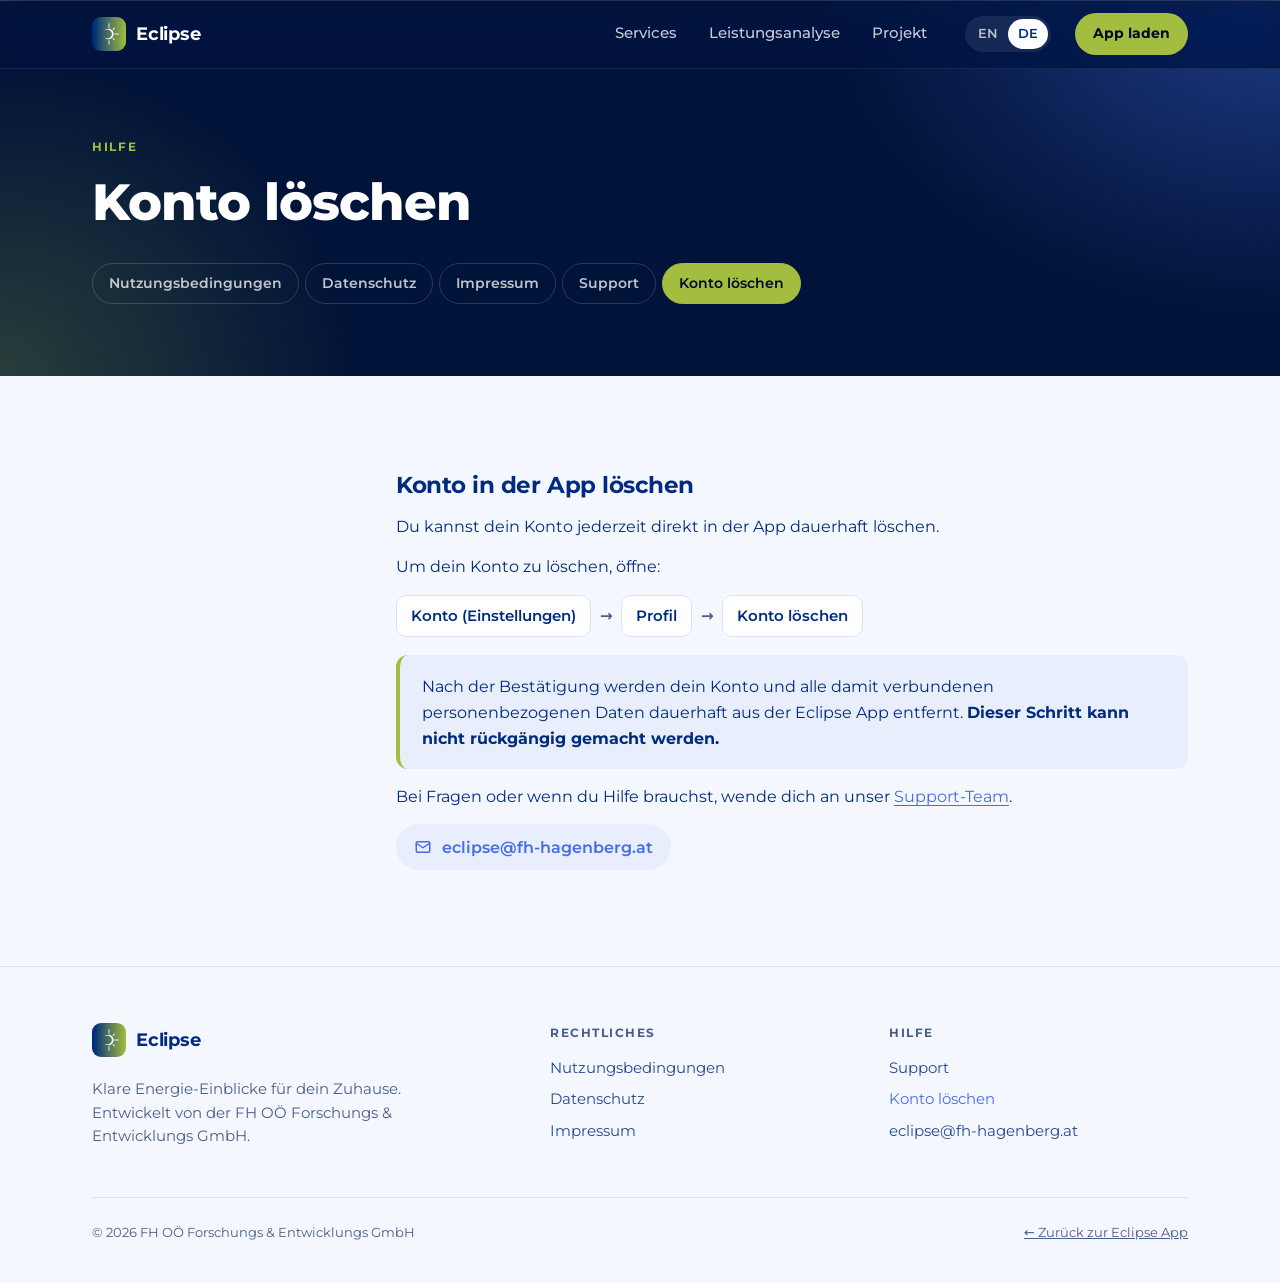
<file: eclipse-app/de/delete.html>
<!doctype html>
<html lang="de">
<head>
  <meta charset="utf-8">
  <meta name="viewport" content="width=device-width, initial-scale=1">
  <title>Konto löschen – Eclipse</title>
  <meta name="description" content="So löschst du dein Eclipse-Konto.">
  <meta name="theme-color" content="#001338">
  <link rel="icon" type="image/png" href="../assets/img/app-icon.png">
  <link rel="apple-touch-icon" href="../assets/img/apple-touch-icon.png">
  <link rel="canonical" href="https://eclipse-energy.github.io/eclipse-legal/eclipse-app/de/delete.html">
  <link rel="alternate" hreflang="en" href="https://eclipse-energy.github.io/eclipse-legal/eclipse-app/delete.html">
  <link rel="alternate" hreflang="de" href="https://eclipse-energy.github.io/eclipse-legal/eclipse-app/de/delete.html">
  <link rel="alternate" hreflang="x-default" href="https://eclipse-energy.github.io/eclipse-legal/eclipse-app/delete.html">
  <link rel="stylesheet" href="../assets/css/style.css">
</head>
<body>
  <a class="skip-link" href="#main">Zum Inhalt springen</a>

  <header class="site-header">
    <nav class="container nav" aria-label="Hauptnavigation">
      <a class="brand" href="./">
        <img src="../assets/img/app-icon.png" alt="" width="34" height="34">
        Eclipse
      </a>
      <ul class="nav-links">
        <li><a href="./#services">Services</a></li>
        <li><a href="./#power-analytics">Leistungsanalyse</a></li>
        <li><a href="./#project">Projekt</a></li>
      </ul>
      <div class="lang-switch" aria-label="Sprache">
        <a href="../delete.html" hreflang="en" lang="en">EN</a>
        <span aria-current="true">DE</span>
      </div>
      <a class="nav-cta" href="./#download">App laden</a>
    </nav>
  </header>

  <main id="main">
    <div class="legal-hero">
      <div class="container">
        <span class="eyebrow">Hilfe</span>
        <h1>Konto löschen</h1>
        <ul class="legal-tabs" aria-label="Rechtliche Seiten">
          <li><a href="terms.html">Nutzungsbedingungen</a></li>
          <li><a href="privacy.html">Datenschutz</a></li>
          <li><a href="imprint.html">Impressum</a></li>
          <li><a href="support.html">Support</a></li>
          <li><a href="delete.html" aria-current="page">Konto löschen</a></li>
        </ul>
      </div>
    </div>

    <div class="container legal-layout">
      <div aria-hidden="true"></div>
      <article class="prose">
      <section id="delete-your-account-in-the-app">
        <h2>Konto in der App löschen</h2>
        <p>Du kannst dein Konto jederzeit direkt in der App dauerhaft löschen.</p>
        <p>Um dein Konto zu löschen, öffne:</p>
        <ol class="path">
          <li>Konto (Einstellungen)</li>
          <li>Profil</li>
          <li>Konto löschen</li>
        </ol>
        <div class="callout">
          <p>Nach der Bestätigung werden dein Konto und alle damit verbundenen personenbezogenen Daten dauerhaft aus der Eclipse App entfernt. <strong>Dieser Schritt kann nicht rückgängig gemacht werden.</strong></p>
        </div>
        <p>Bei Fragen oder wenn du Hilfe brauchst, wende dich an unser <a href="support.html">Support-Team</a>.</p>
        <a class="mail-chip" href="mailto:eclipse@fh-hagenberg.at"><svg viewBox="0 0 24 24" aria-hidden="true"><g fill="none" stroke="currentColor" stroke-width="2" stroke-linecap="round" stroke-linejoin="round"><rect x="3" y="5" width="18" height="14" rx="2"/><path d="m3 7 9 6 9-6"/></g></svg>eclipse@fh-hagenberg.at</a>
      </section>
      </article>
    </div>
  </main>

  <footer class="site-footer">
    <div class="container">
      <div class="footer-grid">
        <div>
          <a class="brand" href="./">
            <img src="../assets/img/app-icon.png" alt="" width="34" height="34">
            Eclipse
          </a>
          <p class="footer-about">Klare Energie-Einblicke für dein Zuhause. Entwickelt von der FH OÖ Forschungs &amp; Entwicklungs GmbH.</p>
        </div>
        <div>
          <p class="footer-title">Rechtliches</p>
          <ul class="footer-links">
            <li><a href="terms.html">Nutzungsbedingungen</a></li>
            <li><a href="privacy.html">Datenschutz</a></li>
            <li><a href="imprint.html">Impressum</a></li>
          </ul>
        </div>
        <div>
          <p class="footer-title">Hilfe</p>
          <ul class="footer-links">
            <li><a href="support.html">Support</a></li>
            <li><a href="delete.html" aria-current="page">Konto löschen</a></li>
            <li><a href="mailto:eclipse@fh-hagenberg.at">eclipse@fh-hagenberg.at</a></li>
          </ul>
        </div>
      </div>
      <div class="footer-bottom">
        <span>© 2026 FH OÖ Forschungs &amp; Entwicklungs GmbH</span>
        <a href="./">← Zurück zur Eclipse App</a>
      </div>
    </div>
  </footer>
</body>
</html>
</file>
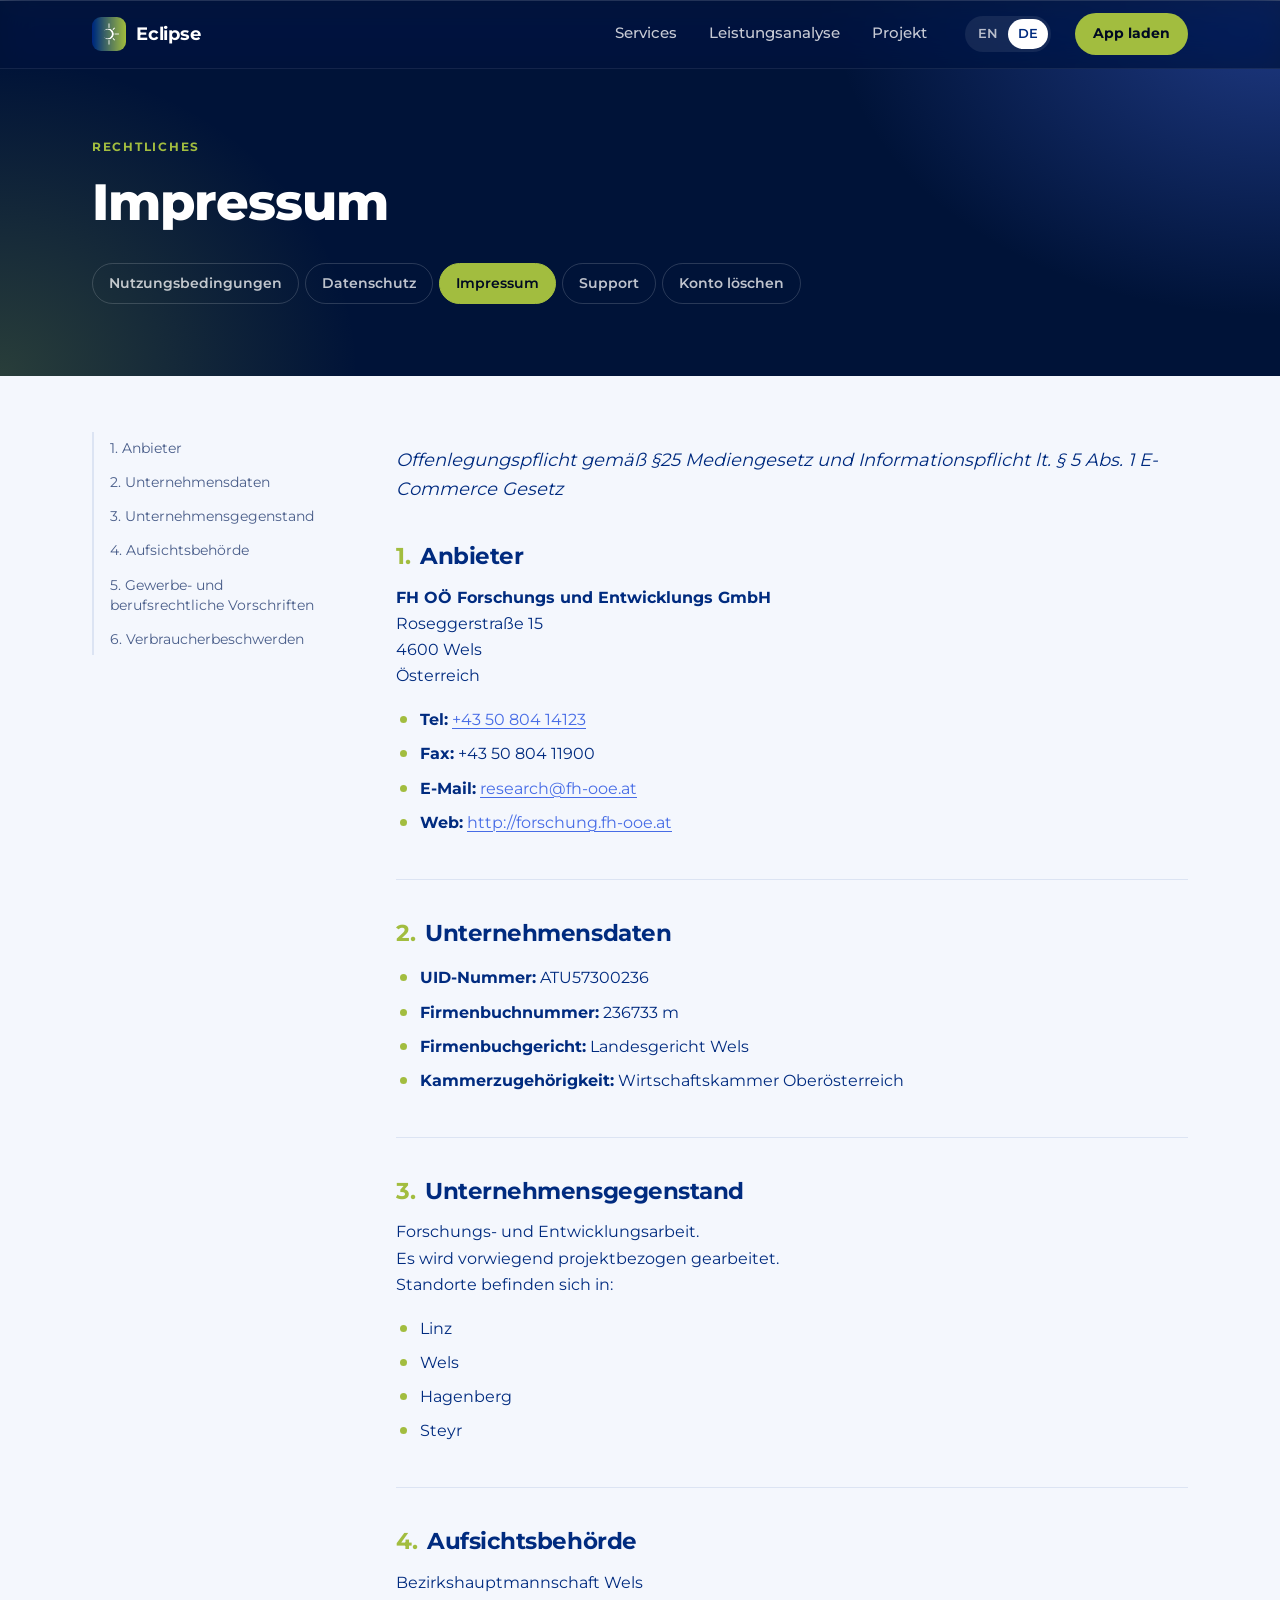
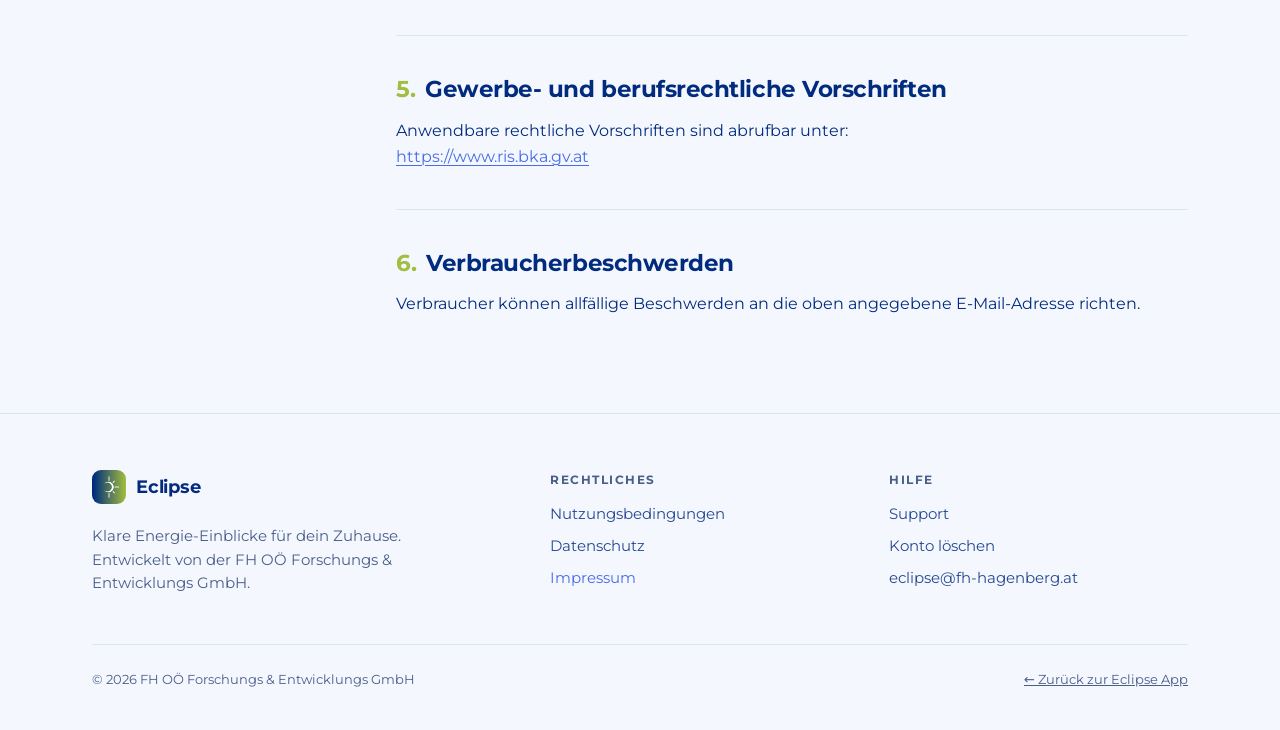
<file: eclipse-app/de/imprint.html>
<!doctype html>
<html lang="de">
<head>
  <meta charset="utf-8">
  <meta name="viewport" content="width=device-width, initial-scale=1">
  <title>Impressum – Eclipse</title>
  <meta name="description" content="Impressum der Eclipse App.">
  <meta name="theme-color" content="#001338">
  <link rel="icon" type="image/png" href="../assets/img/app-icon.png">
  <link rel="apple-touch-icon" href="../assets/img/apple-touch-icon.png">
  <link rel="canonical" href="https://eclipse-energy.github.io/eclipse-legal/eclipse-app/de/imprint.html">
  <link rel="alternate" hreflang="en" href="https://eclipse-energy.github.io/eclipse-legal/eclipse-app/imprint.html">
  <link rel="alternate" hreflang="de" href="https://eclipse-energy.github.io/eclipse-legal/eclipse-app/de/imprint.html">
  <link rel="alternate" hreflang="x-default" href="https://eclipse-energy.github.io/eclipse-legal/eclipse-app/imprint.html">
  <link rel="stylesheet" href="../assets/css/style.css">
</head>
<body>
  <a class="skip-link" href="#main">Zum Inhalt springen</a>

  <header class="site-header">
    <nav class="container nav" aria-label="Hauptnavigation">
      <a class="brand" href="./">
        <img src="../assets/img/app-icon.png" alt="" width="34" height="34">
        Eclipse
      </a>
      <ul class="nav-links">
        <li><a href="./#services">Services</a></li>
        <li><a href="./#power-analytics">Leistungsanalyse</a></li>
        <li><a href="./#project">Projekt</a></li>
      </ul>
      <div class="lang-switch" aria-label="Sprache">
        <a href="../imprint.html" hreflang="en" lang="en">EN</a>
        <span aria-current="true">DE</span>
      </div>
      <a class="nav-cta" href="./#download">App laden</a>
    </nav>
  </header>

  <main id="main">
    <div class="legal-hero">
      <div class="container">
        <span class="eyebrow">Rechtliches</span>
        <h1>Impressum</h1>
        <ul class="legal-tabs" aria-label="Rechtliche Seiten">
          <li><a href="terms.html">Nutzungsbedingungen</a></li>
          <li><a href="privacy.html">Datenschutz</a></li>
          <li><a href="imprint.html" aria-current="page">Impressum</a></li>
          <li><a href="support.html">Support</a></li>
          <li><a href="delete.html">Konto löschen</a></li>
        </ul>
      </div>
    </div>

    <div class="container legal-layout">
      <nav class="toc" aria-label="Inhalt">
        <ol>
          <li><a href="#anbieter">1. Anbieter</a></li>
          <li><a href="#unternehmensdaten">2. Unternehmensdaten</a></li>
          <li><a href="#unternehmensgegenstand">3. Unternehmensgegenstand</a></li>
          <li><a href="#aufsichtsbehoerde">4. Aufsichtsbehörde</a></li>
          <li><a href="#gewerbe-und-berufsrechtliche-vorschriften">5. Gewerbe- und berufsrechtliche Vorschriften</a></li>
          <li><a href="#online-streitbeilegung">6. Verbraucherbeschwerden</a></li>
        </ol>
      </nav>
      <article class="prose">
      <p><em>Offenlegungspflicht gemäß §25 Mediengesetz und Informationspflicht lt. § 5 Abs. 1 E-Commerce Gesetz</em></p>

      <section id="anbieter">
        <h2><span class="num">1.</span>Anbieter</h2>
        <address>
          <strong>FH OÖ Forschungs und Entwicklungs GmbH</strong><br>
          Roseggerstraße 15<br>
          4600 Wels<br>
          Österreich
        </address>
        <ul>
          <li><strong>Tel:</strong> <a href="tel:+435080414123">+43 50 804 14123</a></li>
          <li><strong>Fax:</strong> +43 50 804 11900</li>
          <li><strong>E-Mail:</strong> <a href="mailto:research@fh-ooe.at">research@fh-ooe.at</a></li>
          <li><strong>Web:</strong> <a href="http://forschung.fh-ooe.at">http://forschung.fh-ooe.at</a></li>
        </ul>
      </section>

      <section id="unternehmensdaten">
        <h2><span class="num">2.</span>Unternehmensdaten</h2>
        <ul>
          <li><strong>UID-Nummer:</strong> ATU57300236</li>
          <li><strong>Firmenbuchnummer:</strong> 236733 m</li>
          <li><strong>Firmenbuchgericht:</strong> Landesgericht Wels</li>
          <li><strong>Kammerzugehörigkeit:</strong> Wirtschaftskammer Oberösterreich</li>
        </ul>
      </section>

      <section id="unternehmensgegenstand">
        <h2><span class="num">3.</span>Unternehmensgegenstand</h2>
        <p>Forschungs- und Entwicklungsarbeit.<br>
        Es wird vorwiegend projektbezogen gearbeitet.<br>
        Standorte befinden sich in:</p>
        <ul>
          <li>Linz</li>
          <li>Wels</li>
          <li>Hagenberg</li>
          <li>Steyr</li>
        </ul>
      </section>

      <section id="aufsichtsbehoerde">
        <h2><span class="num">4.</span>Aufsichtsbehörde</h2>
        <p>Bezirkshauptmannschaft Wels</p>
      </section>

      <section id="gewerbe-und-berufsrechtliche-vorschriften">
        <h2><span class="num">5.</span>Gewerbe- und berufsrechtliche Vorschriften</h2>
        <p>Anwendbare rechtliche Vorschriften sind abrufbar unter:<br>
        <a href="https://www.ris.bka.gv.at">https://www.ris.bka.gv.at</a></p>
      </section>

      <section id="online-streitbeilegung">
        <h2><span class="num">6.</span>Verbraucherbeschwerden</h2>
        <p>Verbraucher können allfällige Beschwerden an die oben angegebene E-Mail-Adresse richten.</p>
      </section>
      </article>
    </div>
  </main>

  <footer class="site-footer">
    <div class="container">
      <div class="footer-grid">
        <div>
          <a class="brand" href="./">
            <img src="../assets/img/app-icon.png" alt="" width="34" height="34">
            Eclipse
          </a>
          <p class="footer-about">Klare Energie-Einblicke für dein Zuhause. Entwickelt von der FH OÖ Forschungs &amp; Entwicklungs GmbH.</p>
        </div>
        <div>
          <p class="footer-title">Rechtliches</p>
          <ul class="footer-links">
            <li><a href="terms.html">Nutzungsbedingungen</a></li>
            <li><a href="privacy.html">Datenschutz</a></li>
            <li><a href="imprint.html" aria-current="page">Impressum</a></li>
          </ul>
        </div>
        <div>
          <p class="footer-title">Hilfe</p>
          <ul class="footer-links">
            <li><a href="support.html">Support</a></li>
            <li><a href="delete.html">Konto löschen</a></li>
            <li><a href="mailto:eclipse@fh-hagenberg.at">eclipse@fh-hagenberg.at</a></li>
          </ul>
        </div>
      </div>
      <div class="footer-bottom">
        <span>© 2026 FH OÖ Forschungs &amp; Entwicklungs GmbH</span>
        <a href="./">← Zurück zur Eclipse App</a>
      </div>
    </div>
  </footer>
</body>
</html>
</file>
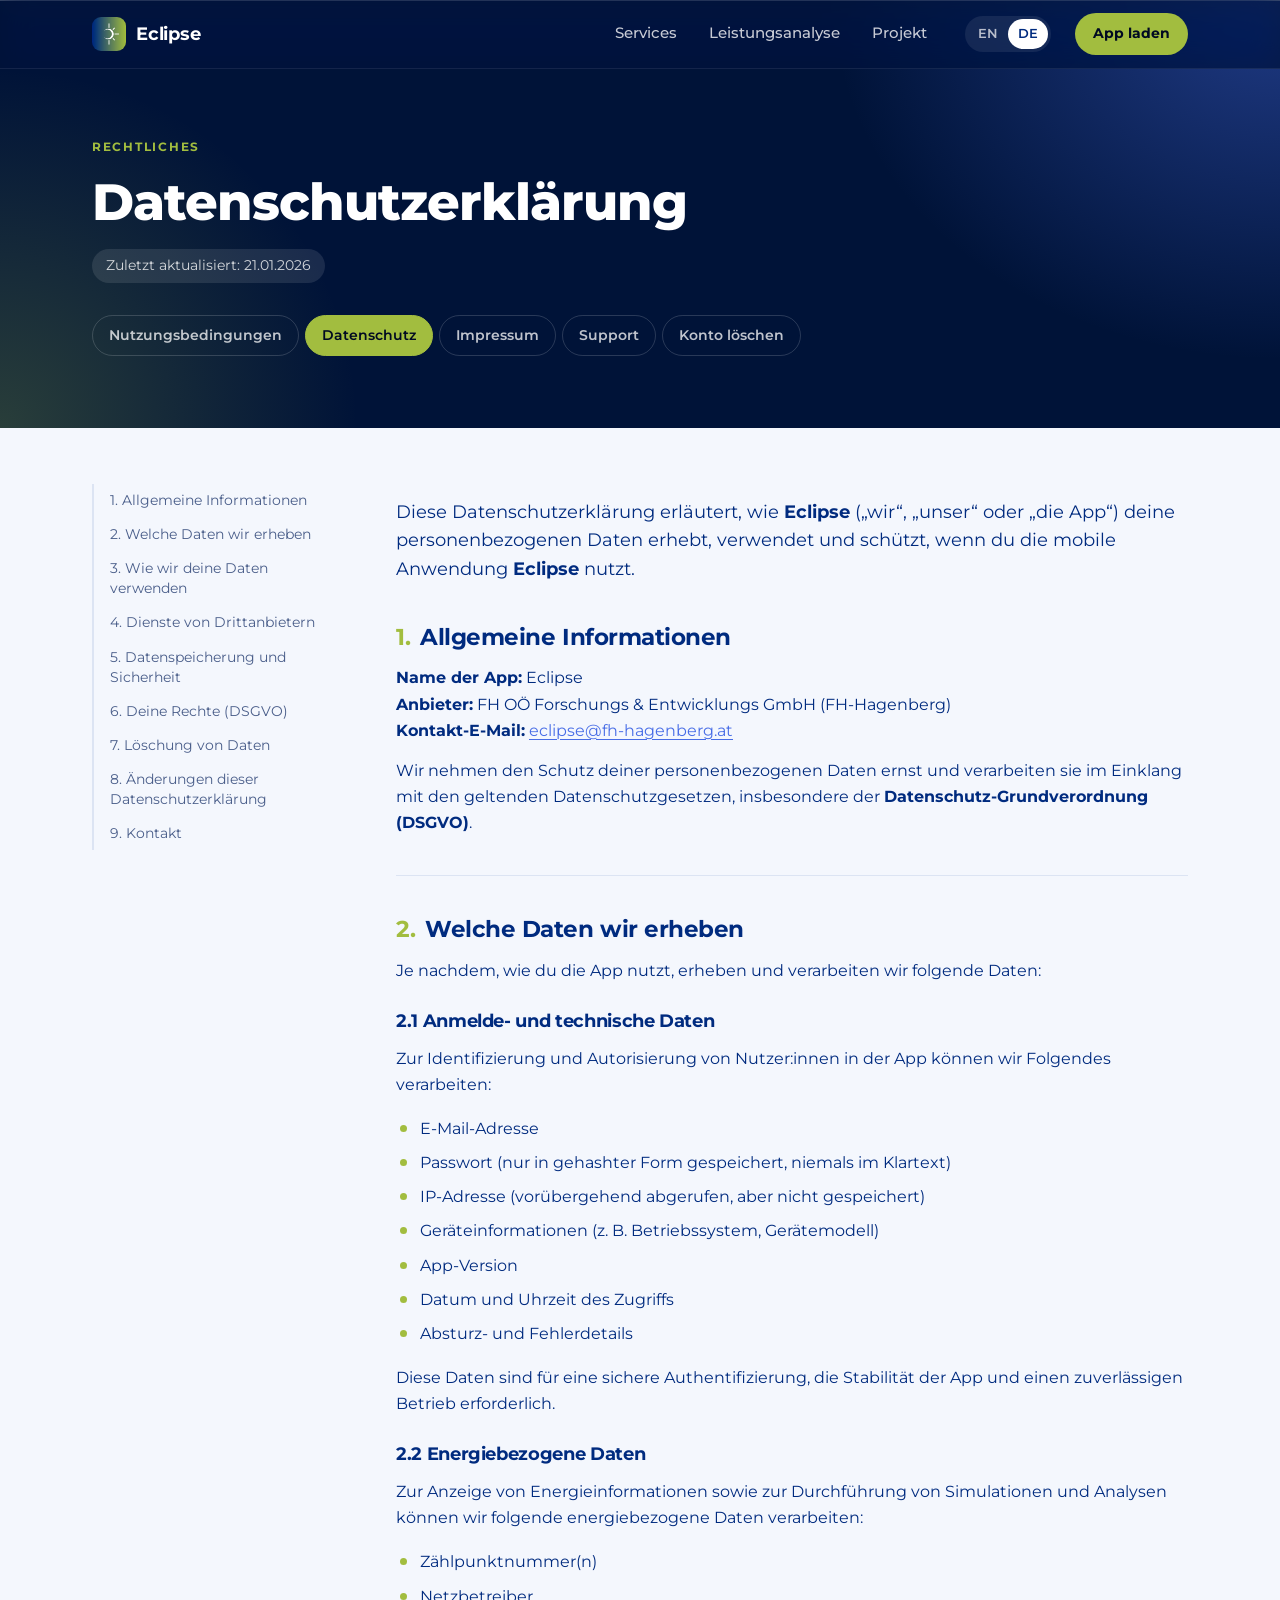
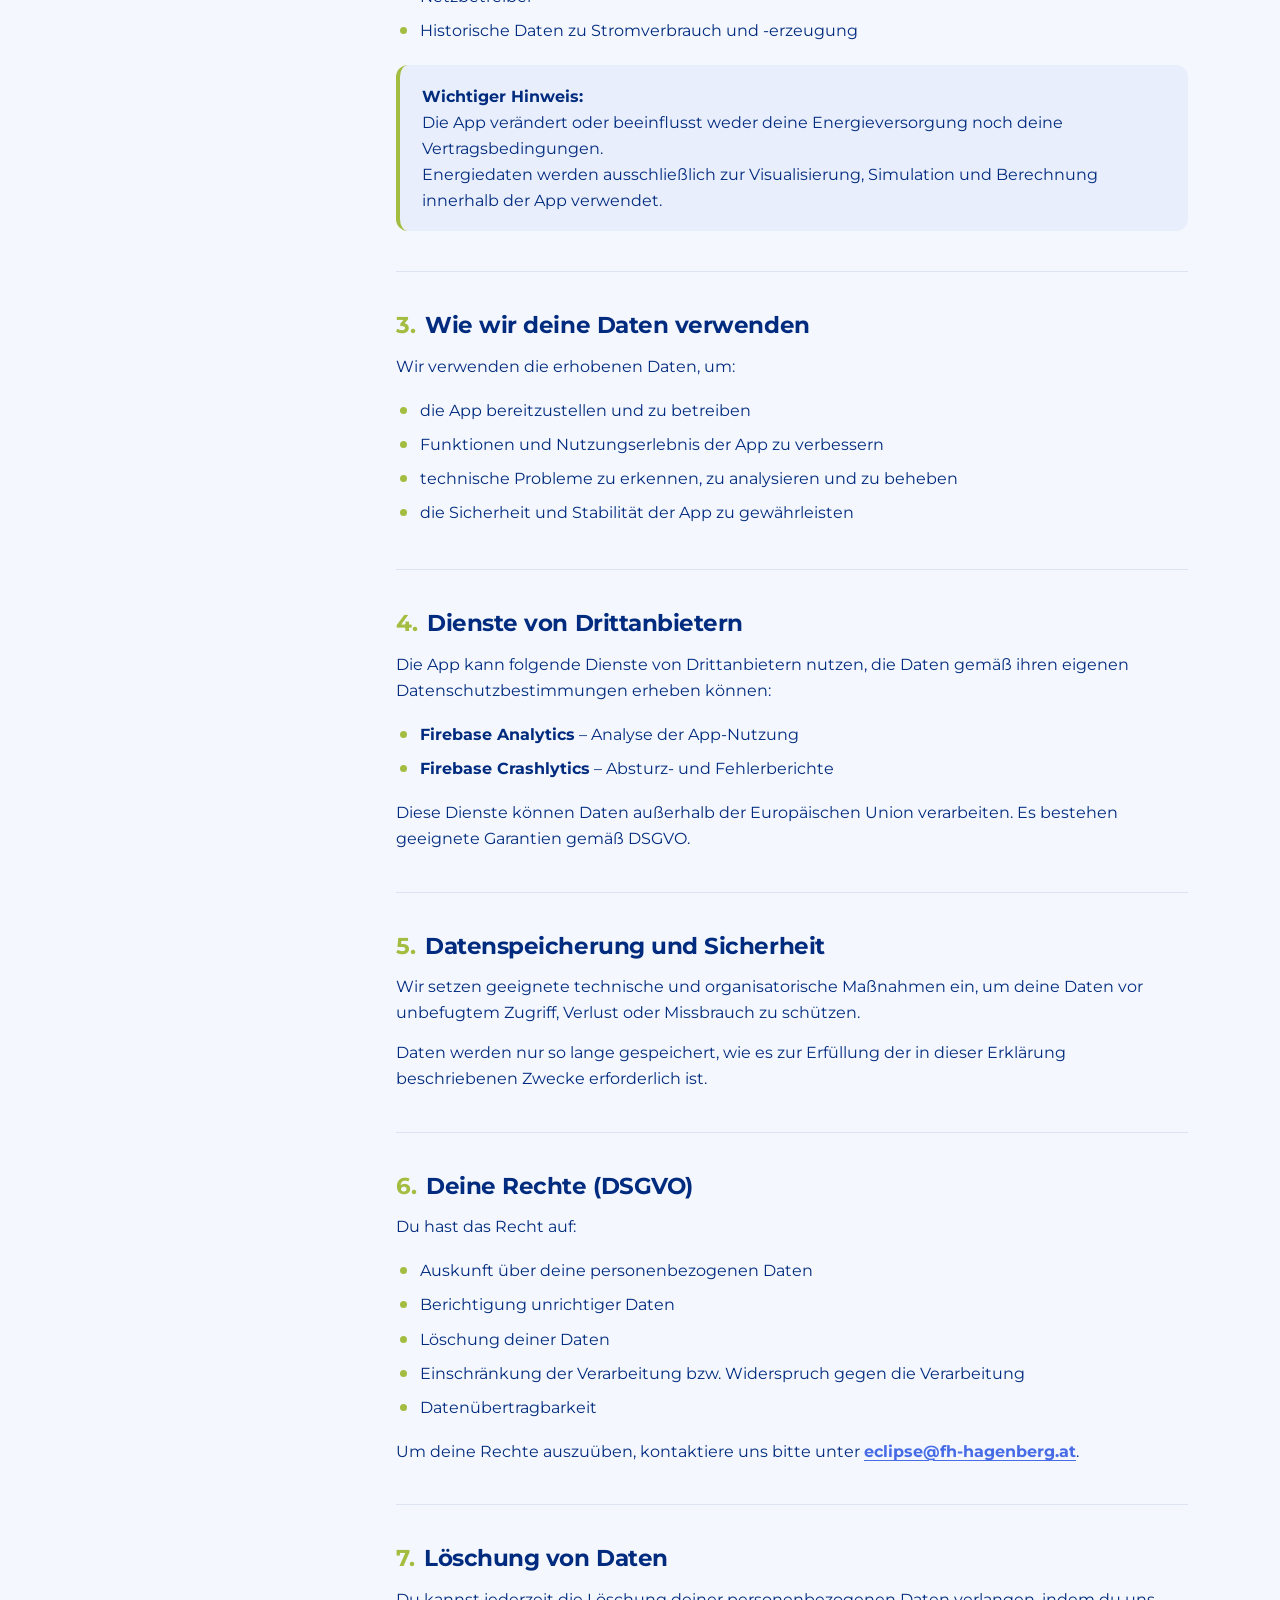
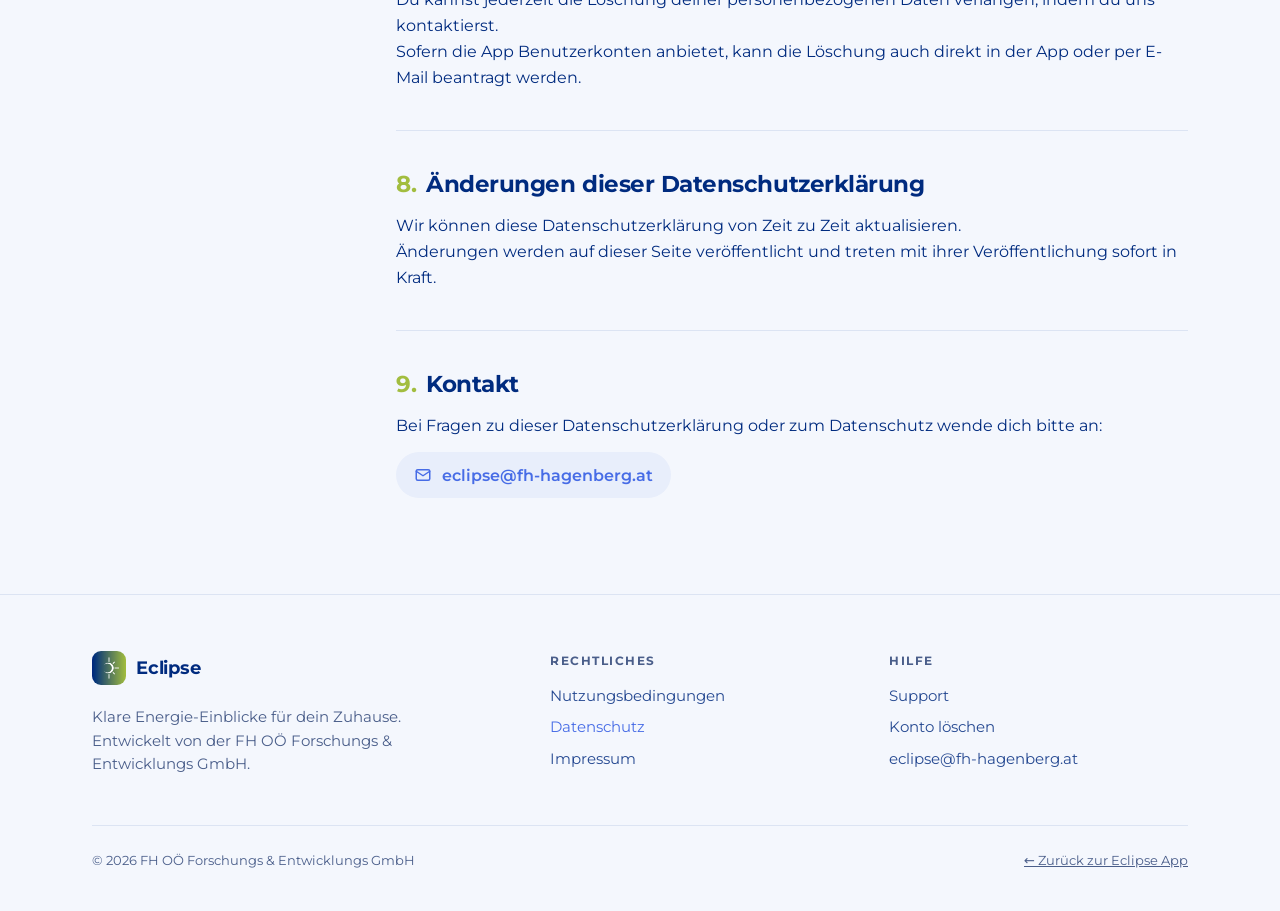
<file: eclipse-app/de/privacy.html>
<!doctype html>
<html lang="de">
<head>
  <meta charset="utf-8">
  <meta name="viewport" content="width=device-width, initial-scale=1">
  <title>Datenschutzerklärung – Eclipse</title>
  <meta name="description" content="Datenschutzerklärung der Eclipse App.">
  <meta name="theme-color" content="#001338">
  <link rel="icon" type="image/png" href="../assets/img/app-icon.png">
  <link rel="apple-touch-icon" href="../assets/img/apple-touch-icon.png">
  <link rel="canonical" href="https://eclipse-energy.github.io/eclipse-legal/eclipse-app/de/privacy.html">
  <link rel="alternate" hreflang="en" href="https://eclipse-energy.github.io/eclipse-legal/eclipse-app/privacy.html">
  <link rel="alternate" hreflang="de" href="https://eclipse-energy.github.io/eclipse-legal/eclipse-app/de/privacy.html">
  <link rel="alternate" hreflang="x-default" href="https://eclipse-energy.github.io/eclipse-legal/eclipse-app/privacy.html">
  <link rel="stylesheet" href="../assets/css/style.css">
</head>
<body>
  <a class="skip-link" href="#main">Zum Inhalt springen</a>

  <header class="site-header">
    <nav class="container nav" aria-label="Hauptnavigation">
      <a class="brand" href="./">
        <img src="../assets/img/app-icon.png" alt="" width="34" height="34">
        Eclipse
      </a>
      <ul class="nav-links">
        <li><a href="./#services">Services</a></li>
        <li><a href="./#power-analytics">Leistungsanalyse</a></li>
        <li><a href="./#project">Projekt</a></li>
      </ul>
      <div class="lang-switch" aria-label="Sprache">
        <a href="../privacy.html" hreflang="en" lang="en">EN</a>
        <span aria-current="true">DE</span>
      </div>
      <a class="nav-cta" href="./#download">App laden</a>
    </nav>
  </header>

  <main id="main">
    <div class="legal-hero">
      <div class="container">
        <span class="eyebrow">Rechtliches</span>
        <h1>Datenschutzerklärung</h1>
        <span class="meta">Zuletzt aktualisiert: 21.01.2026</span>
        <ul class="legal-tabs" aria-label="Rechtliche Seiten">
          <li><a href="terms.html">Nutzungsbedingungen</a></li>
          <li><a href="privacy.html" aria-current="page">Datenschutz</a></li>
          <li><a href="imprint.html">Impressum</a></li>
          <li><a href="support.html">Support</a></li>
          <li><a href="delete.html">Konto löschen</a></li>
        </ul>
      </div>
    </div>

    <div class="container legal-layout">
      <nav class="toc" aria-label="Inhalt">
        <ol>
          <li><a href="#general-information">1. Allgemeine Informationen</a></li>
          <li><a href="#data-we-collect">2. Welche Daten wir erheben</a></li>
          <li><a href="#how-we-use-your-data">3. Wie wir deine Daten verwenden</a></li>
          <li><a href="#third-party-services">4. Dienste von Drittanbietern</a></li>
          <li><a href="#data-storage-and-security">5. Datenspeicherung und Sicherheit</a></li>
          <li><a href="#your-rights-gdpr">6. Deine Rechte (DSGVO)</a></li>
          <li><a href="#data-deletion">7. Löschung von Daten</a></li>
          <li><a href="#changes-to-this-privacy-policy">8. Änderungen dieser Datenschutzerklärung</a></li>
          <li><a href="#contact">9. Kontakt</a></li>
        </ol>
      </nav>
      <article class="prose">
      <p>Diese Datenschutzerklärung erläutert, wie <strong>Eclipse</strong> („wir“, „unser“ oder „die App“) deine personenbezogenen Daten erhebt, verwendet und schützt, wenn du die mobile Anwendung <strong>Eclipse</strong> nutzt.</p>

      <section id="general-information">
        <h2><span class="num">1.</span>Allgemeine Informationen</h2>
        <p><strong>Name der App:</strong> Eclipse<br>
        <strong>Anbieter:</strong> FH OÖ Forschungs &amp; Entwicklungs GmbH (FH-Hagenberg)<br>
        <strong>Kontakt-E-Mail:</strong> <a href="mailto:eclipse@fh-hagenberg.at">eclipse@fh-hagenberg.at</a></p>
        <p>Wir nehmen den Schutz deiner personenbezogenen Daten ernst und verarbeiten sie im Einklang mit den geltenden Datenschutzgesetzen, insbesondere der <strong>Datenschutz-Grundverordnung (DSGVO)</strong>.</p>
      </section>

      <section id="data-we-collect">
        <h2><span class="num">2.</span>Welche Daten wir erheben</h2>
        <p>Je nachdem, wie du die App nutzt, erheben und verarbeiten wir folgende Daten:</p>
        <h3>2.1 Anmelde- und technische Daten</h3>
        <p>Zur Identifizierung und Autorisierung von Nutzer:innen in der App können wir Folgendes verarbeiten:</p>
        <ul>
          <li>E-Mail-Adresse</li>
          <li>Passwort (nur in gehashter Form gespeichert, niemals im Klartext)</li>
          <li>IP-Adresse (vorübergehend abgerufen, aber nicht gespeichert)</li>
          <li>Geräteinformationen (z.&nbsp;B. Betriebssystem, Gerätemodell)</li>
          <li>App-Version</li>
          <li>Datum und Uhrzeit des Zugriffs</li>
          <li>Absturz- und Fehlerdetails</li>
        </ul>
        <p>Diese Daten sind für eine sichere Authentifizierung, die Stabilität der App und einen zuverlässigen Betrieb erforderlich.</p>
        <h3>2.2 Energiebezogene Daten</h3>
        <p>Zur Anzeige von Energieinformationen sowie zur Durchführung von Simulationen und Analysen können wir folgende energiebezogene Daten verarbeiten:</p>
        <ul>
          <li>Zählpunktnummer(n)</li>
          <li>Netzbetreiber</li>
          <li>Historische Daten zu Stromverbrauch und -erzeugung</li>
        </ul>
        <div class="callout">
          <p><strong>Wichtiger Hinweis:</strong><br>
        Die App verändert oder beeinflusst weder deine Energieversorgung noch deine Vertragsbedingungen.<br>
        Energiedaten werden ausschließlich zur Visualisierung, Simulation und Berechnung innerhalb der App verwendet.</p>
        </div>
      </section>

      <section id="how-we-use-your-data">
        <h2><span class="num">3.</span>Wie wir deine Daten verwenden</h2>
        <p>Wir verwenden die erhobenen Daten, um:</p>
        <ul>
          <li>die App bereitzustellen und zu betreiben</li>
          <li>Funktionen und Nutzungserlebnis der App zu verbessern</li>
          <li>technische Probleme zu erkennen, zu analysieren und zu beheben</li>
          <li>die Sicherheit und Stabilität der App zu gewährleisten</li>
        </ul>
      </section>

      <section id="third-party-services">
        <h2><span class="num">4.</span>Dienste von Drittanbietern</h2>
        <p>Die App kann folgende Dienste von Drittanbietern nutzen, die Daten gemäß ihren eigenen Datenschutzbestimmungen erheben können:</p>
        <ul>
          <li><strong>Firebase Analytics</strong> – Analyse der App-Nutzung</li>
          <li><strong>Firebase Crashlytics</strong> – Absturz- und Fehlerberichte</li>
        </ul>
        <p>Diese Dienste können Daten außerhalb der Europäischen Union verarbeiten. Es bestehen geeignete Garantien gemäß DSGVO.</p>
      </section>

      <section id="data-storage-and-security">
        <h2><span class="num">5.</span>Datenspeicherung und Sicherheit</h2>
        <p>Wir setzen geeignete technische und organisatorische Maßnahmen ein, um deine Daten vor unbefugtem Zugriff, Verlust oder Missbrauch zu schützen.</p>
        <p>Daten werden nur so lange gespeichert, wie es zur Erfüllung der in dieser Erklärung beschriebenen Zwecke erforderlich ist.</p>
      </section>

      <section id="your-rights-gdpr">
        <h2><span class="num">6.</span>Deine Rechte (DSGVO)</h2>
        <p>Du hast das Recht auf:</p>
        <ul>
          <li>Auskunft über deine personenbezogenen Daten</li>
          <li>Berichtigung unrichtiger Daten</li>
          <li>Löschung deiner Daten</li>
          <li>Einschränkung der Verarbeitung bzw. Widerspruch gegen die Verarbeitung</li>
          <li>Datenübertragbarkeit</li>
        </ul>
        <p>Um deine Rechte auszuüben, kontaktiere uns bitte unter <a href="mailto:eclipse@fh-hagenberg.at"><strong>eclipse@fh-hagenberg.at</strong></a>.</p>
      </section>

      <section id="data-deletion">
        <h2><span class="num">7.</span>Löschung von Daten</h2>
        <p>Du kannst jederzeit die Löschung deiner personenbezogenen Daten verlangen, indem du uns kontaktierst.<br>
        Sofern die App Benutzerkonten anbietet, kann die Löschung auch direkt in der App oder per E-Mail beantragt werden.</p>
      </section>

      <section id="changes-to-this-privacy-policy">
        <h2><span class="num">8.</span>Änderungen dieser Datenschutzerklärung</h2>
        <p>Wir können diese Datenschutzerklärung von Zeit zu Zeit aktualisieren.<br>
        Änderungen werden auf dieser Seite veröffentlicht und treten mit ihrer Veröffentlichung sofort in Kraft.</p>
      </section>

      <section id="contact">
        <h2><span class="num">9.</span>Kontakt</h2>
        <p>Bei Fragen zu dieser Datenschutzerklärung oder zum Datenschutz wende dich bitte an:</p>
        <a class="mail-chip" href="mailto:eclipse@fh-hagenberg.at"><svg viewBox="0 0 24 24" aria-hidden="true"><g fill="none" stroke="currentColor" stroke-width="2" stroke-linecap="round" stroke-linejoin="round"><rect x="3" y="5" width="18" height="14" rx="2"/><path d="m3 7 9 6 9-6"/></g></svg>eclipse@fh-hagenberg.at</a>
      </section>
      </article>
    </div>
  </main>

  <footer class="site-footer">
    <div class="container">
      <div class="footer-grid">
        <div>
          <a class="brand" href="./">
            <img src="../assets/img/app-icon.png" alt="" width="34" height="34">
            Eclipse
          </a>
          <p class="footer-about">Klare Energie-Einblicke für dein Zuhause. Entwickelt von der FH OÖ Forschungs &amp; Entwicklungs GmbH.</p>
        </div>
        <div>
          <p class="footer-title">Rechtliches</p>
          <ul class="footer-links">
            <li><a href="terms.html">Nutzungsbedingungen</a></li>
            <li><a href="privacy.html" aria-current="page">Datenschutz</a></li>
            <li><a href="imprint.html">Impressum</a></li>
          </ul>
        </div>
        <div>
          <p class="footer-title">Hilfe</p>
          <ul class="footer-links">
            <li><a href="support.html">Support</a></li>
            <li><a href="delete.html">Konto löschen</a></li>
            <li><a href="mailto:eclipse@fh-hagenberg.at">eclipse@fh-hagenberg.at</a></li>
          </ul>
        </div>
      </div>
      <div class="footer-bottom">
        <span>© 2026 FH OÖ Forschungs &amp; Entwicklungs GmbH</span>
        <a href="./">← Zurück zur Eclipse App</a>
      </div>
    </div>
  </footer>
</body>
</html>
</file>
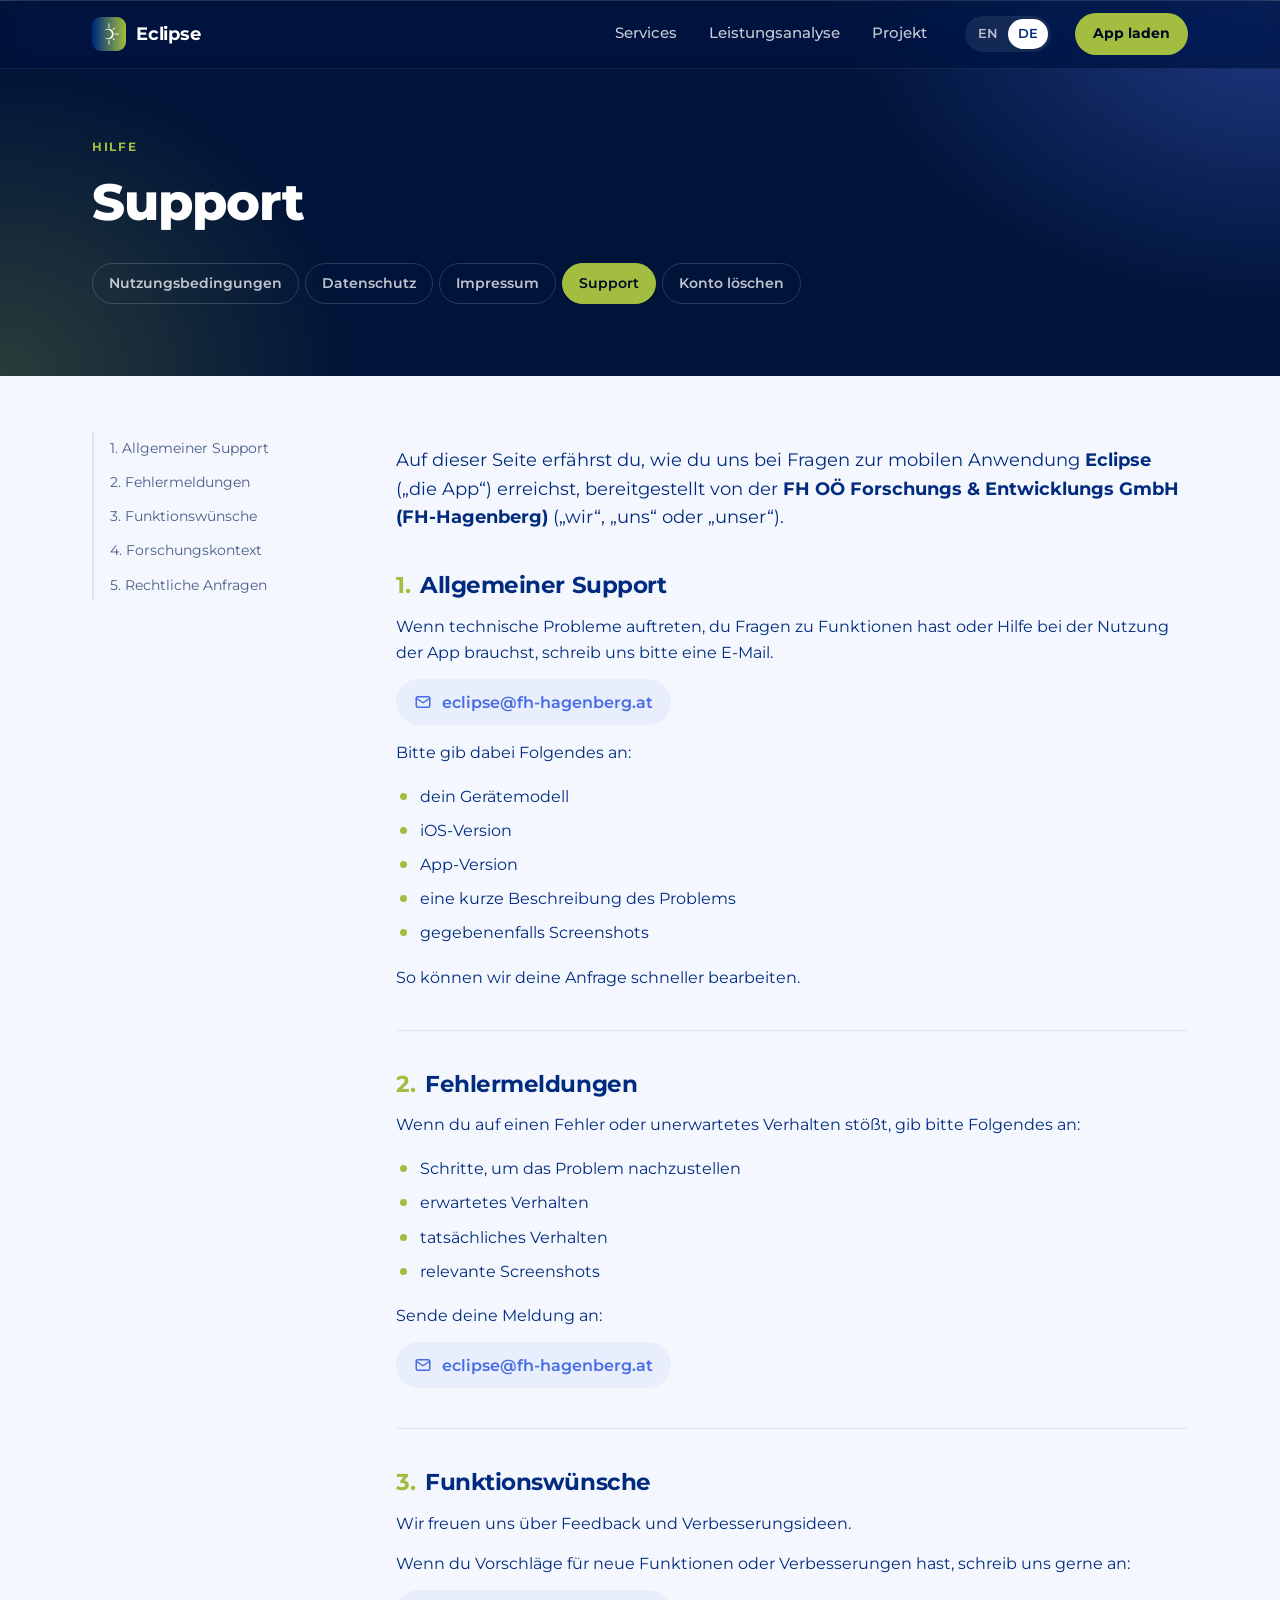
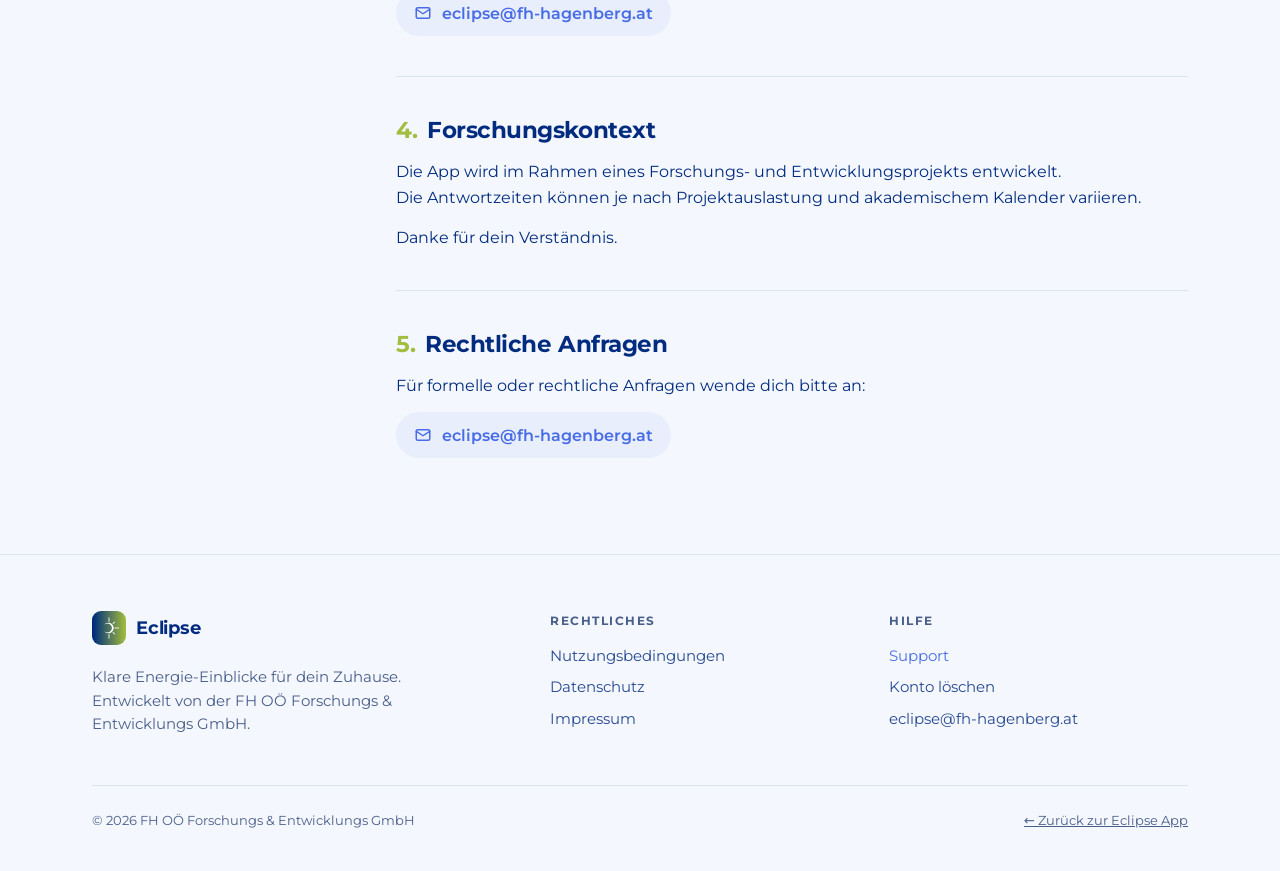
<file: eclipse-app/de/support.html>
<!doctype html>
<html lang="de">
<head>
  <meta charset="utf-8">
  <meta name="viewport" content="width=device-width, initial-scale=1">
  <title>Support – Eclipse</title>
  <meta name="description" content="Support für die Eclipse App.">
  <meta name="theme-color" content="#001338">
  <link rel="icon" type="image/png" href="../assets/img/app-icon.png">
  <link rel="apple-touch-icon" href="../assets/img/apple-touch-icon.png">
  <link rel="canonical" href="https://eclipse-energy.github.io/eclipse-legal/eclipse-app/de/support.html">
  <link rel="alternate" hreflang="en" href="https://eclipse-energy.github.io/eclipse-legal/eclipse-app/support.html">
  <link rel="alternate" hreflang="de" href="https://eclipse-energy.github.io/eclipse-legal/eclipse-app/de/support.html">
  <link rel="alternate" hreflang="x-default" href="https://eclipse-energy.github.io/eclipse-legal/eclipse-app/support.html">
  <link rel="stylesheet" href="../assets/css/style.css">
</head>
<body>
  <a class="skip-link" href="#main">Zum Inhalt springen</a>

  <header class="site-header">
    <nav class="container nav" aria-label="Hauptnavigation">
      <a class="brand" href="./">
        <img src="../assets/img/app-icon.png" alt="" width="34" height="34">
        Eclipse
      </a>
      <ul class="nav-links">
        <li><a href="./#services">Services</a></li>
        <li><a href="./#power-analytics">Leistungsanalyse</a></li>
        <li><a href="./#project">Projekt</a></li>
      </ul>
      <div class="lang-switch" aria-label="Sprache">
        <a href="../support.html" hreflang="en" lang="en">EN</a>
        <span aria-current="true">DE</span>
      </div>
      <a class="nav-cta" href="./#download">App laden</a>
    </nav>
  </header>

  <main id="main">
    <div class="legal-hero">
      <div class="container">
        <span class="eyebrow">Hilfe</span>
        <h1>Support</h1>
        <ul class="legal-tabs" aria-label="Rechtliche Seiten">
          <li><a href="terms.html">Nutzungsbedingungen</a></li>
          <li><a href="privacy.html">Datenschutz</a></li>
          <li><a href="imprint.html">Impressum</a></li>
          <li><a href="support.html" aria-current="page">Support</a></li>
          <li><a href="delete.html">Konto löschen</a></li>
        </ul>
      </div>
    </div>

    <div class="container legal-layout">
      <nav class="toc" aria-label="Inhalt">
        <ol>
          <li><a href="#general-support">1. Allgemeiner Support</a></li>
          <li><a href="#bug-reports">2. Fehlermeldungen</a></li>
          <li><a href="#feature-requests">3. Funktionswünsche</a></li>
          <li><a href="#research-context">4. Forschungskontext</a></li>
          <li><a href="#legal-inquiries">5. Rechtliche Anfragen</a></li>
        </ol>
      </nav>
      <article class="prose">
      <p>Auf dieser Seite erfährst du, wie du uns bei Fragen zur mobilen Anwendung <strong>Eclipse</strong> („die App“) erreichst, bereitgestellt von der <strong>FH OÖ Forschungs &amp; Entwicklungs GmbH (FH-Hagenberg)</strong> („wir“, „uns“ oder „unser“).</p>

      <section id="general-support">
        <h2><span class="num">1.</span>Allgemeiner Support</h2>
        <p>Wenn technische Probleme auftreten, du Fragen zu Funktionen hast oder Hilfe bei der Nutzung der App brauchst, schreib uns bitte eine E-Mail.</p>
        <a class="mail-chip" href="mailto:eclipse@fh-hagenberg.at"><svg viewBox="0 0 24 24" aria-hidden="true"><g fill="none" stroke="currentColor" stroke-width="2" stroke-linecap="round" stroke-linejoin="round"><rect x="3" y="5" width="18" height="14" rx="2"/><path d="m3 7 9 6 9-6"/></g></svg>eclipse@fh-hagenberg.at</a>
        <p>Bitte gib dabei Folgendes an:</p>
        <ul>
          <li>dein Gerätemodell</li>
          <li>iOS-Version</li>
          <li>App-Version</li>
          <li>eine kurze Beschreibung des Problems</li>
          <li>gegebenenfalls Screenshots</li>
        </ul>
        <p>So können wir deine Anfrage schneller bearbeiten.</p>
      </section>

      <section id="bug-reports">
        <h2><span class="num">2.</span>Fehlermeldungen</h2>
        <p>Wenn du auf einen Fehler oder unerwartetes Verhalten stößt, gib bitte Folgendes an:</p>
        <ul>
          <li>Schritte, um das Problem nachzustellen</li>
          <li>erwartetes Verhalten</li>
          <li>tatsächliches Verhalten</li>
          <li>relevante Screenshots</li>
        </ul>
        <p>Sende deine Meldung an:</p>
        <a class="mail-chip" href="mailto:eclipse@fh-hagenberg.at"><svg viewBox="0 0 24 24" aria-hidden="true"><g fill="none" stroke="currentColor" stroke-width="2" stroke-linecap="round" stroke-linejoin="round"><rect x="3" y="5" width="18" height="14" rx="2"/><path d="m3 7 9 6 9-6"/></g></svg>eclipse@fh-hagenberg.at</a>
      </section>

      <section id="feature-requests">
        <h2><span class="num">3.</span>Funktionswünsche</h2>
        <p>Wir freuen uns über Feedback und Verbesserungsideen.</p>
        <p>Wenn du Vorschläge für neue Funktionen oder Verbesserungen hast, schreib uns gerne an:</p>
        <a class="mail-chip" href="mailto:eclipse@fh-hagenberg.at"><svg viewBox="0 0 24 24" aria-hidden="true"><g fill="none" stroke="currentColor" stroke-width="2" stroke-linecap="round" stroke-linejoin="round"><rect x="3" y="5" width="18" height="14" rx="2"/><path d="m3 7 9 6 9-6"/></g></svg>eclipse@fh-hagenberg.at</a>
      </section>

      <section id="research-context">
        <h2><span class="num">4.</span>Forschungskontext</h2>
        <p>Die App wird im Rahmen eines Forschungs- und Entwicklungsprojekts entwickelt.<br>
        Die Antwortzeiten können je nach Projektauslastung und akademischem Kalender variieren.</p>
        <p>Danke für dein Verständnis.</p>
      </section>

      <section id="legal-inquiries">
        <h2><span class="num">5.</span>Rechtliche Anfragen</h2>
        <p>Für formelle oder rechtliche Anfragen wende dich bitte an:</p>
        <a class="mail-chip" href="mailto:eclipse@fh-hagenberg.at"><svg viewBox="0 0 24 24" aria-hidden="true"><g fill="none" stroke="currentColor" stroke-width="2" stroke-linecap="round" stroke-linejoin="round"><rect x="3" y="5" width="18" height="14" rx="2"/><path d="m3 7 9 6 9-6"/></g></svg>eclipse@fh-hagenberg.at</a>
      </section>
      </article>
    </div>
  </main>

  <footer class="site-footer">
    <div class="container">
      <div class="footer-grid">
        <div>
          <a class="brand" href="./">
            <img src="../assets/img/app-icon.png" alt="" width="34" height="34">
            Eclipse
          </a>
          <p class="footer-about">Klare Energie-Einblicke für dein Zuhause. Entwickelt von der FH OÖ Forschungs &amp; Entwicklungs GmbH.</p>
        </div>
        <div>
          <p class="footer-title">Rechtliches</p>
          <ul class="footer-links">
            <li><a href="terms.html">Nutzungsbedingungen</a></li>
            <li><a href="privacy.html">Datenschutz</a></li>
            <li><a href="imprint.html">Impressum</a></li>
          </ul>
        </div>
        <div>
          <p class="footer-title">Hilfe</p>
          <ul class="footer-links">
            <li><a href="support.html" aria-current="page">Support</a></li>
            <li><a href="delete.html">Konto löschen</a></li>
            <li><a href="mailto:eclipse@fh-hagenberg.at">eclipse@fh-hagenberg.at</a></li>
          </ul>
        </div>
      </div>
      <div class="footer-bottom">
        <span>© 2026 FH OÖ Forschungs &amp; Entwicklungs GmbH</span>
        <a href="./">← Zurück zur Eclipse App</a>
      </div>
    </div>
  </footer>
</body>
</html>
</file>
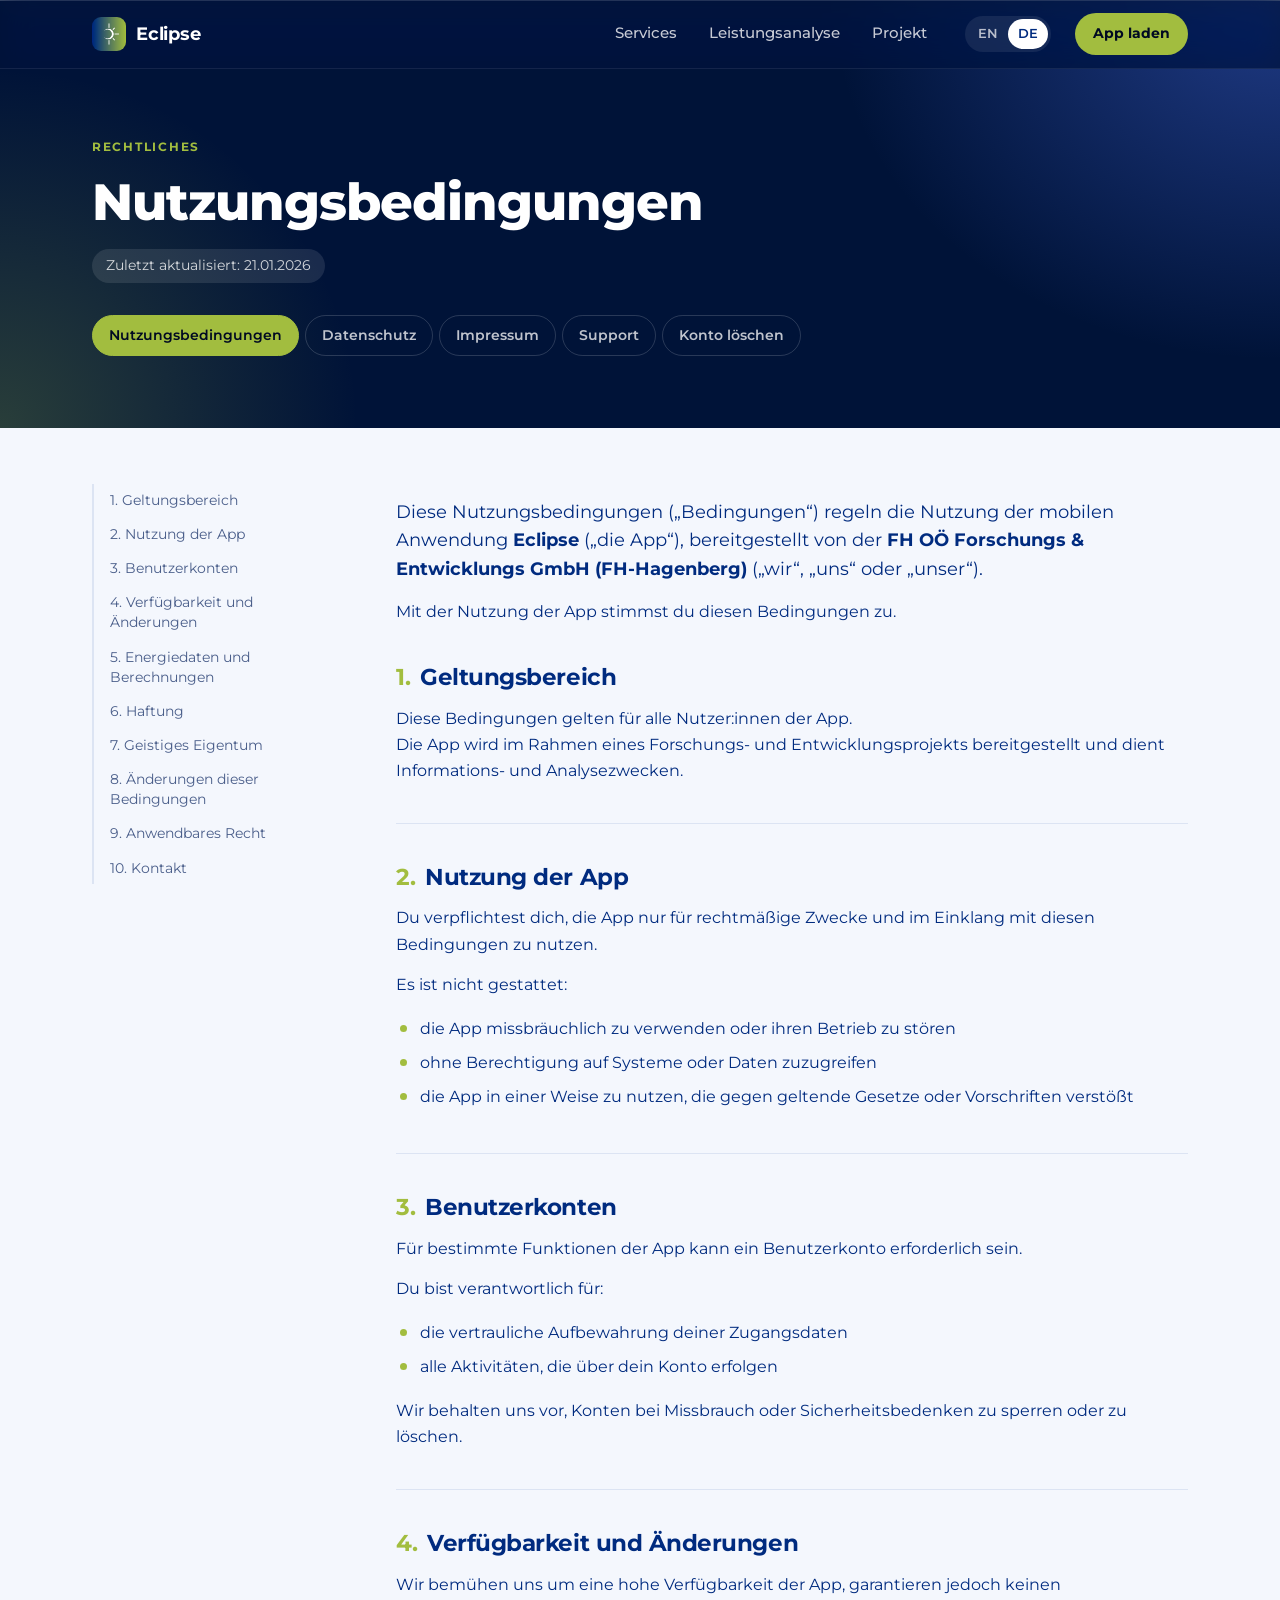
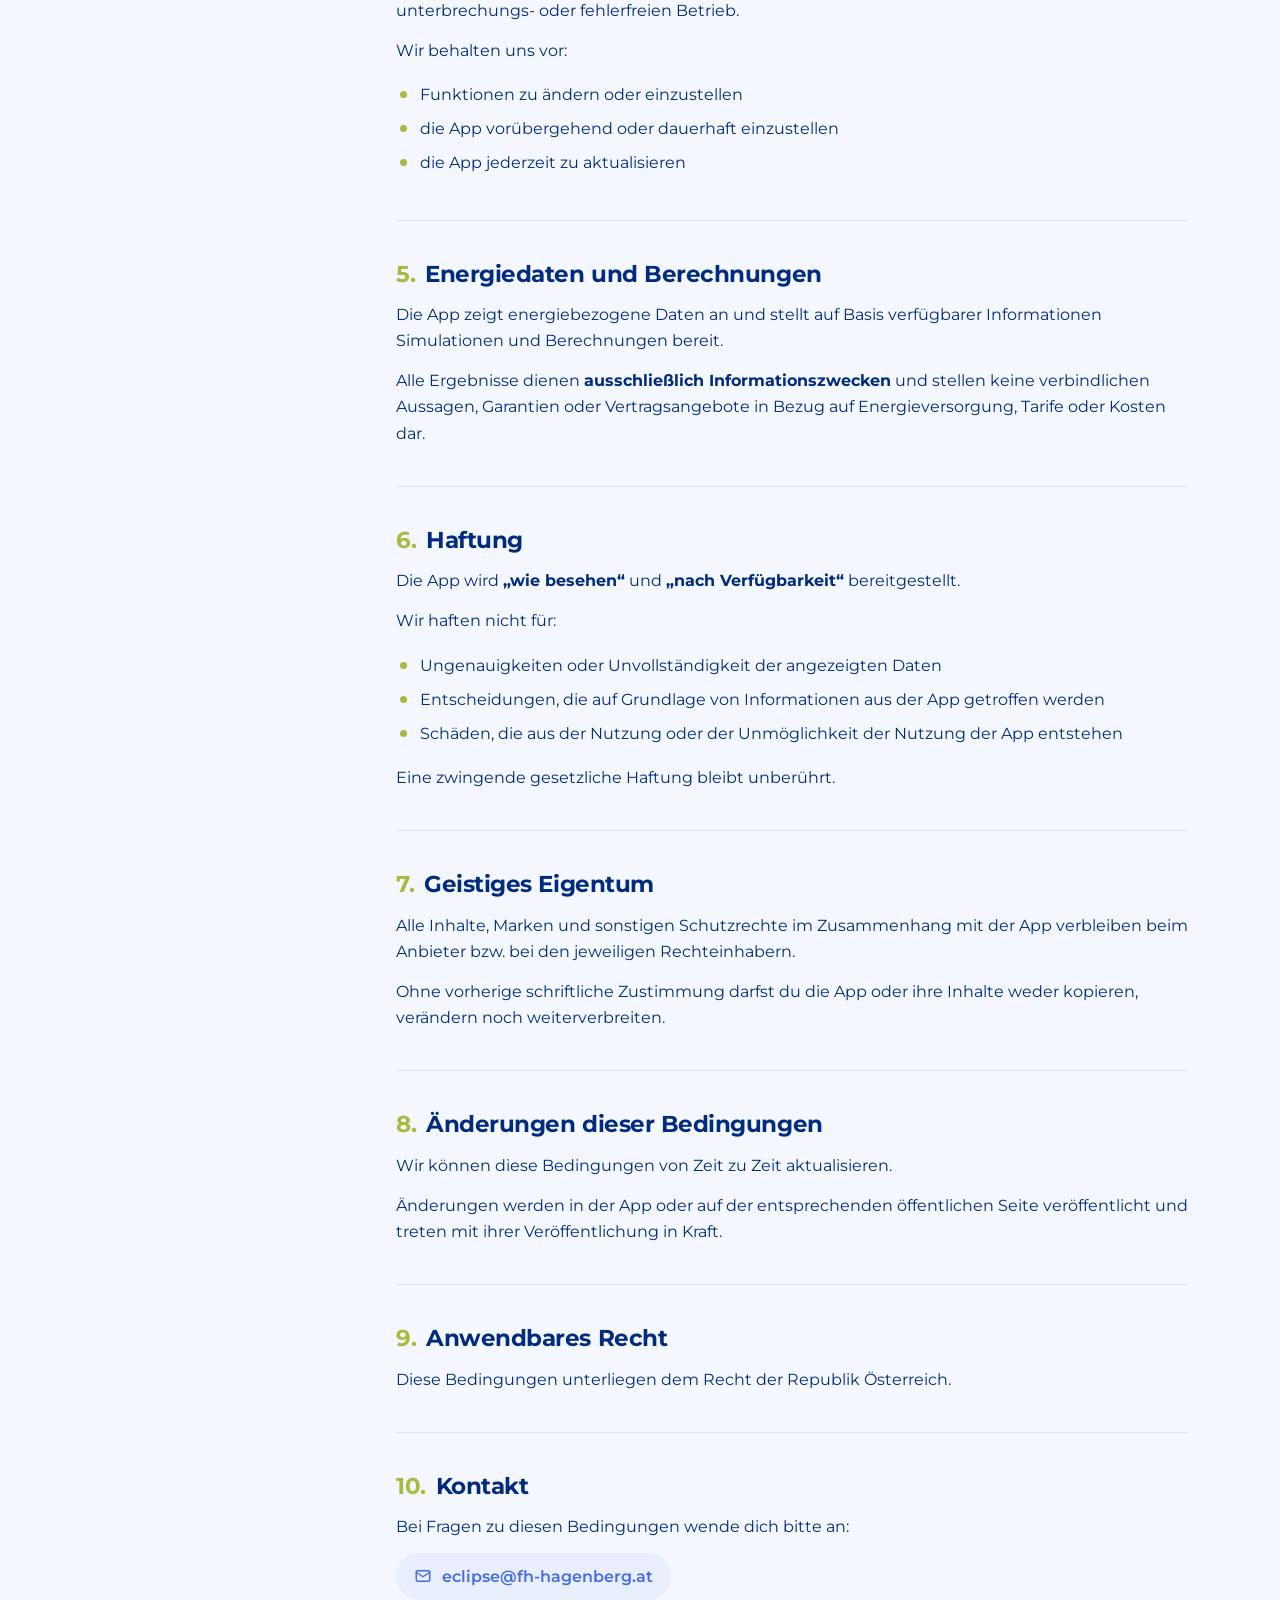
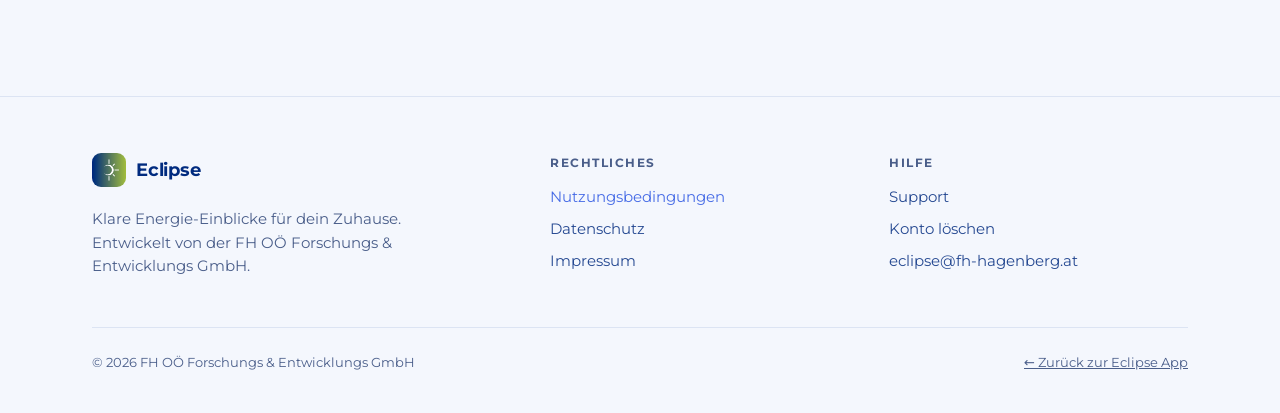
<file: eclipse-app/de/terms.html>
<!doctype html>
<html lang="de">
<head>
  <meta charset="utf-8">
  <meta name="viewport" content="width=device-width, initial-scale=1">
  <title>Nutzungsbedingungen – Eclipse</title>
  <meta name="description" content="Nutzungsbedingungen der Eclipse App.">
  <meta name="theme-color" content="#001338">
  <link rel="icon" type="image/png" href="../assets/img/app-icon.png">
  <link rel="apple-touch-icon" href="../assets/img/apple-touch-icon.png">
  <link rel="canonical" href="https://eclipse-energy.github.io/eclipse-legal/eclipse-app/de/terms.html">
  <link rel="alternate" hreflang="en" href="https://eclipse-energy.github.io/eclipse-legal/eclipse-app/terms.html">
  <link rel="alternate" hreflang="de" href="https://eclipse-energy.github.io/eclipse-legal/eclipse-app/de/terms.html">
  <link rel="alternate" hreflang="x-default" href="https://eclipse-energy.github.io/eclipse-legal/eclipse-app/terms.html">
  <link rel="stylesheet" href="../assets/css/style.css">
</head>
<body>
  <a class="skip-link" href="#main">Zum Inhalt springen</a>

  <header class="site-header">
    <nav class="container nav" aria-label="Hauptnavigation">
      <a class="brand" href="./">
        <img src="../assets/img/app-icon.png" alt="" width="34" height="34">
        Eclipse
      </a>
      <ul class="nav-links">
        <li><a href="./#services">Services</a></li>
        <li><a href="./#power-analytics">Leistungsanalyse</a></li>
        <li><a href="./#project">Projekt</a></li>
      </ul>
      <div class="lang-switch" aria-label="Sprache">
        <a href="../terms.html" hreflang="en" lang="en">EN</a>
        <span aria-current="true">DE</span>
      </div>
      <a class="nav-cta" href="./#download">App laden</a>
    </nav>
  </header>

  <main id="main">
    <div class="legal-hero">
      <div class="container">
        <span class="eyebrow">Rechtliches</span>
        <h1>Nutzungsbedingungen</h1>
        <span class="meta">Zuletzt aktualisiert: 21.01.2026</span>
        <ul class="legal-tabs" aria-label="Rechtliche Seiten">
          <li><a href="terms.html" aria-current="page">Nutzungsbedingungen</a></li>
          <li><a href="privacy.html">Datenschutz</a></li>
          <li><a href="imprint.html">Impressum</a></li>
          <li><a href="support.html">Support</a></li>
          <li><a href="delete.html">Konto löschen</a></li>
        </ul>
      </div>
    </div>

    <div class="container legal-layout">
      <nav class="toc" aria-label="Inhalt">
        <ol>
          <li><a href="#scope">1. Geltungsbereich</a></li>
          <li><a href="#use-of-the-app">2. Nutzung der App</a></li>
          <li><a href="#user-accounts">3. Benutzerkonten</a></li>
          <li><a href="#availability-and-changes">4. Verfügbarkeit und Änderungen</a></li>
          <li><a href="#energy-data-and-calculations">5. Energiedaten und Berechnungen</a></li>
          <li><a href="#liability">6. Haftung</a></li>
          <li><a href="#intellectual-property">7. Geistiges Eigentum</a></li>
          <li><a href="#changes-to-these-terms">8. Änderungen dieser Bedingungen</a></li>
          <li><a href="#governing-law">9. Anwendbares Recht</a></li>
          <li><a href="#contact">10. Kontakt</a></li>
        </ol>
      </nav>
      <article class="prose">
      <p>Diese Nutzungsbedingungen („Bedingungen“) regeln die Nutzung der mobilen Anwendung <strong>Eclipse</strong> („die App“), bereitgestellt von der <strong>FH OÖ Forschungs &amp; Entwicklungs GmbH (FH-Hagenberg)</strong> („wir“, „uns“ oder „unser“).</p>
      <p>Mit der Nutzung der App stimmst du diesen Bedingungen zu.</p>

      <section id="scope">
        <h2><span class="num">1.</span>Geltungsbereich</h2>
        <p>Diese Bedingungen gelten für alle Nutzer:innen der App.<br>
        Die App wird im Rahmen eines Forschungs- und Entwicklungsprojekts bereitgestellt und dient Informations- und Analysezwecken.</p>
      </section>

      <section id="use-of-the-app">
        <h2><span class="num">2.</span>Nutzung der App</h2>
        <p>Du verpflichtest dich, die App nur für rechtmäßige Zwecke und im Einklang mit diesen Bedingungen zu nutzen.</p>
        <p>Es ist nicht gestattet:</p>
        <ul>
          <li>die App missbräuchlich zu verwenden oder ihren Betrieb zu stören</li>
          <li>ohne Berechtigung auf Systeme oder Daten zuzugreifen</li>
          <li>die App in einer Weise zu nutzen, die gegen geltende Gesetze oder Vorschriften verstößt</li>
        </ul>
      </section>

      <section id="user-accounts">
        <h2><span class="num">3.</span>Benutzerkonten</h2>
        <p>Für bestimmte Funktionen der App kann ein Benutzerkonto erforderlich sein.</p>
        <p>Du bist verantwortlich für:</p>
        <ul>
          <li>die vertrauliche Aufbewahrung deiner Zugangsdaten</li>
          <li>alle Aktivitäten, die über dein Konto erfolgen</li>
        </ul>
        <p>Wir behalten uns vor, Konten bei Missbrauch oder Sicherheitsbedenken zu sperren oder zu löschen.</p>
      </section>

      <section id="availability-and-changes">
        <h2><span class="num">4.</span>Verfügbarkeit und Änderungen</h2>
        <p>Wir bemühen uns um eine hohe Verfügbarkeit der App, garantieren jedoch keinen unterbrechungs- oder fehlerfreien Betrieb.</p>
        <p>Wir behalten uns vor:</p>
        <ul>
          <li>Funktionen zu ändern oder einzustellen</li>
          <li>die App vorübergehend oder dauerhaft einzustellen</li>
          <li>die App jederzeit zu aktualisieren</li>
        </ul>
      </section>

      <section id="energy-data-and-calculations">
        <h2><span class="num">5.</span>Energiedaten und Berechnungen</h2>
        <p>Die App zeigt energiebezogene Daten an und stellt auf Basis verfügbarer Informationen Simulationen und Berechnungen bereit.</p>
        <p>Alle Ergebnisse dienen <strong>ausschließlich Informationszwecken</strong> und stellen keine verbindlichen Aussagen, Garantien oder Vertragsangebote in Bezug auf Energieversorgung, Tarife oder Kosten dar.</p>
      </section>

      <section id="liability">
        <h2><span class="num">6.</span>Haftung</h2>
        <p>Die App wird <strong>„wie besehen“</strong> und <strong>„nach Verfügbarkeit“</strong> bereitgestellt.</p>
        <p>Wir haften nicht für:</p>
        <ul>
          <li>Ungenauigkeiten oder Unvollständigkeit der angezeigten Daten</li>
          <li>Entscheidungen, die auf Grundlage von Informationen aus der App getroffen werden</li>
          <li>Schäden, die aus der Nutzung oder der Unmöglichkeit der Nutzung der App entstehen</li>
        </ul>
        <p>Eine zwingende gesetzliche Haftung bleibt unberührt.</p>
      </section>

      <section id="intellectual-property">
        <h2><span class="num">7.</span>Geistiges Eigentum</h2>
        <p>Alle Inhalte, Marken und sonstigen Schutzrechte im Zusammenhang mit der App verbleiben beim Anbieter bzw. bei den jeweiligen Rechteinhabern.</p>
        <p>Ohne vorherige schriftliche Zustimmung darfst du die App oder ihre Inhalte weder kopieren, verändern noch weiterverbreiten.</p>
      </section>

      <section id="changes-to-these-terms">
        <h2><span class="num">8.</span>Änderungen dieser Bedingungen</h2>
        <p>Wir können diese Bedingungen von Zeit zu Zeit aktualisieren.</p>
        <p>Änderungen werden in der App oder auf der entsprechenden öffentlichen Seite veröffentlicht und treten mit ihrer Veröffentlichung in Kraft.</p>
      </section>

      <section id="governing-law">
        <h2><span class="num">9.</span>Anwendbares Recht</h2>
        <p>Diese Bedingungen unterliegen dem Recht der Republik Österreich.</p>
      </section>

      <section id="contact">
        <h2><span class="num">10.</span>Kontakt</h2>
        <p>Bei Fragen zu diesen Bedingungen wende dich bitte an:</p>
        <a class="mail-chip" href="mailto:eclipse@fh-hagenberg.at"><svg viewBox="0 0 24 24" aria-hidden="true"><g fill="none" stroke="currentColor" stroke-width="2" stroke-linecap="round" stroke-linejoin="round"><rect x="3" y="5" width="18" height="14" rx="2"/><path d="m3 7 9 6 9-6"/></g></svg>eclipse@fh-hagenberg.at</a>
      </section>
      </article>
    </div>
  </main>

  <footer class="site-footer">
    <div class="container">
      <div class="footer-grid">
        <div>
          <a class="brand" href="./">
            <img src="../assets/img/app-icon.png" alt="" width="34" height="34">
            Eclipse
          </a>
          <p class="footer-about">Klare Energie-Einblicke für dein Zuhause. Entwickelt von der FH OÖ Forschungs &amp; Entwicklungs GmbH.</p>
        </div>
        <div>
          <p class="footer-title">Rechtliches</p>
          <ul class="footer-links">
            <li><a href="terms.html" aria-current="page">Nutzungsbedingungen</a></li>
            <li><a href="privacy.html">Datenschutz</a></li>
            <li><a href="imprint.html">Impressum</a></li>
          </ul>
        </div>
        <div>
          <p class="footer-title">Hilfe</p>
          <ul class="footer-links">
            <li><a href="support.html">Support</a></li>
            <li><a href="delete.html">Konto löschen</a></li>
            <li><a href="mailto:eclipse@fh-hagenberg.at">eclipse@fh-hagenberg.at</a></li>
          </ul>
        </div>
      </div>
      <div class="footer-bottom">
        <span>© 2026 FH OÖ Forschungs &amp; Entwicklungs GmbH</span>
        <a href="./">← Zurück zur Eclipse App</a>
      </div>
    </div>
  </footer>
</body>
</html>
</file>
<file: eclipse-app/assets/css/style.css>
/* Self-hosted fonts (SIL OFL 1.1, see assets/fonts/), so no visitor data goes to Google Fonts. */
@font-face {
  font-family: "Montserrat";
  font-style: normal;
  font-display: swap;
  font-weight: 100 900;
  src: url("../fonts/montserrat-latin-ext-wght.woff2") format("woff2");
  unicode-range: U+0100-02BA, U+02BD-02C5, U+02C7-02CC, U+02CE-02D7, U+02DD-02FF, U+0304, U+0308, U+0329, U+1D00-1DBF, U+1E00-1E9F, U+1EF2-1EFF, U+2020, U+20A0-20AB, U+20AD-20C0, U+2113, U+2C60-2C7F, U+A720-A7FF;
}
@font-face {
  font-family: "Montserrat";
  font-style: normal;
  font-display: swap;
  font-weight: 100 900;
  src: url("../fonts/montserrat-latin-wght.woff2") format("woff2");
  unicode-range: U+0000-00FF, U+0131, U+0152-0153, U+02BB-02BC, U+02C6, U+02DA, U+02DC, U+0304, U+0308, U+0329, U+2000-206F, U+20AC, U+2122, U+2191, U+2193, U+2212, U+2215, U+FEFF, U+FFFD;
}
@font-face {
  font-family: "JetBrains Mono";
  font-style: normal;
  font-display: swap;
  font-weight: 100 800;
  src: url("../fonts/jetbrains-mono-latin-wght.woff2") format("woff2");
  unicode-range: U+0000-00FF, U+0131, U+0152-0153, U+02BB-02BC, U+02C6, U+02DA, U+02DC, U+0304, U+0308, U+0329, U+2000-206F, U+20AC, U+2122, U+2191, U+2193, U+2212, U+2215, U+FEFF, U+FFFD;
}

:root {
  --navy: #002B7F;
  --navy-deep: #001338;
  --navy-ink: #000A22;
  --lime: #A2BD3F;
  --lime-soft: #C6DB72;
  --blue: #476CE6;
  --teal: #1BA787;
  --teal-soft: #8CD2C3;
  --sky: #D5E3FC;

  --bg: #F4F7FD;
  --surface: #FFFFFF;
  --text: #002B7F;
  --text-muted: #4A5E8A;
  --outline: #DCE4F3;
  --outline-strong: #B7C4DE;
  --chip: #E8EEFB;
  --shadow: 0 1px 2px rgba(0, 43, 127, .06), 0 12px 32px -12px rgba(0, 43, 127, .18);

  --radius-s: 12px;
  --radius-m: 20px;
  --radius-l: 32px;
  --container: 1160px;
  --gutter: clamp(16px, 4vw, 32px);

  color-scheme: light dark;
}

@media (prefers-color-scheme: dark) {
  :root {
    --bg: #050B1C;
    --surface: #0C1A36;
    --text: #EEF3FF;
    --text-muted: #A3B2D3;
    --outline: #1B2B4F;
    --outline-strong: #2C3F69;
    --chip: #13244A;
    --shadow: 0 1px 2px rgba(0, 0, 0, .4), 0 16px 40px -16px rgba(0, 0, 0, .7);
  }
}

*, *::before, *::after { box-sizing: border-box; }

html {
  scroll-behavior: smooth;
  -webkit-text-size-adjust: 100%;
}

body {
  margin: 0;
  font-family: "Montserrat", system-ui, -apple-system, "Segoe UI", sans-serif;
  font-size: 1rem;
  line-height: 1.6;
  color: var(--text);
  background: var(--bg);
  -webkit-font-smoothing: antialiased;
  overflow-x: hidden;
}

img, svg { display: block; max-width: 100%; }
a { color: inherit; }
h1, h2, h3 { line-height: 1.15; letter-spacing: -0.02em; margin: 0; }
p { margin: 0; }

:focus-visible {
  outline: 3px solid var(--lime);
  outline-offset: 3px;
  border-radius: 6px;
}

.container {
  width: 100%;
  max-width: var(--container);
  margin-inline: auto;
  padding-inline: var(--gutter);
}

.skip-link {
  position: absolute;
  left: -9999px;
  top: 8px;
  z-index: 100;
  padding: 8px 16px;
  background: var(--lime);
  color: var(--navy-ink);
  border-radius: 999px;
  font-weight: 600;
}
.skip-link:focus { left: 8px; }

.eyebrow {
  display: inline-block;
  font-size: .78rem;
  font-weight: 700;
  letter-spacing: .14em;
  text-transform: uppercase;
  color: var(--lime);
}

.section { padding-block: clamp(72px, 10vw, 128px); }

.section-head {
  max-width: 640px;
  margin-bottom: clamp(36px, 5vw, 56px);
}
.section-head h2 {
  margin-top: 14px;
  font-size: clamp(1.9rem, 4vw, 2.8rem);
  font-weight: 700;
}
.section-head p {
  margin-top: 16px;
  font-size: 1.08rem;
  color: var(--text-muted);
}

.site-header {
  position: sticky;
  top: 0;
  z-index: 50;
  background: rgba(0, 19, 56, .72);
  -webkit-backdrop-filter: saturate(160%) blur(16px);
  backdrop-filter: saturate(160%) blur(16px);
  border-bottom: 1px solid rgba(255, 255, 255, .08);
  color: #fff;
}

.nav {
  display: flex;
  align-items: center;
  gap: 24px;
  height: 68px;
}

.brand {
  display: inline-flex;
  align-items: center;
  gap: 10px;
  text-decoration: none;
  font-weight: 700;
  font-size: 1.15rem;
  letter-spacing: -0.01em;
}
.brand img {
  width: 34px;
  height: 34px;
  border-radius: 9px;
}

.nav-links {
  display: flex;
  gap: 4px;
  margin: 0 0 0 auto;
  padding: 0;
  list-style: none;
}
.nav-links a {
  display: block;
  padding: 8px 14px;
  border-radius: 999px;
  font-size: .92rem;
  font-weight: 500;
  text-decoration: none;
  color: rgba(255, 255, 255, .78);
  transition: color .2s, background-color .2s;
}
.nav-links a:hover { color: #fff; background: rgba(255, 255, 255, .08); }

.lang-switch {
  display: inline-flex;
  padding: 3px;
  border-radius: 999px;
  background: rgba(255, 255, 255, .08);
  font-size: .8rem;
  font-weight: 600;
}
.lang-switch a, .lang-switch span {
  padding: 5px 10px;
  border-radius: 999px;
  text-decoration: none;
  color: rgba(255, 255, 255, .7);
}
.lang-switch a:hover { color: #fff; }
.lang-switch [aria-current] {
  background: #fff;
  color: var(--navy);
}

.nav-cta {
  padding: 9px 18px;
  border-radius: 999px;
  background: var(--lime);
  color: var(--navy-ink);
  font-size: .9rem;
  font-weight: 700;
  text-decoration: none;
  transition: transform .2s, background-color .2s;
}
.nav-cta:hover { background: var(--lime-soft); transform: translateY(-1px); }

.store-buttons {
  display: flex;
  flex-wrap: wrap;
  gap: 12px;
}

.store-btn {
  display: inline-flex;
  align-items: center;
  gap: 12px;
  min-width: 182px;
  padding: 11px 22px 11px 18px;
  border-radius: 14px;
  background: #000;
  color: #fff;
  text-decoration: none;
  border: 1px solid rgba(255, 255, 255, .22);
  transition: transform .2s, box-shadow .2s, border-color .2s;
}
.store-btn:hover {
  transform: translateY(-2px);
  border-color: rgba(255, 255, 255, .45);
  box-shadow: 0 12px 28px -10px rgba(0, 0, 0, .6);
}
.store-btn svg { width: 26px; height: 26px; flex: none; }
.store-btn span { display: flex; flex-direction: column; line-height: 1.15; }
.store-btn small { font-size: .68rem; font-weight: 500; opacity: .8; }
.store-btn strong { font-size: 1.08rem; font-weight: 600; letter-spacing: -0.01em; }

.hero {
  position: relative;
  isolation: isolate;
  overflow: hidden;
  margin-top: -68px;
  padding-top: calc(68px + clamp(48px, 8vw, 96px));
  padding-bottom: clamp(72px, 9vw, 120px);
  color: #fff;
  background:
    radial-gradient(60% 70% at 85% 30%, rgba(71, 108, 230, .45), transparent 70%),
    radial-gradient(40% 50% at 100% 100%, rgba(162, 189, 63, .35), transparent 70%),
    radial-gradient(50% 60% at 0% 0%, rgba(0, 43, 127, .9), transparent 70%),
    linear-gradient(160deg, var(--navy-deep) 0%, var(--navy-ink) 100%);
}

.hero-grid {
  display: grid;
  grid-template-columns: 1.05fr 1fr;
  align-items: center;
  gap: clamp(40px, 6vw, 80px);
}

.hero h1 {
  margin-top: 20px;
  font-size: clamp(2.5rem, 6vw, 4.4rem);
  font-weight: 800;
  letter-spacing: -0.035em;
}
.hero h1 em {
  font-style: normal;
  background: linear-gradient(100deg, var(--teal-soft), var(--lime) 60%);
  -webkit-background-clip: text;
  background-clip: text;
  color: transparent;
}

.hero-lead {
  margin-top: 24px;
  max-width: 34rem;
  font-size: clamp(1.05rem, 1.6vw, 1.2rem);
  color: rgba(255, 255, 255, .78);
}

.hero .store-buttons { margin-top: 36px; }

.hero-visual {
  position: relative;
  display: grid;
  place-items: center;
  min-height: 560px;
}

.phone {
  position: relative;
  z-index: 1;
  width: 250px;
  aspect-ratio: 1216 / 2562;
  filter: drop-shadow(0 30px 40px rgba(0, 0, 0, .5));
}
.phone::before {
  content: "";
  position: absolute;
  inset: 1.5% 2%;
  border-radius: 12% / 5.7%;
  background: #000;
}
.phone::after {
  content: "";
  position: absolute;
  inset: 0;
  z-index: 2;
  background: url("../img/device/pixel-6.png") center / 100% 100% no-repeat;
  filter: brightness(.28);
  pointer-events: none;
}

.screen {
  position: absolute;
  left: 5.099%;
  top: 2.693%;
  width: 88.816%;
  height: 93.677%;
  overflow: hidden;
  border-radius: 6% / 2.7%;
  background: #000;
}
.phone img {
  width: 100%;
  height: 100%;
  object-fit: cover;
  object-position: top;
}

.hero-visual .phone--back {
  position: absolute;
  transform: translate(-44%, 6%) rotate(-8deg) scale(.88);
}
.hero-visual .phone--front {
  transform: translate(22%, -2%) rotate(4deg);
}

.spotlight {
  position: relative;
  overflow: clip;
  padding: clamp(28px, 5vw, 64px);
  border-radius: var(--radius-l);
  color: #fff;
  background:
    radial-gradient(60% 80% at 100% 0%, rgba(71, 108, 230, .45), transparent 65%),
    radial-gradient(50% 70% at 0% 100%, rgba(162, 189, 63, .22), transparent 70%),
    linear-gradient(150deg, var(--navy) 0%, var(--navy-deep) 70%);
  box-shadow: 0 40px 80px -40px rgba(0, 19, 56, .6);
}

.badge {
  display: inline-flex;
  align-items: center;
  gap: 8px;
  padding: 6px 14px 6px 8px;
  border-radius: 999px;
  background: rgba(162, 189, 63, .16);
  border: 1px solid rgba(162, 189, 63, .45);
  color: var(--lime-soft);
  font-size: .8rem;
  font-weight: 700;
}
.badge b {
  padding: 2px 8px;
  border-radius: 999px;
  background: var(--lime);
  color: var(--navy-ink);
}

.spotlight h3 {
  margin-top: 20px;
  font-size: clamp(1.8rem, 3.6vw, 2.6rem);
  font-weight: 800;
  letter-spacing: -0.03em;
}
.spotlight-lead {
  margin-top: 16px;
  font-size: 1.06rem;
  color: rgba(255, 255, 255, .78);
}

.spotlight-source {
  margin-top: 10px;
  font-size: .78rem;
  color: rgba(255, 255, 255, .55);
}
.spotlight-source a { color: rgba(255, 255, 255, .75); }

.checks {
  display: grid;
  gap: 10px;
  margin: 24px 0 0;
  padding: 0;
  list-style: none;
}
.checks li {
  position: relative;
  padding-left: 30px;
  font-size: .97rem;
}
.checks li::before {
  content: "";
  position: absolute;
  left: 0;
  top: 3px;
  width: 19px;
  height: 19px;
  border-radius: 50%;
  background: var(--lime) url("data:image/svg+xml,%3Csvg xmlns='http://www.w3.org/2000/svg' viewBox='0 0 24 24'%3E%3Cpath fill='none' stroke='%23000A22' stroke-width='3.2' stroke-linecap='round' stroke-linejoin='round' d='m6 12.5 4 4 8-9'/%3E%3C/svg%3E") center / 13px no-repeat;
}
.spotlight .checks li { color: rgba(255, 255, 255, .88); }

.fan {
  position: relative;
  display: grid;
  place-items: center;
  min-height: 580px;
}
.fan::before {
  content: "";
  position: absolute;
  width: 78%;
  aspect-ratio: 1;
  border-radius: 50%;
  background: radial-gradient(circle, rgba(255, 187, 61, .22), rgba(162, 189, 63, .12) 45%, transparent 70%);
  filter: blur(10px);
}
.fan .phone { width: 240px; }
.fan .phone--left,
.fan .phone--right {
  position: absolute;
  opacity: .9;
}
.fan .phone--left { transform: translateX(-58%) rotate(-7deg) scale(.84); }
.fan .phone--right { transform: translateX(58%) rotate(7deg) scale(.84); }
.fan .phone--center { z-index: 2; }

.disclaimer {
  margin-top: 18px;
  font-size: .82rem;
  color: rgba(255, 255, 255, .55);
}

.curve {
  position: relative;
  margin: 0;
  padding-top: clamp(24px, 3vw, 40px);
  border-top: 1px solid rgba(255, 255, 255, .12);
  view-timeline: --curve block;
}

.curve-plot {
  position: relative;
  aspect-ratio: 960 / 320;
  margin-top: 44px;
}
.curve-plot svg { position: absolute; inset: 0; width: 100%; height: 100%; overflow: visible; }

.curve-grid line { stroke: rgba(255, 255, 255, .08); stroke-width: 1; vector-effect: non-scaling-stroke; }
.curve-grid .curve-base { stroke: rgba(255, 255, 255, .28); }

.bar { fill: var(--blue); opacity: .85; }
.curve-bars .bar--hot { opacity: 0; }
.curve-hot .bar { fill: #F6B230; opacity: .55; }
.curve-hot .bar--base { fill: var(--blue); opacity: .85; }
.curve-hot .bar--peak { opacity: 1; filter: drop-shadow(0 0 10px rgba(246, 178, 48, .9)); }

.curve-shift { opacity: 0; }
.curve-shift rect { fill: #F6B230; opacity: .8; }
.curve-max,
.curve-cursor,
.curve-shift-note { display: none; }

.curve .num {
  font-family: "JetBrains Mono", ui-monospace, "SF Mono", Menlo, monospace;
  font-variant-numeric: tabular-nums;
  letter-spacing: -0.02em;
}

.curve-y { position: absolute; inset: 0; pointer-events: none; }
.curve-y span {
  position: absolute;
  left: 0;
  transform: translateY(-120%);
  font-family: "JetBrains Mono", ui-monospace, monospace;
  font-size: .72rem;
  color: rgba(255, 255, 255, .45);
}
.curve-y .curve-unit { transform: none; }

.curve-peak { position: absolute; left: var(--peak-x); top: var(--peak-y); }
.curve-ring {
  position: absolute;
  left: 0;
  top: -12px;
  width: 16px;
  height: 16px;
  border: 3px solid #F6B230;
  border-radius: 50%;
  background: var(--navy-deep);
  transform: translate(-50%, -50%);
  box-shadow: 0 0 0 6px rgba(246, 178, 48, .18);
}
.curve-note {
  position: absolute;
  left: 22px;
  top: -40px;
  display: grid;
  grid-template-columns: auto auto;
  gap: 0 10px;
  white-space: nowrap;
  font-size: clamp(1rem, 2vw, 1.5rem);
  font-weight: 600;
  line-height: 1.2;
  color: #F6B230;
}
.curve-note small {
  grid-column: 1 / -1;
  font-size: .8rem;
  font-weight: 500;
  color: rgba(255, 255, 255, .7);
}

.curve-x {
  position: relative;
  height: 1.6em;
  margin-top: 8px;
  font-family: "JetBrains Mono", ui-monospace, monospace;
  font-size: .72rem;
  color: rgba(255, 255, 255, .5);
}
.curve-x span { position: absolute; top: 0; }

.curve figcaption {
  margin-top: 12px;
  font-size: .82rem;
  color: rgba(255, 255, 255, .55);
}

@supports (animation-timeline: view()) {
  .spotlight:not(.is-story) .curve-bars .bar,
  .spotlight:not(.is-story) .curve-hot .bar {
    transform-box: fill-box;
    transform-origin: 50% 100%;
    animation: rise linear both;
    animation-timeline: --curve;
    animation-range: entry calc(20% + var(--i) * .55%) entry calc(45% + var(--i) * .55%);
  }
  .spotlight:not(.is-story) .curve-peak {
    animation: fade linear both;
    animation-timeline: --curve;
    animation-range: entry 75% entry 100%;
  }
}
@keyframes rise { from { transform: scaleY(0); } }
@keyframes fade { from { opacity: 0; transform: translateY(6px); } }

.spotlight-head { margin-bottom: clamp(20px, 3vw, 32px); }
.story-intro { display: none; }
.spotlight.is-story .story-intro {
  display: block;
  max-width: 44rem;
  margin-top: 16px;
  font-size: 1.1rem;
  color: rgba(255, 255, 255, .78);
}

.story {
  --h: 55vh;
  --stage-h: 600px;
}
.story-stage {
  display: grid;
  grid-template-columns: 1fr 1.05fr;
  gap: clamp(32px, 5vw, 64px);
  align-items: center;
}
.story-copy { grid-column: 1; grid-row: 1; }
.story-copy .spotlight-lead { margin-top: 0; }
.story .fan { grid-column: 2; grid-row: 1; }
.story .curve { grid-column: 1 / -1; grid-row: 2; }
.story-track { display: none; }

.spotlight.is-story .story { view-timeline: --story block; }
.spotlight.is-story .story-stage {
  grid-template-columns: 1fr 1.05fr;
  position: sticky;
  top: max(calc(68px + 2vh), calc(50vh + 34px - var(--stage-h) / 2));
}
.spotlight.is-story .story-track { display: block; }
.spotlight.is-story .story-step { height: var(--h); }
.spotlight.is-story .story-step:last-child { height: calc(var(--h) + 25vh); }

.spotlight.is-story .curve {
  z-index: 3;
  grid-column: 1 / -1;
  grid-row: 1;
  justify-self: center;
  width: min(100%, 900px);
  padding-top: 0;
  border-top: 0;
  transition: transform .7s cubic-bezier(.2, .7, .2, 1), opacity .5s;
}
.spotlight.is-story .fan {
  grid-column: 2;
  grid-row: 1;
  align-self: stretch;
  min-height: 0;
}
.spotlight.is-story .story-copy { opacity: 0; transition: opacity .4s; }
.spotlight.is-dock .story-copy { transition: opacity .5s .65s; }
.spotlight.is-story .story-copy:focus-within { opacity: 1; }

.spotlight.is-story .curve-bars .bar,
.spotlight.is-story .curve-hot .bar {
  transform-box: fill-box;
  transform-origin: 50% 100%;
  transform: scaleY(clamp(0, (var(--cursor, 96) - var(--i)) / 2, 1));
}

.spotlight.is-story .curve-cursor,
.spotlight.is-story .curve-max,
.spotlight.is-story .curve-shift-note {
  display: block;
  opacity: 0;
  transition: opacity .4s;
}
.spotlight.is-story .curve-hot,
.spotlight.is-story .curve-peak { opacity: 0; transition: opacity .4s; }
.spotlight.is-story .curve-bars .bar--hot { opacity: .85; transition: opacity .4s; }
.spotlight.is-story .curve-shift { opacity: 1; }

.curve-cursor {
  position: absolute;
  inset: 0;
  pointer-events: none;
  transform: translateX(calc(var(--cursor, 0) / 96 * 100%));
}
.curve-cursor::before {
  content: "";
  position: absolute;
  left: 0;
  top: -12px;
  bottom: 6.25%;
  border-left: 1px solid rgba(255, 255, 255, .6);
}
.curve-tag {
  position: absolute;
  margin: 0;
  padding: 2px 7px;
  border-radius: 6px;
  background: rgba(0, 19, 56, .8);
  font-size: .75rem;
  white-space: nowrap;
  color: rgba(255, 255, 255, .85);
}
.curve-readout {
  position: absolute;
  inset: 0;
  transform: translateY(calc(var(--ro-kw, 0) * -7.5%));
  transition: opacity .2s;
}
.curve-readout .curve-tag { left: 8px; top: 93.75%; transform: translateY(-140%); color: #fff; }
.curve-cursor.is-flip .curve-readout .curve-tag { left: auto; right: calc(100% + 8px); }
.curve-cursor.is-near .curve-readout { opacity: 0; }

.curve-max {
  position: absolute;
  inset: 0;
  pointer-events: none;
}
.curve-max::before {
  content: "";
  position: absolute;
  left: 18px;
  right: 0;
  top: 93.75%;
}
.curve-max { transform: translateY(calc(var(--max-kw, 0) * -7.5%)); }
.curve-max::before { border-top: 1.5px solid #F6B230; }
.curve-max .curve-tag { right: 0; top: 93.75%; transform: translateY(25%); color: #F6B230; }
.spotlight.is-story .curve-max { transition: transform .35s ease, opacity .4s; }
.spotlight.is-story .curve-note { top: -62px; }

.curve-shift-note {
  position: absolute;
  left: 22px;
  top: 4%;
  margin: 0;
  font-size: .8rem;
  font-weight: 600;
  color: #F6B230;
}

.curve-spike { transform-box: fill-box; transform-origin: 50% 100%; transition: transform .7s ease; }
.curve-shift rect { transform: translateX(var(--dx)); opacity: 0; transition: transform .8s cubic-bezier(.2, .7, .2, 1), opacity .4s; transition-delay: calc(var(--i) * 30ms); }

.curve::before {
  content: "";
  position: absolute;
  z-index: -1;
  inset: -14px;
  border-radius: 18px;
  background: #1B1C22;
  opacity: 0;
  transition: opacity .5s;
}

.spotlight.is-story .fan::before { opacity: 0; transition: opacity .6s; }
.spotlight.is-story .fan .phone {
  opacity: 0;
  transition: transform .7s cubic-bezier(.2, .7, .2, 1), opacity .5s;
}
.spotlight.is-story .fan .phone--left,
.spotlight.is-story .fan .phone--right { transform: scale(.84); }
.spotlight.is-story .fan .phone--center { transform: scale(.94); }

.spotlight.is-cursor .curve-cursor { opacity: 1; }
.spotlight.is-hot .curve-hot { opacity: 1; }
.spotlight.is-hot .curve-bars .bar--hot { opacity: 0; }
.spotlight.is-peak .curve-peak { opacity: 1; }
.spotlight.is-max .curve-max { opacity: 1; }
.spotlight.is-shift .curve-spike { transform: scaleY(var(--keep, .08)); }
.spotlight.is-shift .curve-shift rect { transform: none; opacity: .8; }
.spotlight.is-shifted .curve-shift-note { opacity: 1; transition-delay: .3s; }
.spotlight.is-dock .curve {
  transform: translate(var(--dock-x, 0), var(--dock-y, 0)) scale(var(--dock-s, 1));
  opacity: 0;
  pointer-events: none;
  transition: transform .7s cubic-bezier(.2, .7, .2, 1), opacity .5s 1s;
}
.spotlight.is-dock .curve::before { opacity: 1; transition-delay: .35s; }
.spotlight.is-dock .story-copy { opacity: 1; }
.spotlight.is-dock .curve figcaption,
.spotlight.is-dock .curve-shift-note { opacity: 0; }
.spotlight.is-dock .fan::before { opacity: 1; }
.spotlight.is-dock .fan .phone { opacity: 1; }
.spotlight.is-dock .fan .phone--left { opacity: .9; transform: translateX(-58%) rotate(-7deg) scale(.84); }
.spotlight.is-dock .fan .phone--right { opacity: .9; transform: translateX(58%) rotate(7deg) scale(.84); }
.spotlight.is-dock .fan .phone--center { transform: none; }

@supports (animation-timeline: view()) {
  .spotlight.is-scrub .curve-spike,
  .spotlight.is-scrub .curve-shift rect,
  .spotlight.is-scrub .curve,
  .spotlight.is-scrub .curve::before,
  .spotlight.is-scrub .fan::before,
  .spotlight.is-scrub .fan .phone {
    transition: none;
    animation-timeline: --story;
    animation-fill-mode: both;
    animation-timing-function: linear;
  }
  .spotlight.is-scrub .curve-spike {
    animation-name: spike-down;
    animation-range: cover calc(var(--stage-h) + 1.1 * var(--h) + 50vh) cover calc(var(--stage-h) + 1.5 * var(--h) + 50vh);
  }
  .spotlight.is-scrub .curve-shift rect {
    animation-name: shift-in;
    animation-range: cover calc(var(--stage-h) + 1.15 * var(--h) + 50vh + var(--i) * .6vh) cover calc(var(--stage-h) + 1.5 * var(--h) + 50vh + var(--i) * .6vh);
  }
  .spotlight.is-scrub .curve {
    animation-name: dock, hide;
    animation-range:
      cover calc(var(--stage-h) + 2.1 * var(--h) + 50vh) cover calc(var(--stage-h) + 2.55 * var(--h) + 50vh),
      cover calc(var(--stage-h) + 2.55 * var(--h) + 50vh) cover calc(var(--stage-h) + 2.75 * var(--h) + 50vh);
  }
  .spotlight.is-scrub .curve::before {
    animation-name: show;
    animation-range: cover calc(var(--stage-h) + 2.35 * var(--h) + 50vh) cover calc(var(--stage-h) + 2.55 * var(--h) + 50vh);
  }
  .spotlight.is-scrub .story-copy {
    transition: none;
    animation: show linear both;
    animation-timeline: --story;
    animation-range: cover calc(var(--stage-h) + 2.55 * var(--h) + 50vh) cover calc(var(--stage-h) + 2.8 * var(--h) + 50vh);
  }
  .spotlight.is-scrub .story-copy:focus-within { animation: none; opacity: 1; }
  .spotlight.is-scrub .fan::before,
  .spotlight.is-scrub .fan .phone--center {
    animation-name: show-center;
    animation-range: cover calc(var(--stage-h) + 2.25 * var(--h) + 50vh) cover calc(var(--stage-h) + 2.55 * var(--h) + 50vh);
  }
  .spotlight.is-scrub .fan .phone--left {
    animation-name: fan-left;
    animation-range: cover calc(var(--stage-h) + 2.4 * var(--h) + 50vh) cover calc(var(--stage-h) + 2.85 * var(--h) + 50vh);
  }
  .spotlight.is-scrub .fan .phone--right {
    animation-name: fan-right;
    animation-range: cover calc(var(--stage-h) + 2.4 * var(--h) + 50vh) cover calc(var(--stage-h) + 2.85 * var(--h) + 50vh);
  }
}
@keyframes spike-down { from { transform: scaleY(1); } to { transform: scaleY(var(--keep, .08)); } }
@keyframes shift-in { from { transform: translateX(var(--dx)); opacity: 0; } to { transform: none; opacity: .8; } }
@keyframes dock { from { transform: none; } to { transform: translate(var(--dock-x, 0), var(--dock-y, 0)) scale(var(--dock-s, 1)); } }
@keyframes show { from { opacity: 0; } to { opacity: 1; } }
@keyframes hide { from { opacity: 1; } to { opacity: 0; } }
@keyframes show-center { from { opacity: 0; transform: scale(.94); } to { opacity: 1; transform: none; } }
@keyframes fan-left { from { opacity: 0; transform: scale(.84); } to { opacity: .9; transform: translateX(-58%) rotate(-7deg) scale(.84); } }
@keyframes fan-right { from { opacity: 0; transform: scale(.84); } to { opacity: .9; transform: translateX(58%) rotate(7deg) scale(.84); } }

.smartmeter {
  display: grid;
  grid-template-columns: 1.15fr .85fr;
  gap: clamp(32px, 5vw, 64px);
  align-items: center;
  margin-top: 20px;
  padding: clamp(28px, 5vw, 64px);
  overflow: hidden;
  border-radius: var(--radius-l);
  background:
    radial-gradient(55% 60% at 85% 100%, rgba(71, 108, 230, .16), transparent 70%),
    radial-gradient(45% 50% at 100% 0%, rgba(27, 167, 135, .14), transparent 70%),
    var(--surface);
  border: 1px solid var(--outline);
}

.smartmeter-via {
  display: inline-flex;
  align-items: center;
  gap: 8px;
  padding: 6px 14px;
  border-radius: 999px;
  background: var(--chip);
  font-size: .85rem;
  font-weight: 600;
  color: var(--text-muted);
}
.smartmeter-via svg { width: 16px; height: 16px; }

.smartmeter h3 {
  margin-top: 16px;
  font-size: clamp(1.7rem, 3vw, 2.2rem);
  font-weight: 800;
  letter-spacing: -0.03em;
}

.smartmeter-lead {
  max-width: 34rem;
  margin-top: 14px;
  color: var(--text-muted);
}

.features {
  display: grid;
  grid-template-columns: repeat(2, 1fr);
  gap: 14px;
  margin: 28px 0 0;
  padding: 0;
  list-style: none;
}
.features li {
  padding: 18px;
  border-radius: var(--radius-m);
  border: 1px solid var(--outline);
  background: var(--bg);
}
.features svg { width: 22px; height: 22px; color: var(--blue); }
.features h4 { margin: 10px 0 0; font-size: 1rem; font-weight: 700; line-height: 1.3; }
.features p { margin-top: 4px; font-size: .9rem; color: var(--text-muted); }

.smartmeter .phone {
  justify-self: center;
  width: 260px;
}

@media (prefers-color-scheme: dark) {
  .features svg { color: #8FA8FF; }
}

.steps {
  display: grid;
  grid-template-columns: repeat(3, 1fr);
  gap: 18px;
  margin: 0;
  padding: 0;
  list-style: none;
  counter-reset: step;
}
.steps li {
  counter-increment: step;
  position: relative;
  padding: 32px 28px 30px;
  border-radius: var(--radius-m);
  background: var(--surface);
  border: 1px solid var(--outline);
}
.steps li::before {
  content: counter(step);
  display: grid;
  place-items: center;
  width: 52px;
  height: 52px;
  border-radius: 16px;
  background: linear-gradient(135deg, var(--navy), var(--lime));
  color: #fff;
  font-size: 1.3rem;
  font-weight: 800;
}
.steps li + li::after {
  content: "";
  position: absolute;
  top: 57px;
  left: -19px;
  width: 20px;
  height: 2px;
  background: var(--outline-strong);
}
.steps h3 { margin-top: 22px; font-size: 1.15rem; font-weight: 700; }
.steps p { margin-top: 8px; color: var(--text-muted); font-size: .97rem; }

.steps .mpn {
  display: grid;
  gap: 6px;
  margin-top: 16px;
}
.mpn-code {
  padding: 10px 12px;
  border-radius: 10px;
  background: var(--chip);
  border: 1px dashed var(--outline-strong);
  font-family: ui-monospace, "SF Mono", Menlo, Consolas, monospace;
  font-size: .74rem;
  letter-spacing: .04em;
  color: var(--text-muted);
  opacity: .9;
  overflow-wrap: anywhere;
}
.mpn-code b {
  color: var(--text);
  font-weight: 800;
}
.mpn small {
  font-size: .78rem;
  color: var(--text-muted);
}

.project {
  position: relative;
  overflow: hidden;
  color: #fff;
  background:
    radial-gradient(50% 80% at 0% 100%, rgba(162, 189, 63, .28), transparent 70%),
    radial-gradient(50% 80% at 100% 0%, rgba(71, 108, 230, .35), transparent 70%),
    var(--navy-deep);
}

.project-grid {
  display: grid;
  grid-template-columns: 1.2fr 1fr;
  gap: clamp(40px, 6vw, 80px);
  align-items: center;
}
.project h2 {
  margin-top: 14px;
  font-size: clamp(1.9rem, 4vw, 2.6rem);
  font-weight: 700;
}
.project p {
  margin-top: 18px;
  color: rgba(255, 255, 255, .76);
  font-size: 1.05rem;
}

.text-link {
  display: inline-flex;
  align-items: center;
  gap: 8px;
  margin-top: 28px;
  font-weight: 700;
  color: var(--lime);
  text-decoration: none;
}
.text-link svg { width: 18px; height: 18px; transition: transform .2s; }
.text-link:hover svg { transform: translateX(4px); }

.partner-card {
  display: grid;
  gap: 22px;
  padding: 32px;
  border-radius: var(--radius-l);
  background: rgba(255, 255, 255, .06);
  border: 1px solid rgba(255, 255, 255, .12);
}
.logo-plate {
  display: grid;
  place-items: center;
  padding: 18px 22px;
  border-radius: var(--radius-s);
  background: #fff;
}
.logo-plate img { max-height: 64px; width: auto; }
.partner-card p {
  margin: 0;
  font-size: .85rem;
  color: rgba(255, 255, 255, .62);
}
.funding-details {
  display: grid;
  grid-template-columns: auto 1fr;
  gap: 6px 16px;
  margin: 0;
  font-size: .85rem;
  color: rgba(255, 255, 255, .62);
}
.funding-details dt { font-weight: 700; color: rgba(255, 255, 255, .82); }
.funding-details dd { margin: 0; }

.cta {
  position: relative;
  overflow: hidden;
  display: grid;
  grid-template-columns: auto 1fr auto;
  gap: 32px;
  align-items: center;
  padding: clamp(32px, 5vw, 56px);
  border-radius: var(--radius-l);
  color: #fff;
  background: linear-gradient(120deg, var(--navy) 0%, #2D5A8C 50%, #7E9A2C 100%);
}
.cta::after {
  content: "";
  position: absolute;
  right: -80px;
  top: -80px;
  width: 280px;
  aspect-ratio: 1;
  border-radius: 50%;
  border: 1px solid rgba(255, 255, 255, .2);
  box-shadow: 0 0 0 40px rgba(255, 255, 255, .04), 0 0 0 80px rgba(255, 255, 255, .03);
  pointer-events: none;
}
.cta-icon {
  width: 88px;
  height: 88px;
  border-radius: 22px;
  box-shadow: 0 16px 32px -12px rgba(0, 0, 0, .5);
}
.cta h2 {
  font-size: clamp(1.6rem, 3vw, 2.2rem);
  font-weight: 700;
}
.cta p {
  margin-top: 8px;
  color: rgba(255, 255, 255, .8);
}
.cta .store-buttons { position: relative; z-index: 1; }
.store-buttons--qr { gap: 16px; }
.store-pick {
  display: grid;
  justify-items: center;
  gap: 12px;
}
.store-pick .store-btn { width: 100%; }
.store-qr {
  width: 132px;
  height: 132px;
  padding: 6px;
  border-radius: 14px;
  background: #fff;
  box-shadow: 0 16px 32px -14px rgba(0, 0, 0, .55);
}
@media (max-width: 800px), (pointer: coarse) {
  .store-qr { display: none; }
}

.site-footer {
  padding-block: 56px 40px;
  border-top: 1px solid var(--outline);
  font-size: .92rem;
}
.footer-grid {
  display: grid;
  grid-template-columns: 1.4fr 1fr 1fr;
  gap: 40px;
}
.footer-grid .brand { color: var(--text); }
.footer-about {
  margin-top: 14px;
  max-width: 22rem;
  color: var(--text-muted);
}
.footer-title {
  margin-bottom: 14px;
  font-size: .78rem;
  font-weight: 700;
  letter-spacing: .12em;
  text-transform: uppercase;
  color: var(--text-muted);
}
.footer-links {
  display: grid;
  gap: 8px;
  margin: 0;
  padding: 0;
  list-style: none;
}
.footer-links a {
  text-decoration: none;
  color: var(--text);
  opacity: .85;
}
.footer-links a:hover,
.footer-links a[aria-current] { opacity: 1; color: var(--blue); }

@media (prefers-color-scheme: dark) {
  .footer-links a:hover,
  .footer-links a[aria-current] { color: var(--lime); }
}

.footer-bottom {
  display: flex;
  flex-wrap: wrap;
  justify-content: space-between;
  gap: 12px;
  margin-top: 48px;
  padding-top: 24px;
  border-top: 1px solid var(--outline);
  font-size: .82rem;
  color: var(--text-muted);
}

.legal-hero {
  position: relative;
  margin-top: -68px;
  padding-top: calc(68px + 64px);
  padding-bottom: 72px;
  color: #fff;
  background:
    radial-gradient(50% 120% at 100% 0%, rgba(71, 108, 230, .45), transparent 70%),
    radial-gradient(40% 120% at 0% 100%, rgba(162, 189, 63, .25), transparent 70%),
    var(--navy-deep);
}
.legal-hero h1 {
  margin-top: 14px;
  font-size: clamp(2.1rem, 5vw, 3.2rem);
  font-weight: 800;
  hyphens: auto;
  overflow-wrap: break-word;
}
.legal-hero .meta {
  display: inline-block;
  margin-top: 18px;
  padding: 6px 14px;
  border-radius: 999px;
  background: rgba(255, 255, 255, .1);
  font-size: .85rem;
  color: rgba(255, 255, 255, .8);
}

.legal-tabs {
  display: flex;
  gap: 6px;
  margin: 32px 0 0;
  padding: 0;
  list-style: none;
  overflow-x: auto;
  scrollbar-width: none;
}
.legal-tabs a {
  display: block;
  padding: 8px 16px;
  border-radius: 999px;
  font-size: .88rem;
  font-weight: 600;
  white-space: nowrap;
  text-decoration: none;
  color: rgba(255, 255, 255, .75);
  border: 1px solid rgba(255, 255, 255, .16);
  transition: background-color .2s, color .2s;
}
.legal-tabs a:hover { background: rgba(255, 255, 255, .08); color: #fff; }
.legal-tabs a[aria-current] {
  background: var(--lime);
  border-color: var(--lime);
  color: var(--navy-ink);
}

.legal-layout {
  display: grid;
  grid-template-columns: 240px minmax(0, 1fr);
  gap: clamp(32px, 5vw, 72px);
  padding-block: 56px 96px;
}

.toc {
  position: sticky;
  top: 96px;
  align-self: start;
}
.toc ol {
  display: grid;
  gap: 2px;
  margin: 0;
  padding: 0;
  list-style: none;
  border-left: 2px solid var(--outline);
}
.toc a {
  display: block;
  margin-left: -2px;
  padding: 6px 0 6px 16px;
  border-left: 2px solid transparent;
  font-size: .9rem;
  line-height: 1.4;
  text-decoration: none;
  color: var(--text-muted);
  transition: color .2s, border-color .2s;
}
.toc a:hover { color: var(--text); border-left-color: var(--lime); }

.prose {
  max-width: 72ch;
  font-size: 1.02rem;
  hyphens: auto;
  overflow-wrap: break-word;
}
.prose > p:first-child { font-size: 1.12rem; }
.prose section {
  padding-top: 40px;
  margin-top: 40px;
  border-top: 1px solid var(--outline);
  scroll-margin-top: 88px;
}
.prose section:first-of-type { padding-top: 0; border-top: 0; }
.prose h2 {
  font-size: 1.45rem;
  font-weight: 700;
}
.prose h2 .num {
  margin-right: 10px;
  color: var(--lime);
}
.prose h3 {
  margin-top: 28px;
  font-size: 1.1rem;
  font-weight: 700;
}
.prose p { margin-top: 14px; color: var(--text); }
.prose ul {
  margin: 14px 0 0;
  padding-left: 0;
  list-style: none;
}
.prose li {
  position: relative;
  padding: 4px 0 4px 24px;
}
.prose li::before {
  content: "";
  position: absolute;
  left: 4px;
  top: 14px;
  width: 7px;
  height: 7px;
  border-radius: 50%;
  background: var(--lime);
}
.prose a {
  color: var(--blue);
  text-decoration-thickness: 1px;
  text-underline-offset: 3px;
  overflow-wrap: anywhere;
}
@media (prefers-color-scheme: dark) {
  .prose a { color: var(--teal-soft); }
}
.prose strong { font-weight: 700; }
.prose address { font-style: normal; margin-top: 14px; hyphens: manual; }

.callout {
  margin-top: 18px;
  padding: 18px 22px;
  border-radius: var(--radius-s);
  background: var(--chip);
  border-left: 4px solid var(--lime);
}
.callout p:first-child { margin-top: 0; }

.mail-chip {
  display: inline-flex;
  align-items: center;
  gap: 10px;
  margin-top: 14px;
  padding: 10px 18px;
  border-radius: 999px;
  background: var(--chip);
  font-weight: 600;
  text-decoration: none !important;
}
.mail-chip svg { width: 18px; height: 18px; }

.path {
  display: flex;
  flex-wrap: wrap;
  align-items: center;
  gap: 8px;
  margin-top: 16px;
  padding: 0;
  list-style: none;
}
.path li {
  padding: 8px 14px !important;
  border-radius: 10px;
  background: var(--surface);
  border: 1px solid var(--outline);
  font-weight: 600;
  font-size: .95rem;
}
.path li::before { display: none; }
.path li + li { margin-left: 22px; }
.path li + li::after {
  content: "→";
  position: absolute;
  left: -22px;
  top: 50%;
  transform: translateY(-50%);
  color: var(--text-muted);
}

@media (max-width: 960px) {
  .nav-links { display: none; }
  .lang-switch { margin-left: auto; }

  .hero-grid,
  .project-grid { grid-template-columns: 1fr; }

  .hero-copy { text-align: center; }
  .hero-lead { margin-inline: auto; }
  .hero .store-buttons { justify-content: center; }
  .hero-visual { min-height: 500px; }

  .story-stage { grid-template-columns: 1fr; }
  .story .fan { grid-column: 1; grid-row: 2; }
  .story .curve { grid-row: 3; }
  .smartmeter { grid-template-columns: 1fr; }

  .steps { grid-template-columns: 1fr; }
  .steps li + li::after { display: none; }

  .cta { grid-template-columns: 1fr; text-align: center; justify-items: center; }
  .cta .store-buttons { justify-content: center; }

  .footer-grid { grid-template-columns: 1fr 1fr; }
  .footer-grid > :first-child { grid-column: 1 / -1; }

  .legal-layout { grid-template-columns: minmax(0, 1fr); padding-top: 32px; }
  .toc {
    position: static;
    padding: 20px;
    border-radius: var(--radius-m);
    background: var(--surface);
    border: 1px solid var(--outline);
  }
}

@media (max-width: 640px) {
  .nav { gap: 12px; }
  .nav-cta { display: none; }

  .hero-visual { min-height: 440px; }
  .phone { width: 200px; }
  .hero-visual .phone--back { transform: translate(-36%, 6%) rotate(-8deg) scale(.86); }
  .hero-visual .phone--front { transform: translate(18%, -2%) rotate(4deg); }

  .store-btn { min-width: 0; flex: 1 1 160px; justify-content: center; }

  .fan { min-height: 440px; }
  .fan .phone { width: 190px; }
  .fan .phone--left { transform: translateX(-46%) rotate(-7deg) scale(.82); }
  .fan .phone--right { transform: translateX(46%) rotate(7deg) scale(.82); }

  .footer-grid { grid-template-columns: 1fr; }

  .funding-details { grid-template-columns: 1fr; gap: 2px; }
  .funding-details dd + dt { margin-top: 8px; }

  .features { grid-template-columns: 1fr; }

  .curve-plot { aspect-ratio: 4 / 3; }
}

@media (prefers-reduced-motion: reduce) {
  html { scroll-behavior: auto; }
  *, *::before, *::after { transition: none !important; animation: none !important; }
}
</file>
